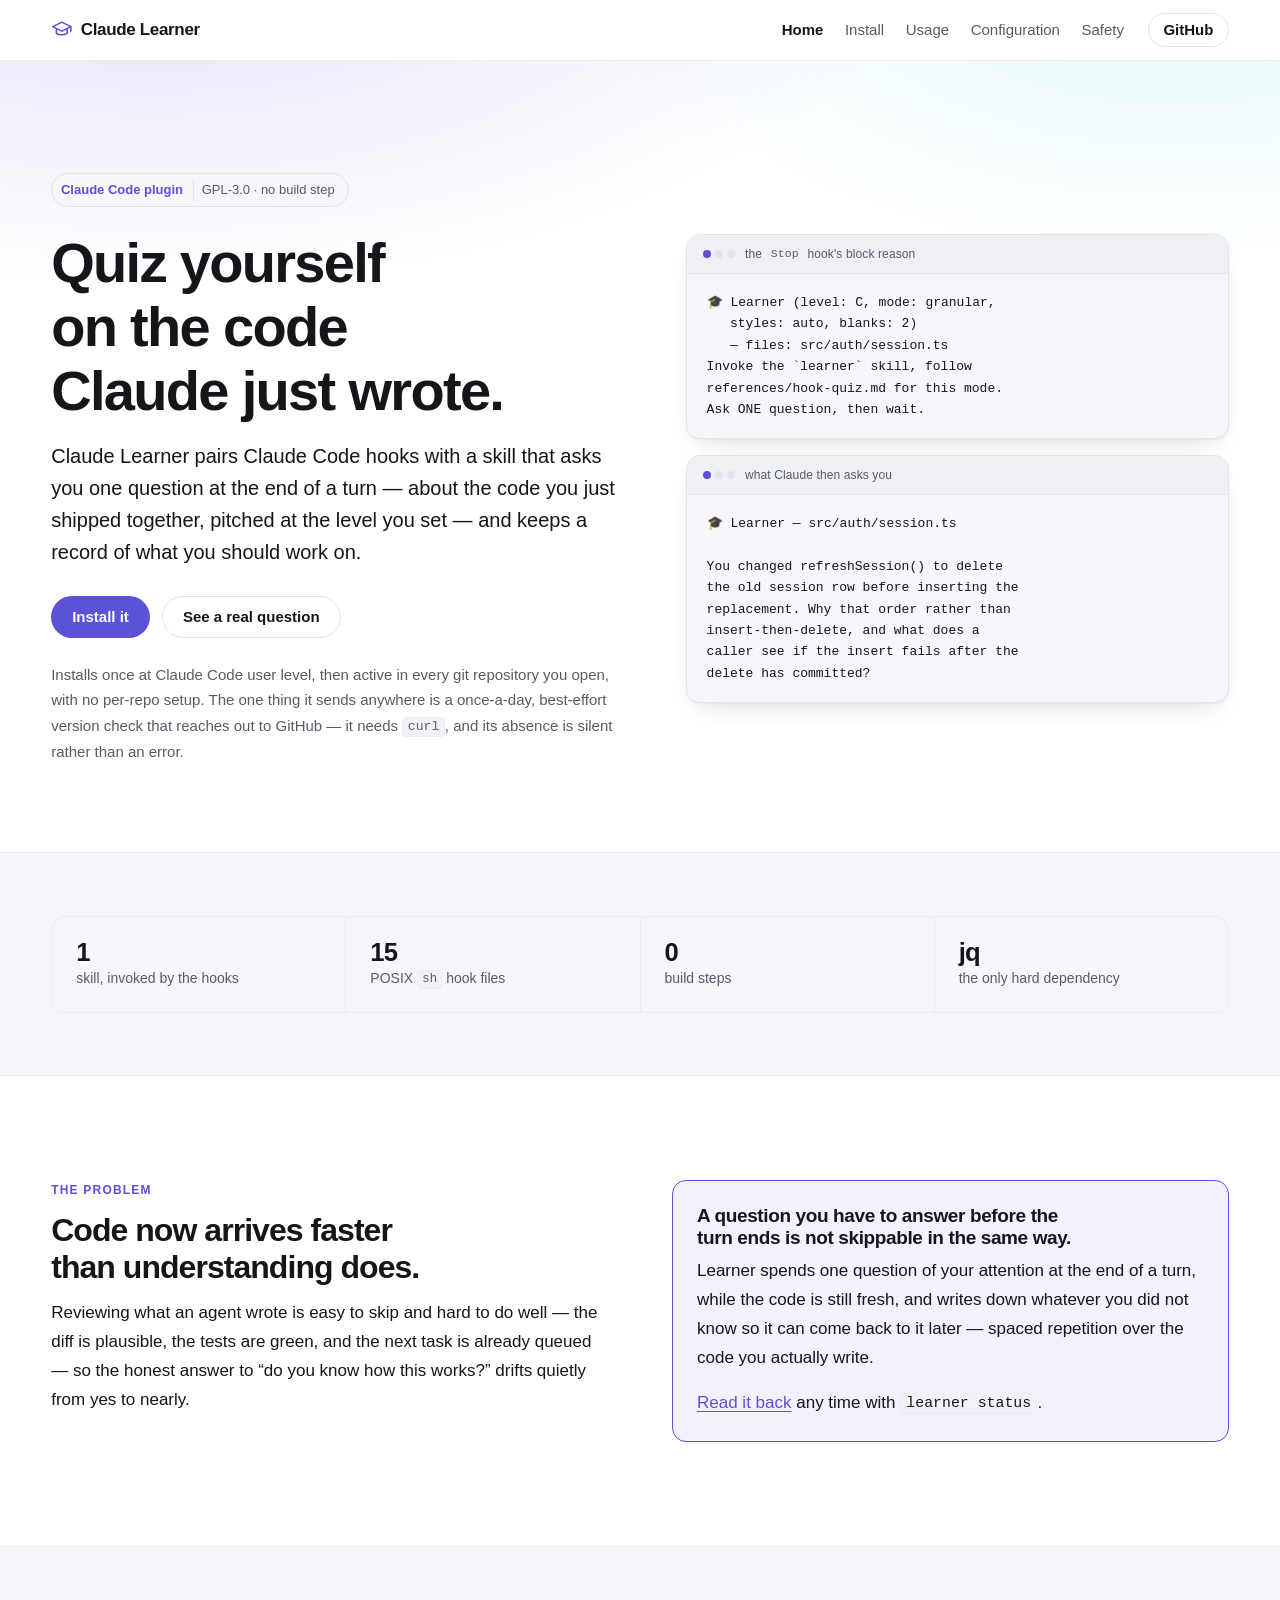
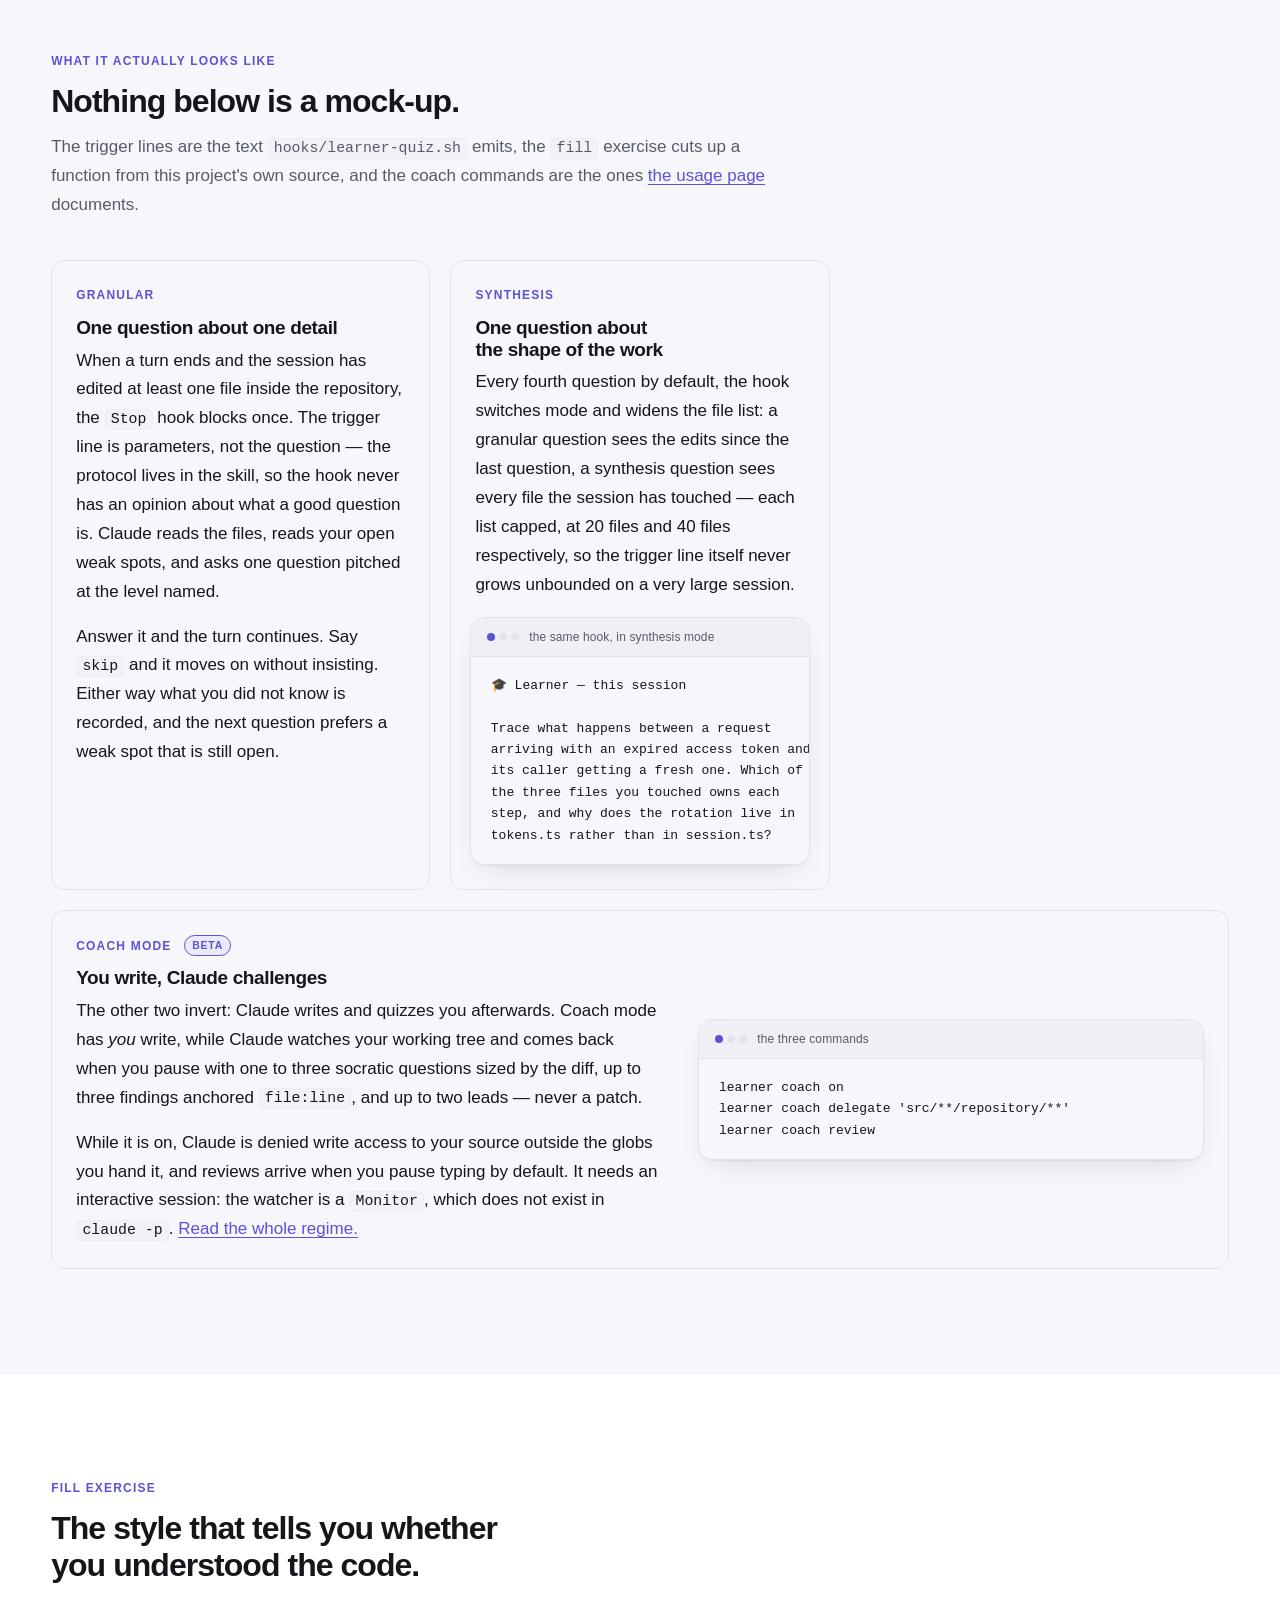
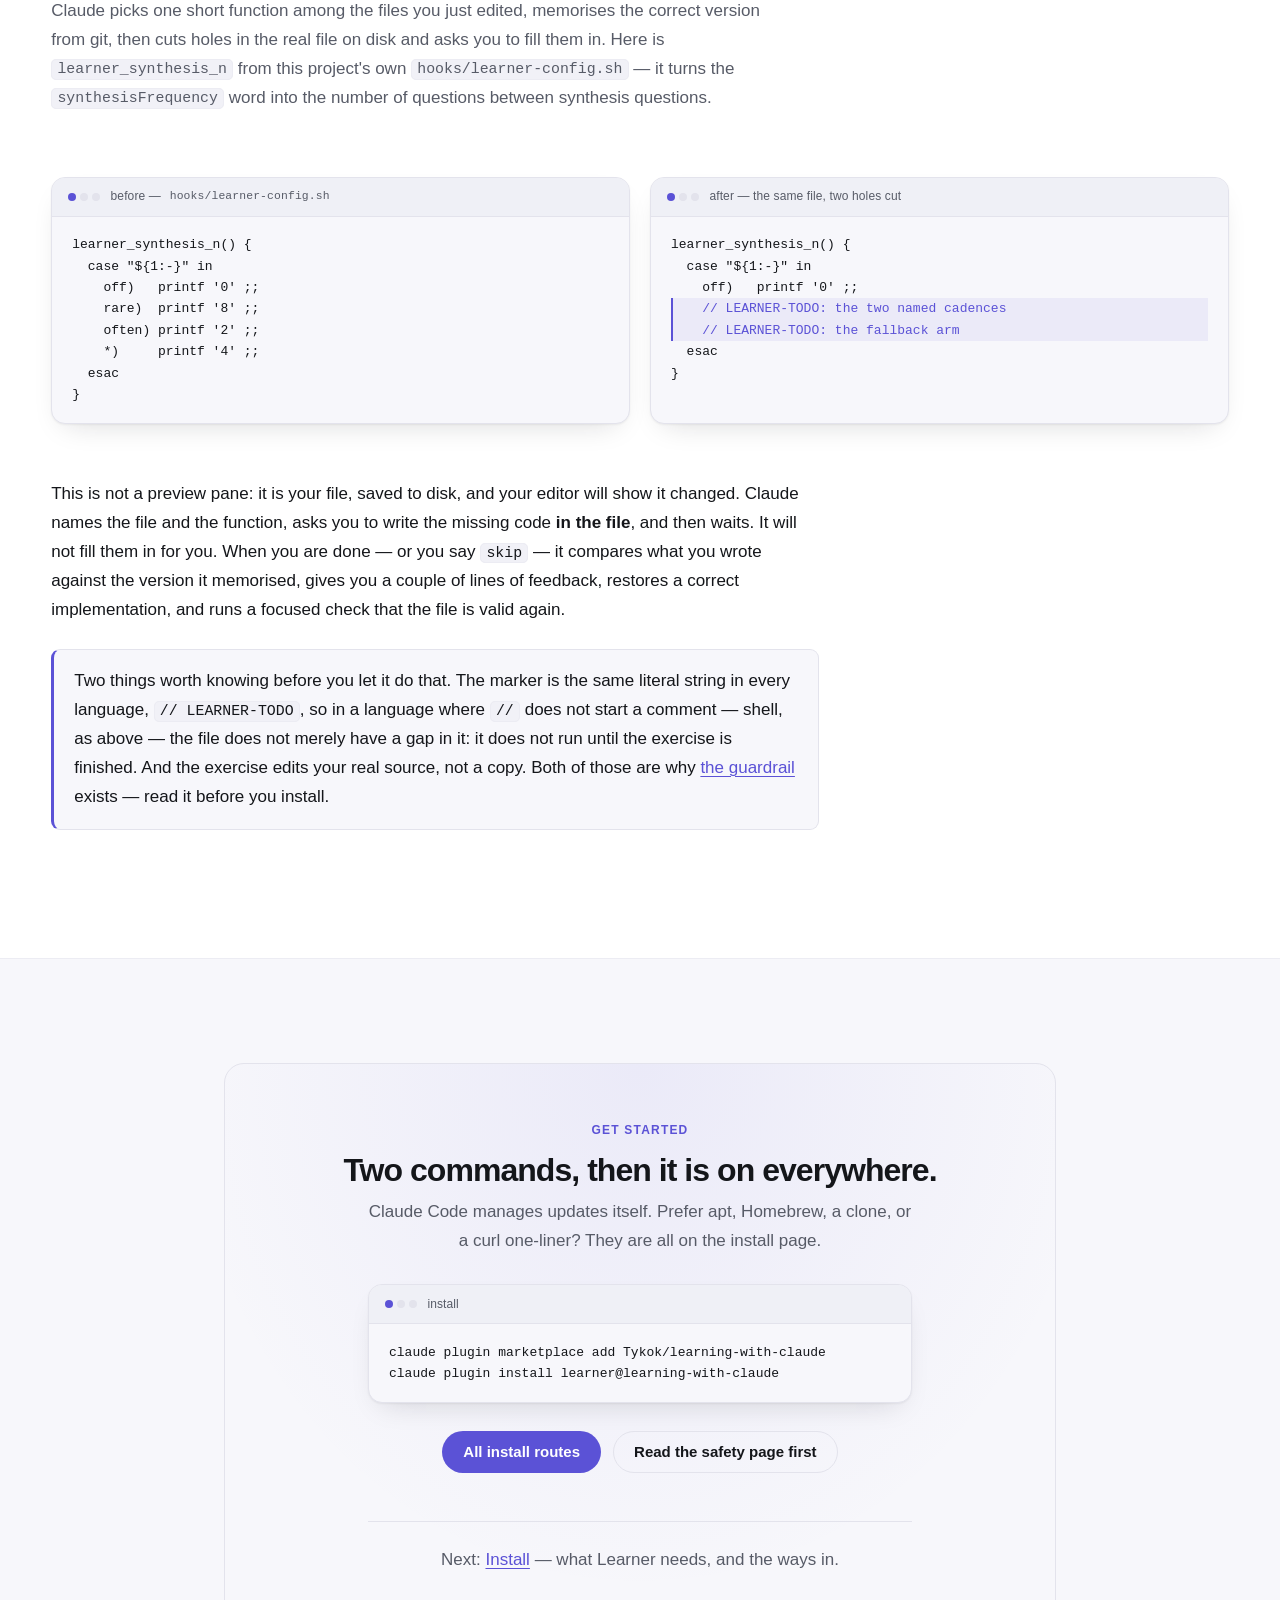
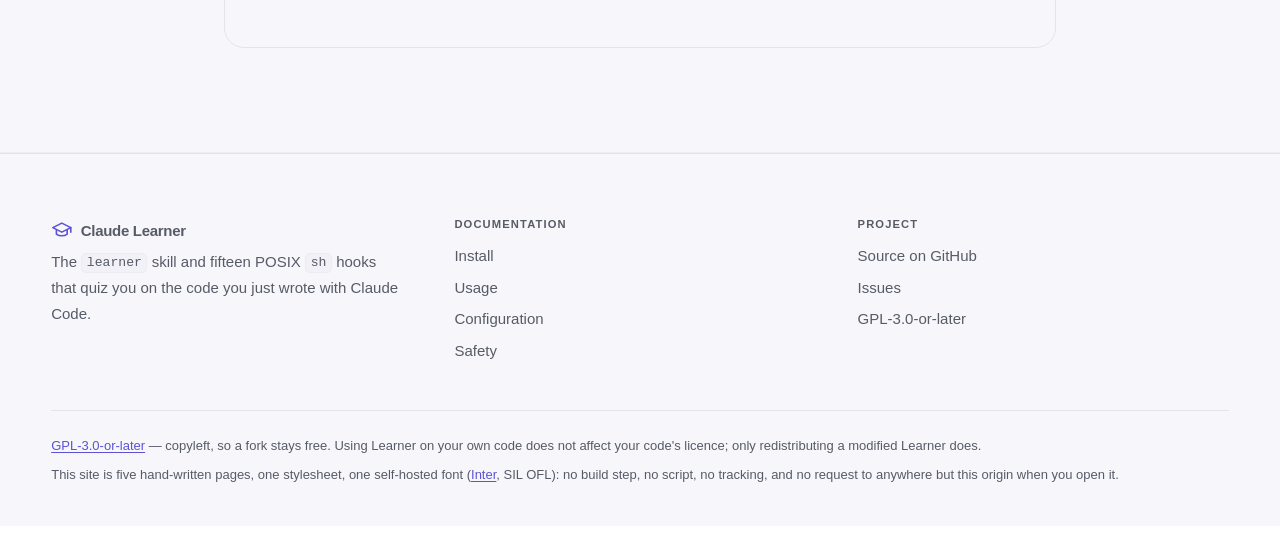
<file: docs/index.html>
<!doctype html>
<html lang="en">
<head>
<meta charset="utf-8">
<meta name="viewport" content="width=device-width, initial-scale=1">
<title>Claude Learner — quiz yourself on the code Claude just wrote</title>
<meta name="description" content="Claude Code hooks and a skill that quiz you on the code they just wrote with you, at your level, and track what to work on.">
<link rel="stylesheet" href="assets/style.css">
</head>
<body>

<a class="skip" href="#main">Skip to content</a>

<header class="site-bar">
  <div class="site-inner">
    <a class="brand" href="index.html">
      <svg viewBox="0 0 24 24" fill="none" stroke="currentColor" stroke-width="1.8" stroke-linecap="round" stroke-linejoin="round" aria-hidden="true">
        <path d="M2 8.5 12 3.5l10 5-10 5z"/>
        <path d="M6 11v4.6c0 0 2.4 1.9 6 1.9s6-1.9 6-1.9V11"/>
        <path d="M22 8.5v5"/>
      </svg>
      Claude Learner
    </a>
    <nav class="site" aria-label="Sections">
      <ul>
        <li><a href="index.html" aria-current="page">Home</a></li>
        <li><a href="install.html">Install</a></li>
        <li><a href="usage.html">Usage</a></li>
        <li><a href="config.html">Configuration</a></li>
        <li><a href="safety.html">Safety</a></li>
      </ul>
      <a class="btn btn-ghost btn-sm" href="https://github.com/Tykok/learning-with-claude">GitHub</a>
    </nav>
  </div>
</header>

<main id="main">

  <section class="hero">
    <div class="hero-grid">
      <div class="hero-copy">
        <p class="pill"><b>Claude Code plugin</b> GPL-3.0 · no build step</p>
        <h1>Quiz yourself on the code Claude just wrote.</h1>
        <p class="lede">Claude Learner pairs Claude Code hooks with a skill that asks you one
        question at the end of a turn — about the code you just shipped together, pitched at
        the level you set — and keeps a record of what you should work on.</p>
        <div class="btn-row">
          <a class="btn btn-primary" href="install.html">Install it</a>
          <a class="btn btn-ghost" href="#looks-like">See a real question</a>
        </div>
        <p class="sub">Installs once at Claude Code user level, then active in every git
        repository you open, with no per-repo setup. The one thing it sends anywhere is a
        once-a-day, best-effort version check that reaches out to GitHub — it needs
        <code>curl</code>, and its absence is silent rather than an error.</p>
      </div>

      <div class="hero-visual">
        <figure>
          <figcaption>the <code>Stop</code> hook's block reason</figcaption>
<pre><code>🎓 Learner (level: C, mode: granular,
   styles: auto, blanks: 2)
   — files: src/auth/session.ts
Invoke the `learner` skill, follow
references/hook-quiz.md for this mode.
Ask ONE question, then wait.</code></pre>
        </figure>
        <figure>
          <figcaption>what Claude then asks you</figcaption>
<pre><code>🎓 Learner — src/auth/session.ts

You changed refreshSession() to delete
the old session row before inserting the
replacement. Why that order rather than
insert-then-delete, and what does a
caller see if the insert fails after the
delete has committed?</code></pre>
        </figure>
      </div>
    </div>
  </section>

  <section class="band band-tight band-alt">
    <ul class="stats">
      <li><b>1</b><span>skill, invoked by the hooks</span></li>
      <li><b>15</b><span>POSIX <code>sh</code> hook files</span></li>
      <li><b>0</b><span>build steps</span></li>
      <li><b>jq</b><span>the only hard dependency</span></li>
    </ul>
  </section>

  <section class="band" id="problem">
    <div class="shell split">
      <div>
        <span class="eyebrow">The problem</span>
        <h2>Code now arrives faster than understanding does.</h2>
        <p>Reviewing what an agent wrote is easy to skip and hard to do well — the diff is
        plausible, the tests are green, and the next task is already queued — so the honest
        answer to “do you know how this works?” drifts quietly from yes to nearly.</p>
      </div>
      <div class="card card-accent">
        <h3>A question you have to answer before the turn ends is not skippable in the same way.</h3>
        <p>Learner spends one question of your attention at the end of a turn, while the code
        is still fresh, and writes down whatever you did not know so it can come back to it
        later — spaced repetition over the code you actually write.</p>
        <p><a href="usage.html#commands">Read it back</a> any time with
        <code>learner status</code>.</p>
      </div>
    </div>
  </section>

  <section class="band band-alt" id="looks-like">
    <div class="shell">
      <div class="section-head">
        <span class="eyebrow">What it actually looks like</span>
        <h2>Nothing below is a mock-up.</h2>
        <p>The trigger lines are the text <code>hooks/learner-quiz.sh</code> emits, the
        <code>fill</code> exercise cuts up a function from this project's own source, and the
        coach commands are the ones <a href="usage.html#coach">the usage page</a>
        documents.</p>
      </div>

      <div class="grid grid-2">
        <div class="card">
          <span class="eyebrow">Granular</span>
          <h3>One question about one detail</h3>
          <p>When a turn ends and the session has edited at least one file inside the
          repository, the <code>Stop</code> hook blocks once. The trigger line is parameters,
          not the question — the protocol lives in the skill, so the hook never has an opinion
          about what a good question is. Claude reads the files, reads your open weak spots,
          and asks one question pitched at the level named.</p>
          <p>Answer it and the turn continues. Say <code>skip</code> and it moves on without
          insisting. Either way what you did not know is recorded, and the next question
          prefers a weak spot that is still open.</p>
        </div>

        <div class="card">
          <span class="eyebrow">Synthesis</span>
          <h3>One question about the shape of the work</h3>
          <p>Every fourth question by default, the hook switches mode and widens the file list:
          a granular question sees the edits since the last question, a synthesis question sees
          every file the session has touched — each list capped, at 20 files and 40 files
          respectively, so the trigger line itself never grows unbounded on a very large
          session.</p>
          <figure>
            <figcaption>the same hook, in synthesis mode</figcaption>
<pre><code>🎓 Learner — this session

Trace what happens between a request
arriving with an expired access token and
its caller getting a fresh one. Which of
the three files you touched owns each
step, and why does the rotation live in
tokens.ts rather than in session.ts?</code></pre>
          </figure>
        </div>

        <div class="card card-wide">
          <div class="inner">
          <div>
          <span class="eyebrow">Coach mode <span class="tag">BETA</span></span>
          <h3>You write, Claude challenges</h3>
          <p>The other two invert: Claude writes and quizzes you afterwards. Coach mode has
          <em>you</em> write, while Claude watches your working tree and comes back when you
          pause with one to three socratic questions sized by the diff, up to three findings
          anchored <code>file:line</code>, and up to two leads — never a patch.</p>
          <p>While it is on, Claude is denied write access to your source outside the globs you
          hand it, and reviews arrive when you pause typing by default. It needs an interactive
          session: the watcher is a <code>Monitor</code>, which does not exist in
          <code>claude -p</code>. <a href="usage.html#coach">Read the whole regime.</a></p>
          </div>
          <figure>
            <figcaption>the three commands</figcaption>
<pre><code>learner coach on
learner coach delegate 'src/**/repository/**'
learner coach review</code></pre>
          </figure>
          </div>
        </div>
      </div>
    </div>
  </section>

  <section class="band" id="fill">
    <div class="shell">
      <div class="section-head">
        <span class="eyebrow">Fill exercise</span>
        <h2>The style that tells you whether you understood the code.</h2>
        <p>Claude picks one short function among the files you just edited, memorises the
        correct version from git, then cuts holes in the real file on disk and asks you to fill
        them in. Here is <code>learner_synthesis_n</code> from this project's own
        <code>hooks/learner-config.sh</code> — it turns the <code>synthesisFrequency</code>
        word into the number of questions between synthesis questions.</p>
      </div>

      <div class="grid grid-2">
        <figure>
          <figcaption>before — <code>hooks/learner-config.sh</code></figcaption>
<pre><code>learner_synthesis_n() {
  case "${1:-}" in
    off)   printf '0' ;;
    rare)  printf '8' ;;
    often) printf '2' ;;
    *)     printf '4' ;;
  esac
}</code></pre>
        </figure>
        <figure>
          <figcaption>after — the same file, two holes cut</figcaption>
<pre><code>learner_synthesis_n() {
  case "${1:-}" in
    off)   printf '0' ;;
<span class="hl">    // LEARNER-TODO: the two named cadences</span>
<span class="hl">    // LEARNER-TODO: the fallback arm</span>
  esac
}</code></pre>
        </figure>
      </div>

      <div class="prose">
        <p>This is not a preview pane: it is your file, saved to disk, and your editor will show
        it changed. Claude names the file and the function, asks you to write the missing code
        <strong>in the file</strong>, and then waits. It will not fill them in for you. When you
        are done — or you say <code>skip</code> — it compares what you wrote against the version
        it memorised, gives you a couple of lines of feedback, restores a correct
        implementation, and runs a focused check that the file is valid again.</p>

        <div class="note">
          <p>Two things worth knowing before you let it do that. The marker is the same literal
          string in every language, <code>// LEARNER-TODO</code>, so in a language where
          <code>//</code> does not start a comment — shell, as above — the file does not merely
          have a gap in it: it does not run until the exercise is finished. And the exercise
          edits your real source, not a copy. Both of those are why
          <a href="safety.html#guardrail">the guardrail</a> exists — read it before you
          install.</p>
        </div>
      </div>
    </div>
  </section>

  <section class="band band-alt">
    <div class="cta">
      <span class="eyebrow">Get started</span>
      <h2>Two commands, then it is on everywhere.</h2>
      <p>Claude Code manages updates itself. Prefer apt, Homebrew, a clone, or a curl
      one-liner? They are all on the install page.</p>
      <figure>
        <figcaption>install</figcaption>
<pre><code>claude plugin marketplace add Tykok/learning-with-claude
claude plugin install learner@learning-with-claude</code></pre>
      </figure>
      <div class="btn-row">
        <a class="btn btn-primary" href="install.html">All install routes</a>
        <a class="btn btn-ghost" href="safety.html">Read the safety page first</a>
      </div>
      <p class="next">Next: <a href="install.html">Install</a> — what Learner needs, and
      the ways in.</p>
    </div>
  </section>

</main>

<footer class="site-footer">
  <div class="foot-grid">
    <div class="foot-brand">
      <a class="brand" href="index.html">
        <svg viewBox="0 0 24 24" fill="none" stroke="currentColor" stroke-width="1.8" stroke-linecap="round" stroke-linejoin="round" aria-hidden="true">
          <path d="M2 8.5 12 3.5l10 5-10 5z"/>
          <path d="M6 11v4.6c0 0 2.4 1.9 6 1.9s6-1.9 6-1.9V11"/>
          <path d="M22 8.5v5"/>
        </svg>
        Claude Learner
      </a>
      <p>The <code>learner</code> skill and fifteen POSIX <code>sh</code> hooks that quiz you on the code you just
      wrote with Claude Code.</p>
    </div>
    <div>
      <h2>Documentation</h2>
      <ul>
        <li><a href="install.html">Install</a></li>
        <li><a href="usage.html">Usage</a></li>
        <li><a href="config.html">Configuration</a></li>
        <li><a href="safety.html">Safety</a></li>
      </ul>
    </div>
    <div>
      <h2>Project</h2>
      <ul>
        <li><a href="https://github.com/Tykok/learning-with-claude">Source on GitHub</a></li>
        <li><a href="https://github.com/Tykok/learning-with-claude/issues">Issues</a></li>
        <li><a href="https://github.com/Tykok/learning-with-claude/blob/main/LICENSE">GPL-3.0-or-later</a></li>
      </ul>
    </div>
  </div>
  <div class="foot-note">
    <p><a href="https://github.com/Tykok/learning-with-claude/blob/main/LICENSE">GPL-3.0-or-later</a>
    — copyleft, so a fork stays free. Using Learner on your own code does not affect your code's
    licence; only redistributing a modified Learner does.</p>
    <p>This site is five hand-written pages, one stylesheet, one self-hosted font
    (<a href="https://github.com/rsms/inter">Inter</a>, SIL OFL): no build step, no script, no tracking, and no request to anywhere but
    this origin when you open it.</p>
  </div>
</footer>

</body>
</html>
</file>
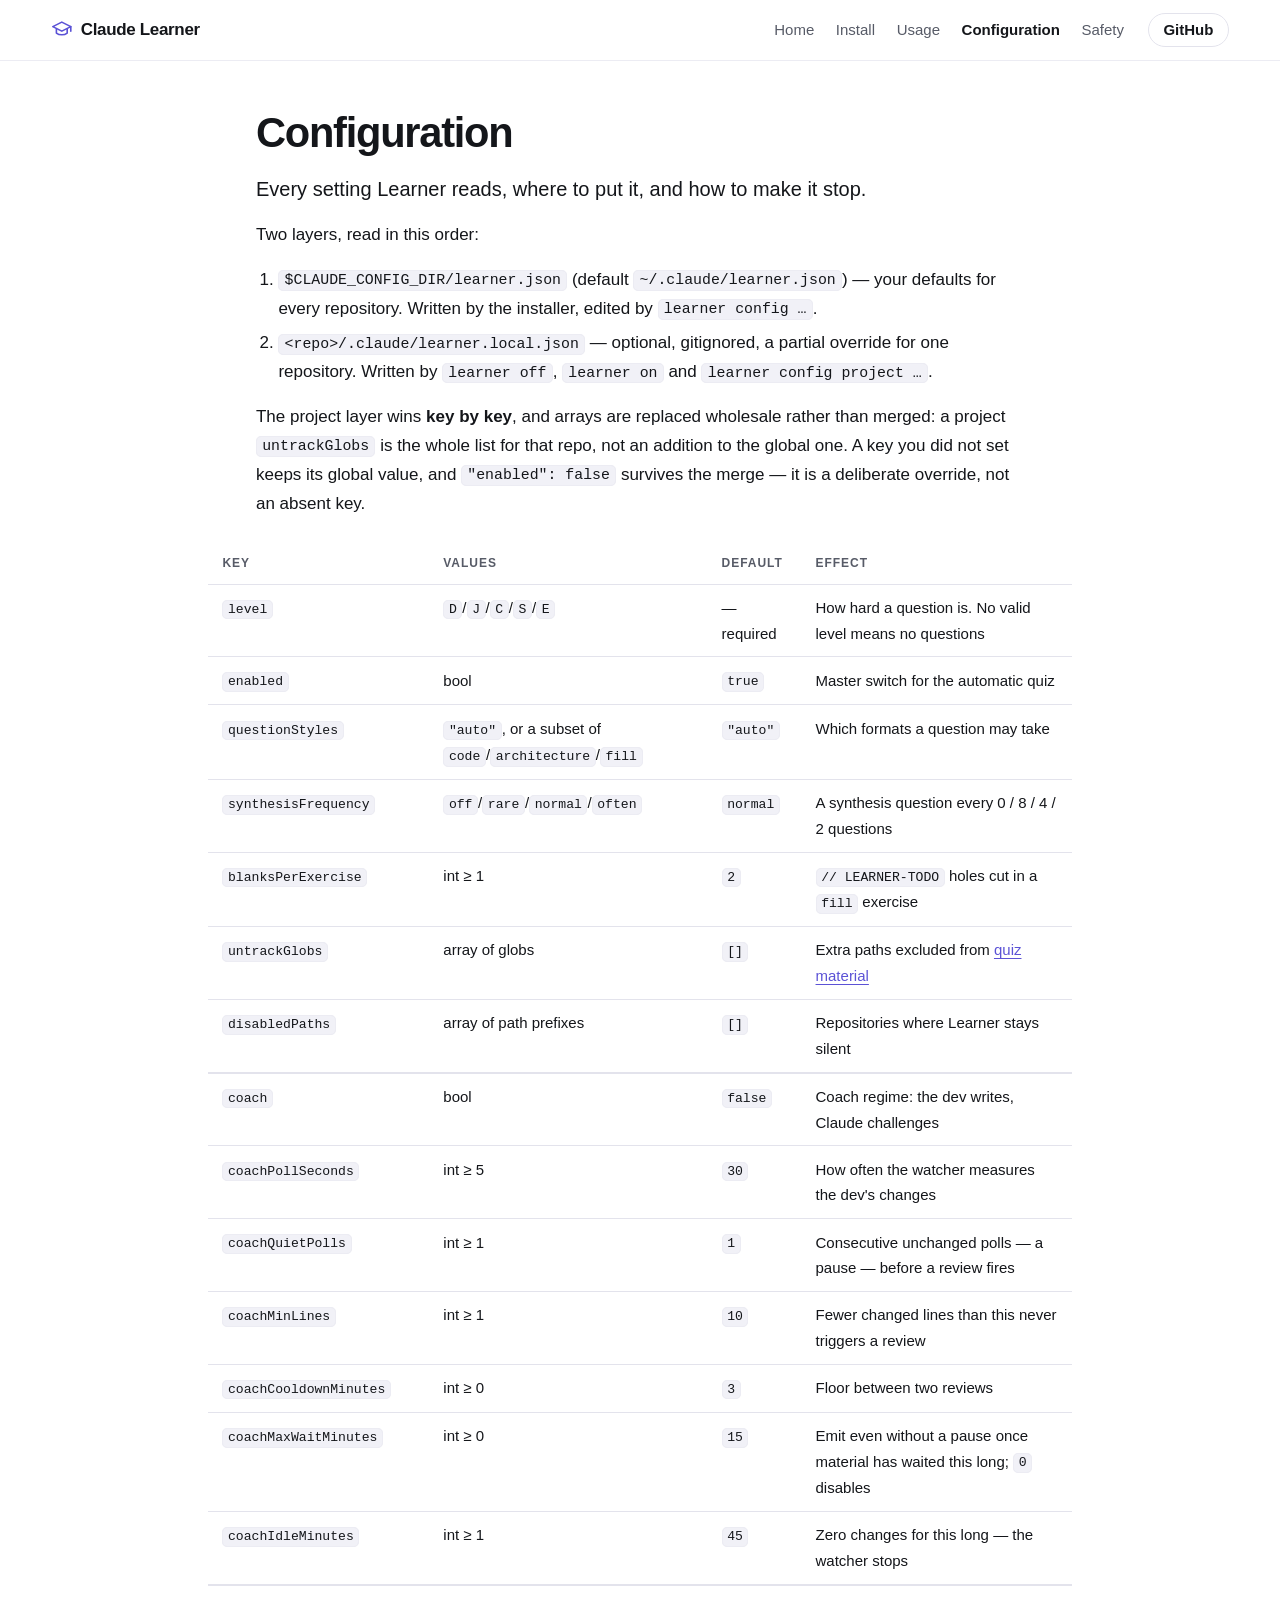
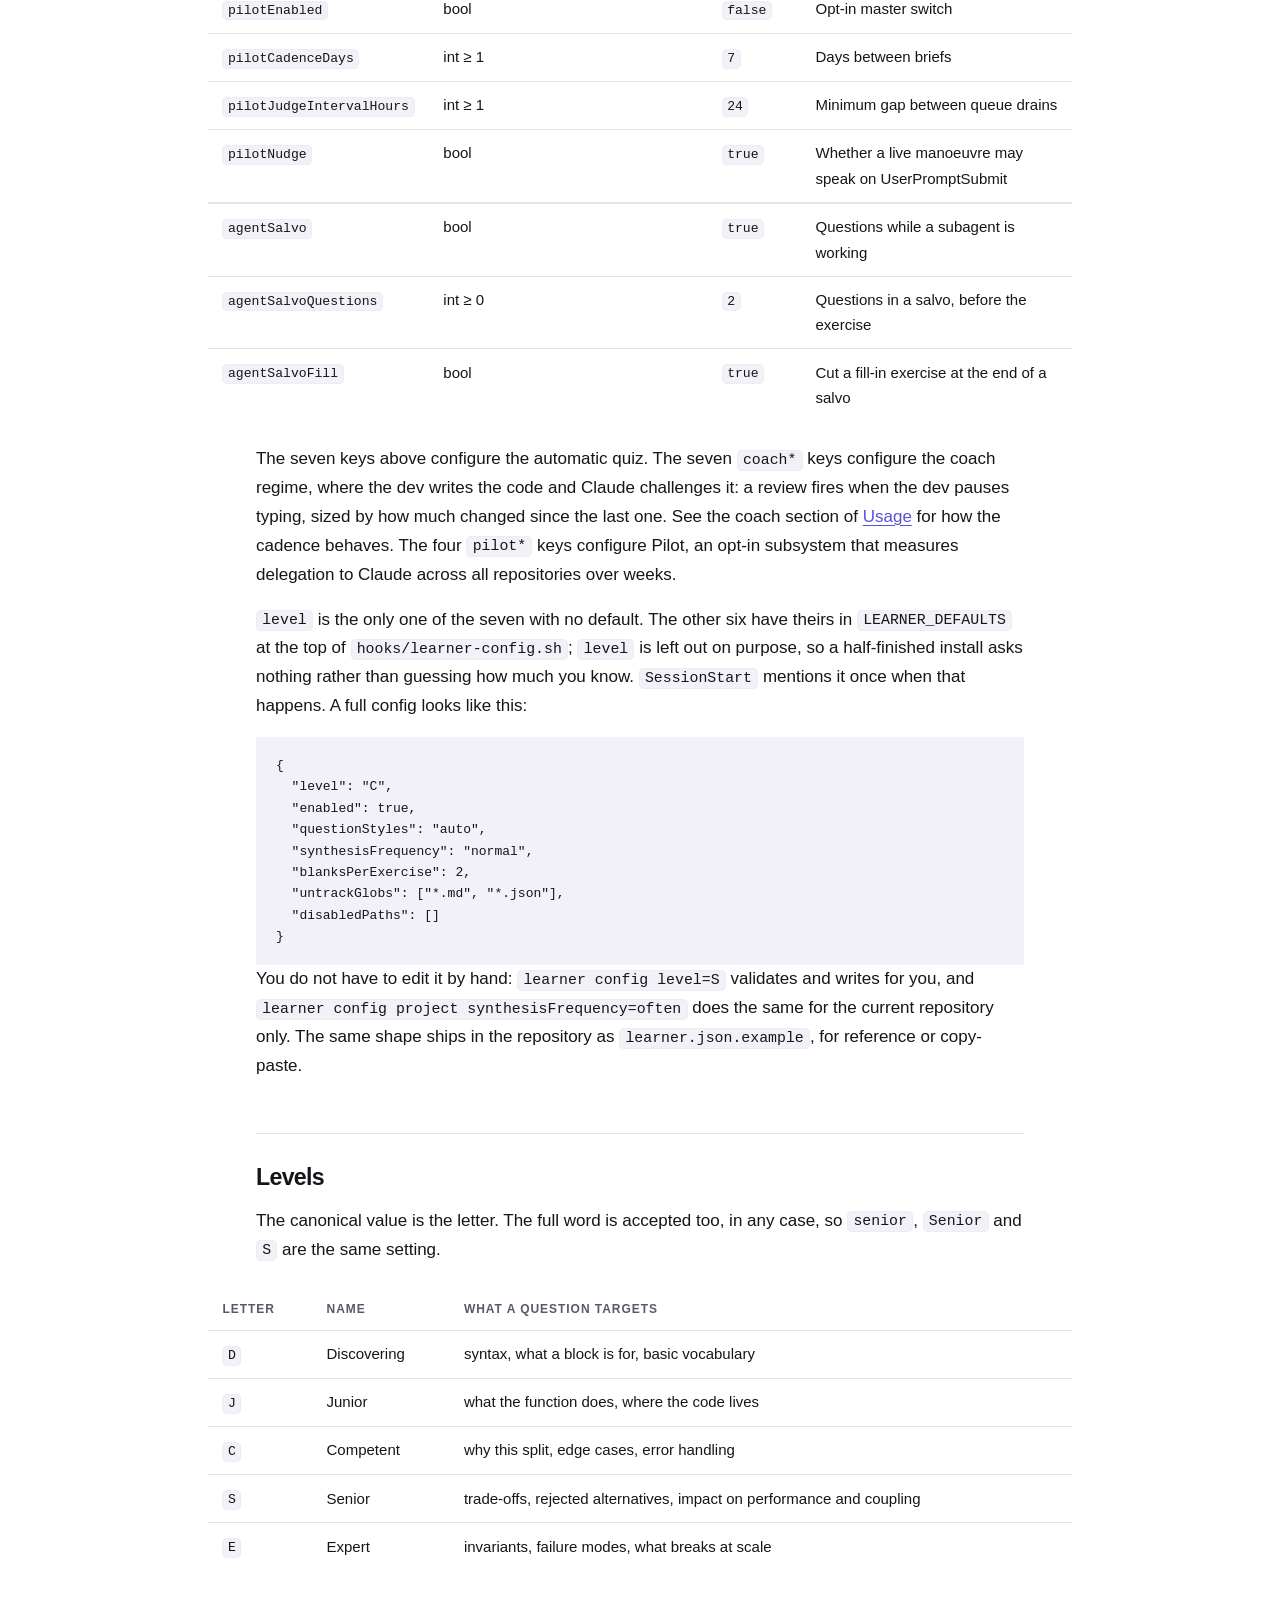
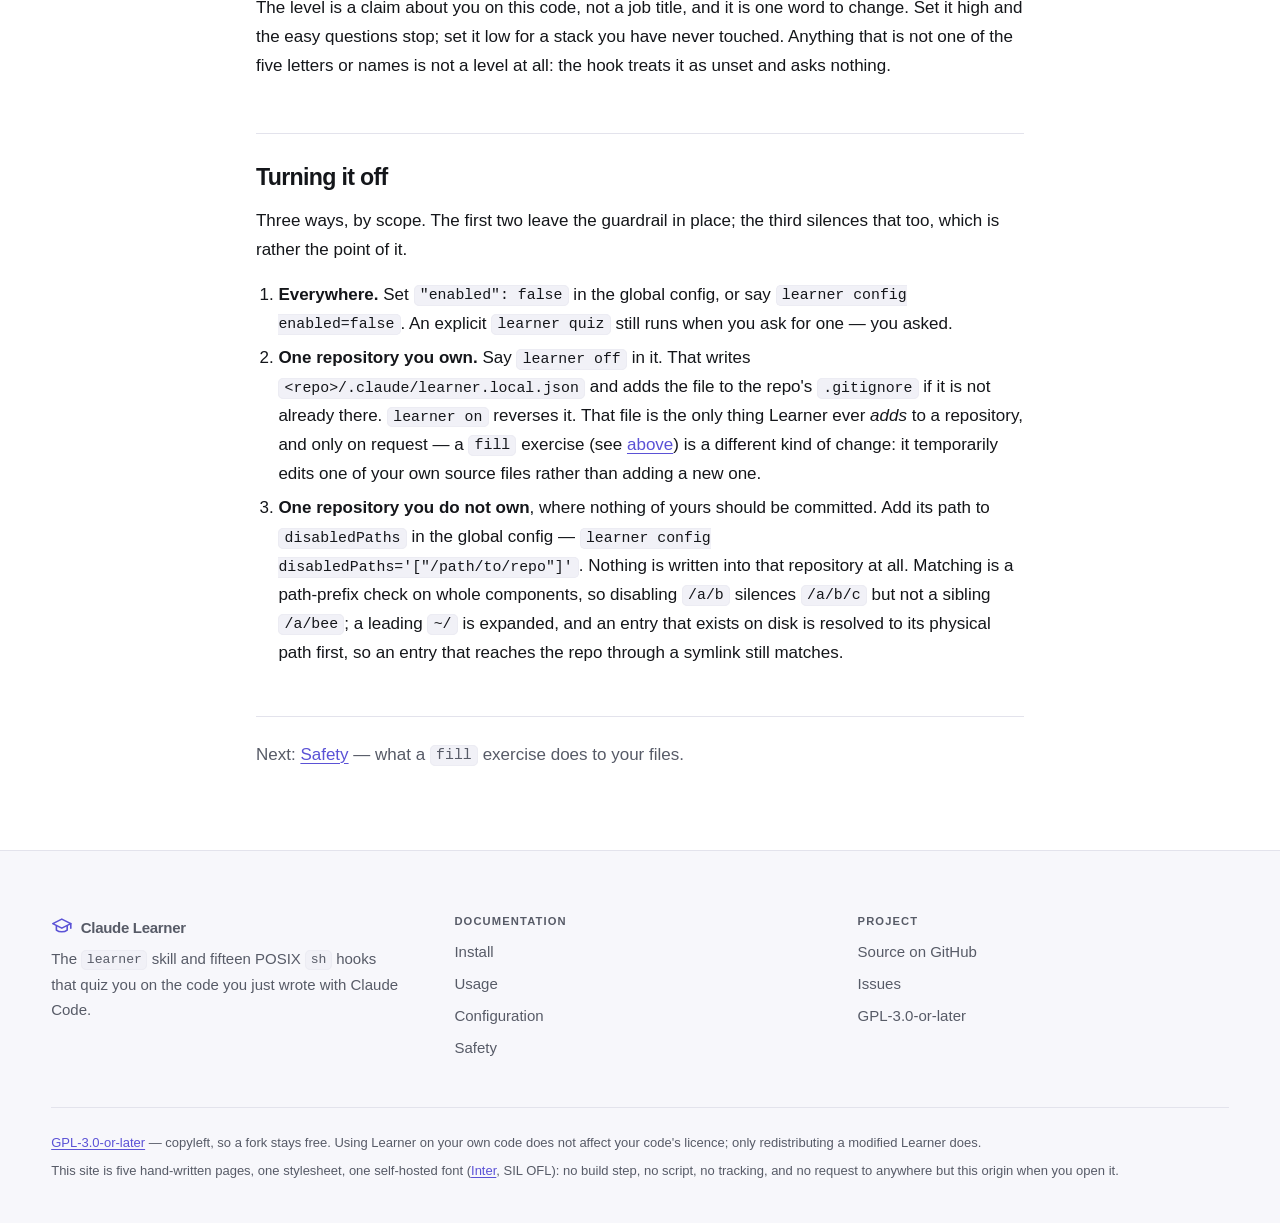
<file: docs/config.html>
<!doctype html>
<html lang="en">
<head>
<meta charset="utf-8">
<meta name="viewport" content="width=device-width, initial-scale=1">
<title>Configuration — Claude Learner</title>
<meta name="description" content="Every setting Claude Learner reads, the two layers it reads them from, the five levels, and the three ways to make it stop.">
<link rel="stylesheet" href="assets/style.css">
</head>
<body>

<a class="skip" href="#main">Skip to content</a>

<header class="site-bar">
  <div class="site-inner">
    <a class="brand" href="index.html">
      <svg viewBox="0 0 24 24" fill="none" stroke="currentColor" stroke-width="1.8" stroke-linecap="round" stroke-linejoin="round" aria-hidden="true">
        <path d="M2 8.5 12 3.5l10 5-10 5z"/>
        <path d="M6 11v4.6c0 0 2.4 1.9 6 1.9s6-1.9 6-1.9V11"/>
        <path d="M22 8.5v5"/>
      </svg>
      Claude Learner
    </a>
    <nav class="site" aria-label="Sections">
      <ul>
        <li><a href="index.html">Home</a></li>
        <li><a href="install.html">Install</a></li>
        <li><a href="usage.html">Usage</a></li>
        <li><a href="config.html" aria-current="page">Configuration</a></li>
        <li><a href="safety.html">Safety</a></li>
      </ul>
      <a class="btn btn-ghost btn-sm" href="https://github.com/Tykok/learning-with-claude">GitHub</a>
    </nav>
  </div>
</header>

<main class="doc" id="main">

  <h1 id="config">Configuration</h1>
  <p class="lede">Every setting Learner reads, where to put it, and how to make it
  stop.</p>

  <p>Two layers, read in this order:</p>

  <ol>
    <li><code>$CLAUDE_CONFIG_DIR/learner.json</code> (default
    <code>~/.claude/learner.json</code>) — your defaults for every repository. Written by
    the installer, edited by <code>learner config …</code>.</li>
    <li><code>&lt;repo&gt;/.claude/learner.local.json</code> — optional, gitignored, a
    partial override for one repository. Written by <code>learner off</code>,
    <code>learner on</code> and <code>learner config project …</code>.</li>
  </ol>

  <p>The project layer wins <strong>key by key</strong>, and arrays are replaced
  wholesale rather than merged: a project <code>untrackGlobs</code> is the whole list for
  that repo, not an addition to the global one. A key you did not set keeps its global
  value, and <code>"enabled": false</code> survives the merge — it is a deliberate
  override, not an absent key.</p>

  <div class="scroll">
  <table>
    <thead>
      <tr><th scope="col">Key</th><th scope="col">Values</th><th scope="col">Default</th><th scope="col">Effect</th></tr>
    </thead>
    <tbody>
      <tr><td><code>level</code></td><td><code>D</code>/<code>J</code>/<code>C</code>/<code>S</code>/<code>E</code></td><td>— required</td><td>How hard a question is. No valid level means no questions</td></tr>
      <tr><td><code>enabled</code></td><td>bool</td><td><code>true</code></td><td>Master switch for the automatic quiz</td></tr>
      <tr><td><code>questionStyles</code></td><td class="wrap"><code>"auto"</code>, or a subset of <code>code</code>/<code>architecture</code>/<code>fill</code></td><td><code>"auto"</code></td><td>Which formats a question may take</td></tr>
      <tr><td><code>synthesisFrequency</code></td><td><code>off</code>/<code>rare</code>/<code>normal</code>/<code>often</code></td><td><code>normal</code></td><td>A synthesis question every 0 / 8 / 4 / 2 questions</td></tr>
      <tr><td><code>blanksPerExercise</code></td><td>int ≥ 1</td><td><code>2</code></td><td><code>// LEARNER-TODO</code> holes cut in a <code>fill</code> exercise</td></tr>
      <tr><td><code>untrackGlobs</code></td><td>array of globs</td><td><code>[]</code></td><td>Extra paths excluded from <a href="safety.html#material">quiz material</a></td></tr>
      <tr><td><code>disabledPaths</code></td><td>array of path prefixes</td><td><code>[]</code></td><td>Repositories where Learner stays silent</td></tr>
    </tbody>
    <tbody class="group-coach">
      <tr><td><code>coach</code></td><td>bool</td><td><code>false</code></td><td>Coach regime: the dev writes, Claude challenges</td></tr>
      <tr><td><code>coachPollSeconds</code></td><td>int ≥ 5</td><td><code>30</code></td><td>How often the watcher measures the dev's changes</td></tr>
      <tr><td><code>coachQuietPolls</code></td><td>int ≥ 1</td><td><code>1</code></td><td>Consecutive unchanged polls — a pause — before a review fires</td></tr>
      <tr><td><code>coachMinLines</code></td><td>int ≥ 1</td><td><code>10</code></td><td>Fewer changed lines than this never triggers a review</td></tr>
      <tr><td><code>coachCooldownMinutes</code></td><td>int ≥ 0</td><td><code>3</code></td><td>Floor between two reviews</td></tr>
      <tr><td><code>coachMaxWaitMinutes</code></td><td>int ≥ 0</td><td><code>15</code></td><td>Emit even without a pause once material has waited this long; <code>0</code> disables</td></tr>
      <tr><td><code>coachIdleMinutes</code></td><td>int ≥ 1</td><td><code>45</code></td><td>Zero changes for this long — the watcher stops</td></tr>
    </tbody>
    <tbody class="group-pilot">
      <tr><td><code>pilotEnabled</code></td><td>bool</td><td><code>false</code></td><td>Opt-in master switch</td></tr>
      <tr><td><code>pilotCadenceDays</code></td><td>int ≥ 1</td><td><code>7</code></td><td>Days between briefs</td></tr>
      <tr><td><code>pilotJudgeIntervalHours</code></td><td>int ≥ 1</td><td><code>24</code></td><td>Minimum gap between queue drains</td></tr>
      <tr><td><code>pilotNudge</code></td><td>bool</td><td><code>true</code></td><td>Whether a live manoeuvre may speak on UserPromptSubmit</td></tr>
    </tbody>
    <tbody class="group-salvo">
      <tr><td><code>agentSalvo</code></td><td>bool</td><td><code>true</code></td><td>Questions while a subagent is working</td></tr>
      <tr><td><code>agentSalvoQuestions</code></td><td>int ≥ 0</td><td><code>2</code></td><td>Questions in a salvo, before the exercise</td></tr>
      <tr><td><code>agentSalvoFill</code></td><td>bool</td><td><code>true</code></td><td>Cut a fill-in exercise at the end of a salvo</td></tr>
    </tbody>
  </table>
  </div>

  <p>The seven keys above configure the automatic quiz. The seven <code>coach*</code> keys
  configure the coach regime, where the dev writes the code and Claude challenges it: a review
  fires when the dev pauses typing, sized by how much changed since the last one. See the coach
  section of <a href="usage.html">Usage</a> for how the cadence behaves. The four <code>pilot*</code> keys
  configure Pilot, an opt-in subsystem that measures delegation to Claude across all repositories over weeks.</p>

  <p><code>level</code> is the only one of the seven with no default. The other six have
  theirs in <code>LEARNER_DEFAULTS</code> at the top of
  <code>hooks/learner-config.sh</code>; <code>level</code> is left out on purpose, so a
  half-finished install asks nothing rather than guessing how much you know.
  <code>SessionStart</code> mentions it once when that happens. A full config looks like
  this:</p>

<pre><code>{
  "level": "C",
  "enabled": true,
  "questionStyles": "auto",
  "synthesisFrequency": "normal",
  "blanksPerExercise": 2,
  "untrackGlobs": ["*.md", "*.json"],
  "disabledPaths": []
}</code></pre>

  <p>You do not have to edit it by hand: <code>learner config level=S</code> validates
  and writes for you, and <code>learner config project synthesisFrequency=often</code>
  does the same for the current repository only. The same shape ships in the repository
  as <code>learner.json.example</code>, for reference or copy-paste.</p>

  <h2 id="levels">Levels</h2>

  <p>The canonical value is the letter. The full word is accepted too, in any case, so
  <code>senior</code>, <code>Senior</code> and <code>S</code> are the same setting.</p>

  <div class="scroll">
  <table>
    <thead>
      <tr><th scope="col">Letter</th><th scope="col">Name</th><th scope="col">What a question targets</th></tr>
    </thead>
    <tbody>
      <tr><td><code>D</code></td><td>Discovering</td><td>syntax, what a block is for, basic vocabulary</td></tr>
      <tr><td><code>J</code></td><td>Junior</td><td>what the function does, where the code lives</td></tr>
      <tr><td><code>C</code></td><td>Competent</td><td>why this split, edge cases, error handling</td></tr>
      <tr><td><code>S</code></td><td>Senior</td><td>trade-offs, rejected alternatives, impact on performance and coupling</td></tr>
      <tr><td><code>E</code></td><td>Expert</td><td>invariants, failure modes, what breaks at scale</td></tr>
    </tbody>
  </table>
  </div>

  <p>The level is a claim about you on this code, not a job title, and it is one word to
  change. Set it high and the easy questions stop; set it low for a stack you have never
  touched. Anything that is not one of the five letters or names is not a level at all:
  the hook treats it as unset and asks nothing.</p>

  <h2 id="off">Turning it off</h2>

  <p>Three ways, by scope. The first two leave the guardrail in place; the third silences
  that too, which is rather the point of it.</p>

  <ol>
    <li><strong>Everywhere.</strong> Set <code>"enabled": false</code> in the global
    config, or say <code>learner config enabled=false</code>. An explicit
    <code>learner quiz</code> still runs when you ask for one — you asked.</li>
    <li><strong>One repository you own.</strong> Say <code>learner off</code> in it. That
    writes <code>&lt;repo&gt;/.claude/learner.local.json</code> and adds the file to the
    repo's <code>.gitignore</code> if it is not already there.
    <code>learner on</code> reverses it. That file is the only thing Learner ever
    <em>adds</em> to a repository, and only on request — a <code>fill</code> exercise
    (see <a href="index.html#looks-like">above</a>) is a different kind of change: it temporarily
    edits one of your own source files rather than adding a new one.</li>
    <li><strong>One repository you do not own</strong>, where nothing of yours should be
    committed. Add its path to <code>disabledPaths</code> in the global config —
    <code>learner config disabledPaths='["/path/to/repo"]'</code>. Nothing is written
    into that repository at all. Matching is a path-prefix check on whole components, so
    disabling <code>/a/b</code> silences <code>/a/b/c</code> but not a sibling
    <code>/a/bee</code>; a leading <code>~/</code> is expanded, and an entry that exists
    on disk is resolved to its physical path first, so an entry that reaches the repo
    through a symlink still matches.</li>
  </ol>

  <p class="next">Next: <a href="safety.html">Safety</a> — what a <code>fill</code>
  exercise does to your files.</p>

</main>

<footer class="site-footer">
  <div class="foot-grid">
    <div class="foot-brand">
      <a class="brand" href="index.html">
        <svg viewBox="0 0 24 24" fill="none" stroke="currentColor" stroke-width="1.8" stroke-linecap="round" stroke-linejoin="round" aria-hidden="true">
          <path d="M2 8.5 12 3.5l10 5-10 5z"/>
          <path d="M6 11v4.6c0 0 2.4 1.9 6 1.9s6-1.9 6-1.9V11"/>
          <path d="M22 8.5v5"/>
        </svg>
        Claude Learner
      </a>
      <p>The <code>learner</code> skill and fifteen POSIX <code>sh</code> hooks that quiz you on the code you just
      wrote with Claude Code.</p>
    </div>
    <div>
      <h2>Documentation</h2>
      <ul>
        <li><a href="install.html">Install</a></li>
        <li><a href="usage.html">Usage</a></li>
        <li><a href="config.html">Configuration</a></li>
        <li><a href="safety.html">Safety</a></li>
      </ul>
    </div>
    <div>
      <h2>Project</h2>
      <ul>
        <li><a href="https://github.com/Tykok/learning-with-claude">Source on GitHub</a></li>
        <li><a href="https://github.com/Tykok/learning-with-claude/issues">Issues</a></li>
        <li><a href="https://github.com/Tykok/learning-with-claude/blob/main/LICENSE">GPL-3.0-or-later</a></li>
      </ul>
    </div>
  </div>
  <div class="foot-note">
    <p><a href="https://github.com/Tykok/learning-with-claude/blob/main/LICENSE">GPL-3.0-or-later</a>
    — copyleft, so a fork stays free. Using Learner on your own code does not affect your code's
    licence; only redistributing a modified Learner does.</p>
    <p>This site is five hand-written pages, one stylesheet, one self-hosted font
    (<a href="https://github.com/rsms/inter">Inter</a>, SIL OFL): no build step, no script,
    no tracking, and no request to anywhere but this origin when you open it.</p>
  </div>
</footer>
</body>
</html>
</file>
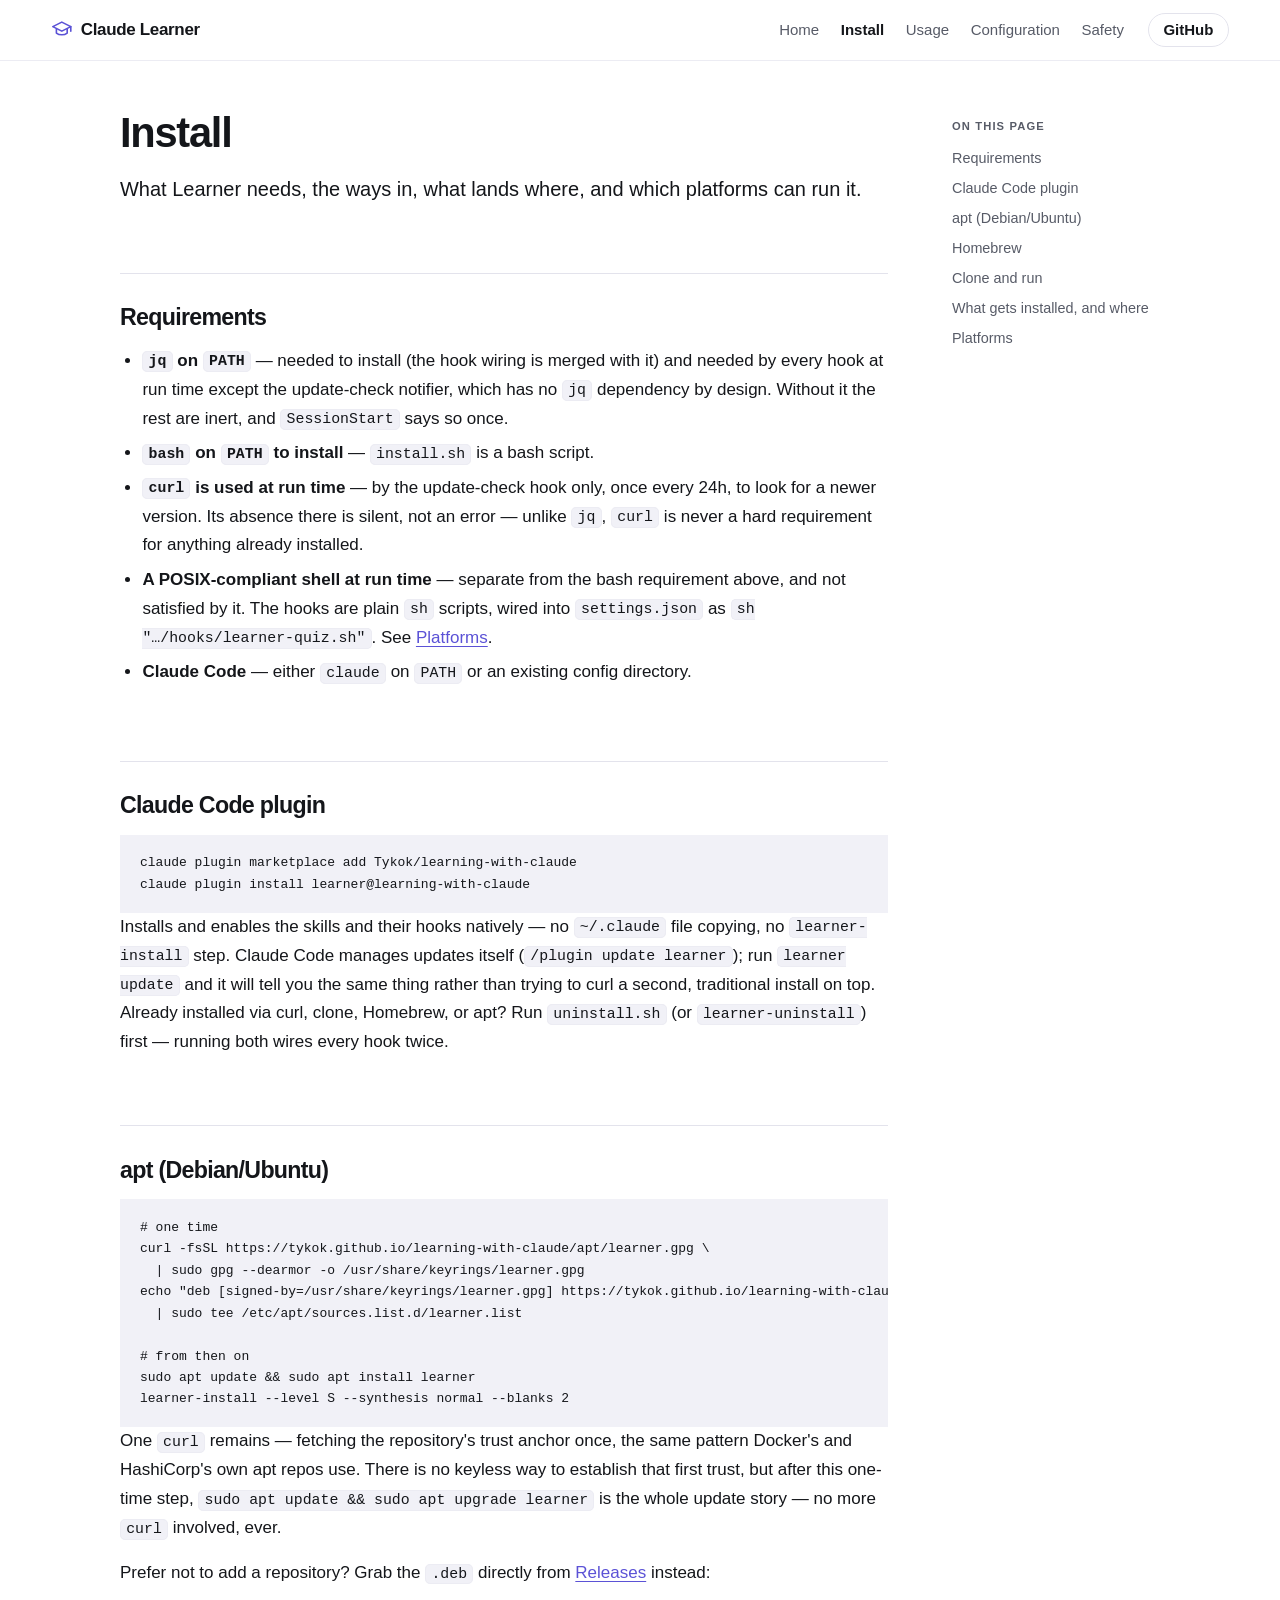
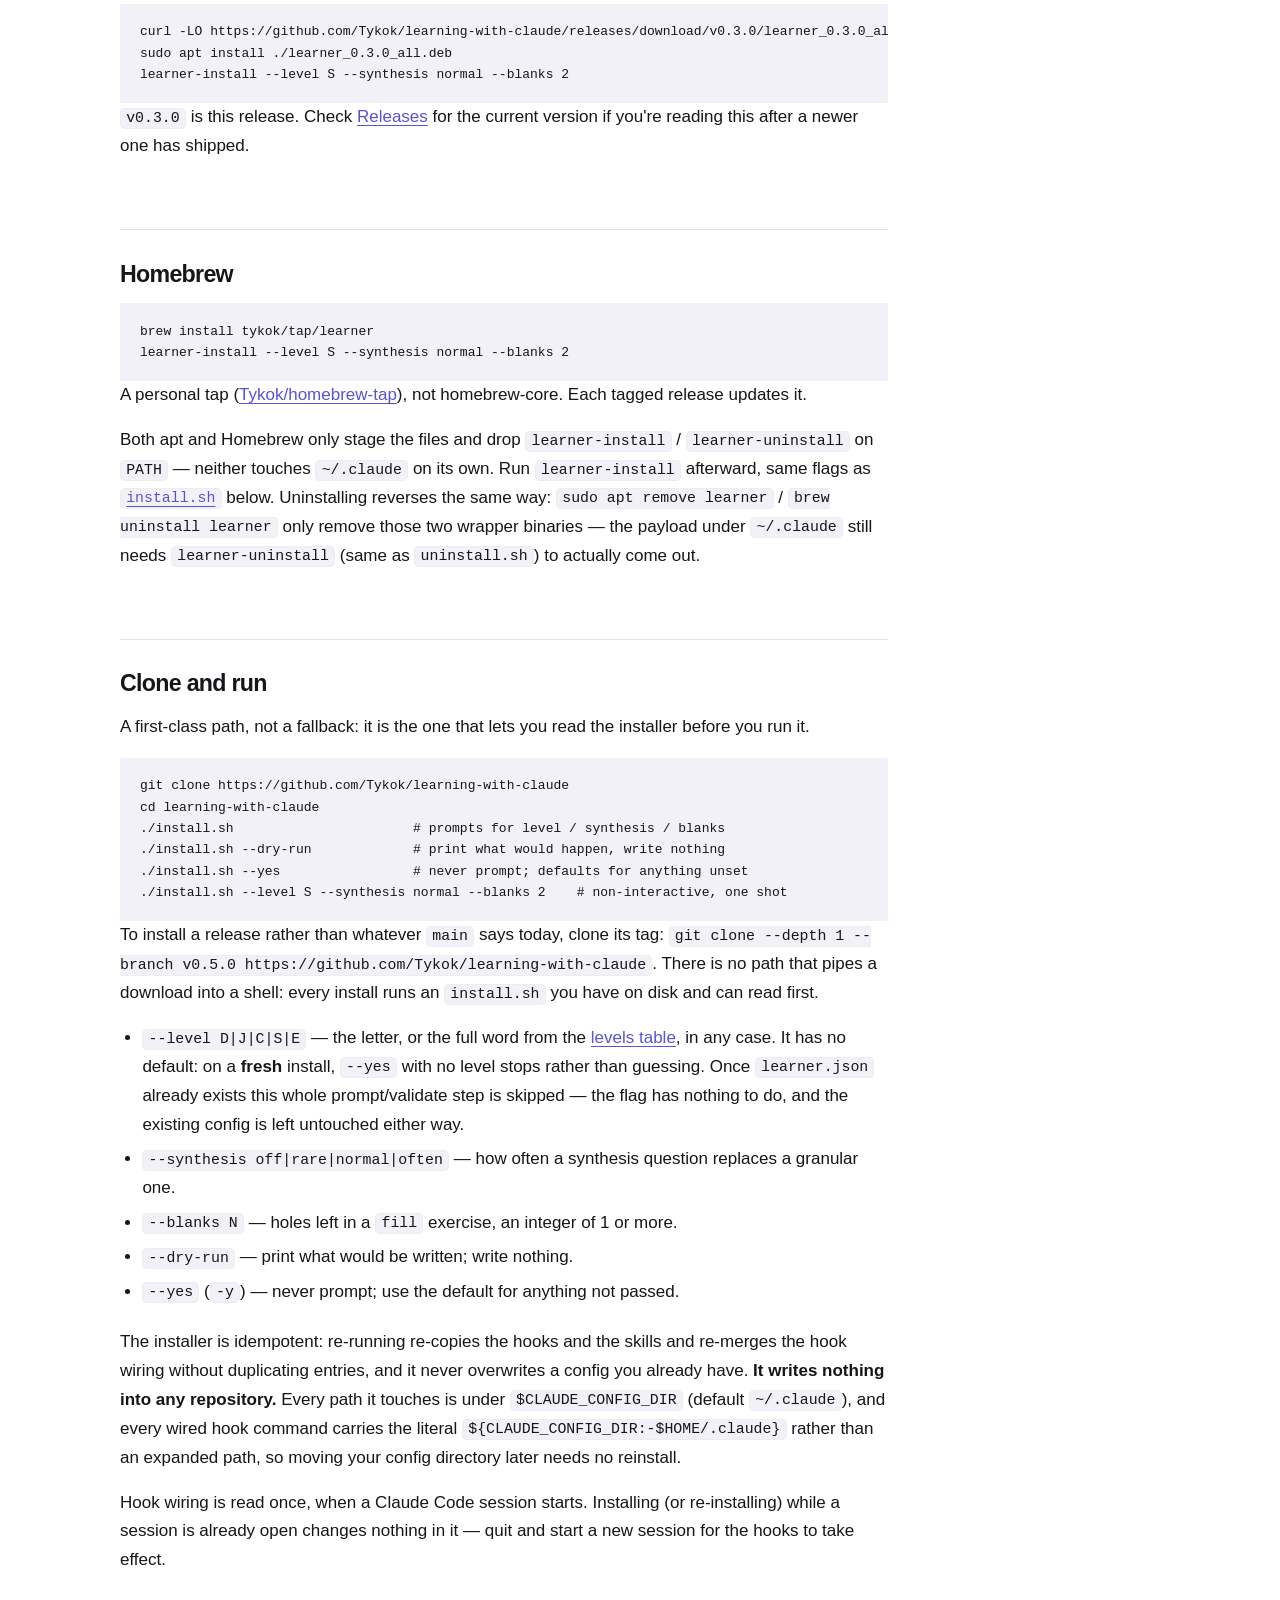
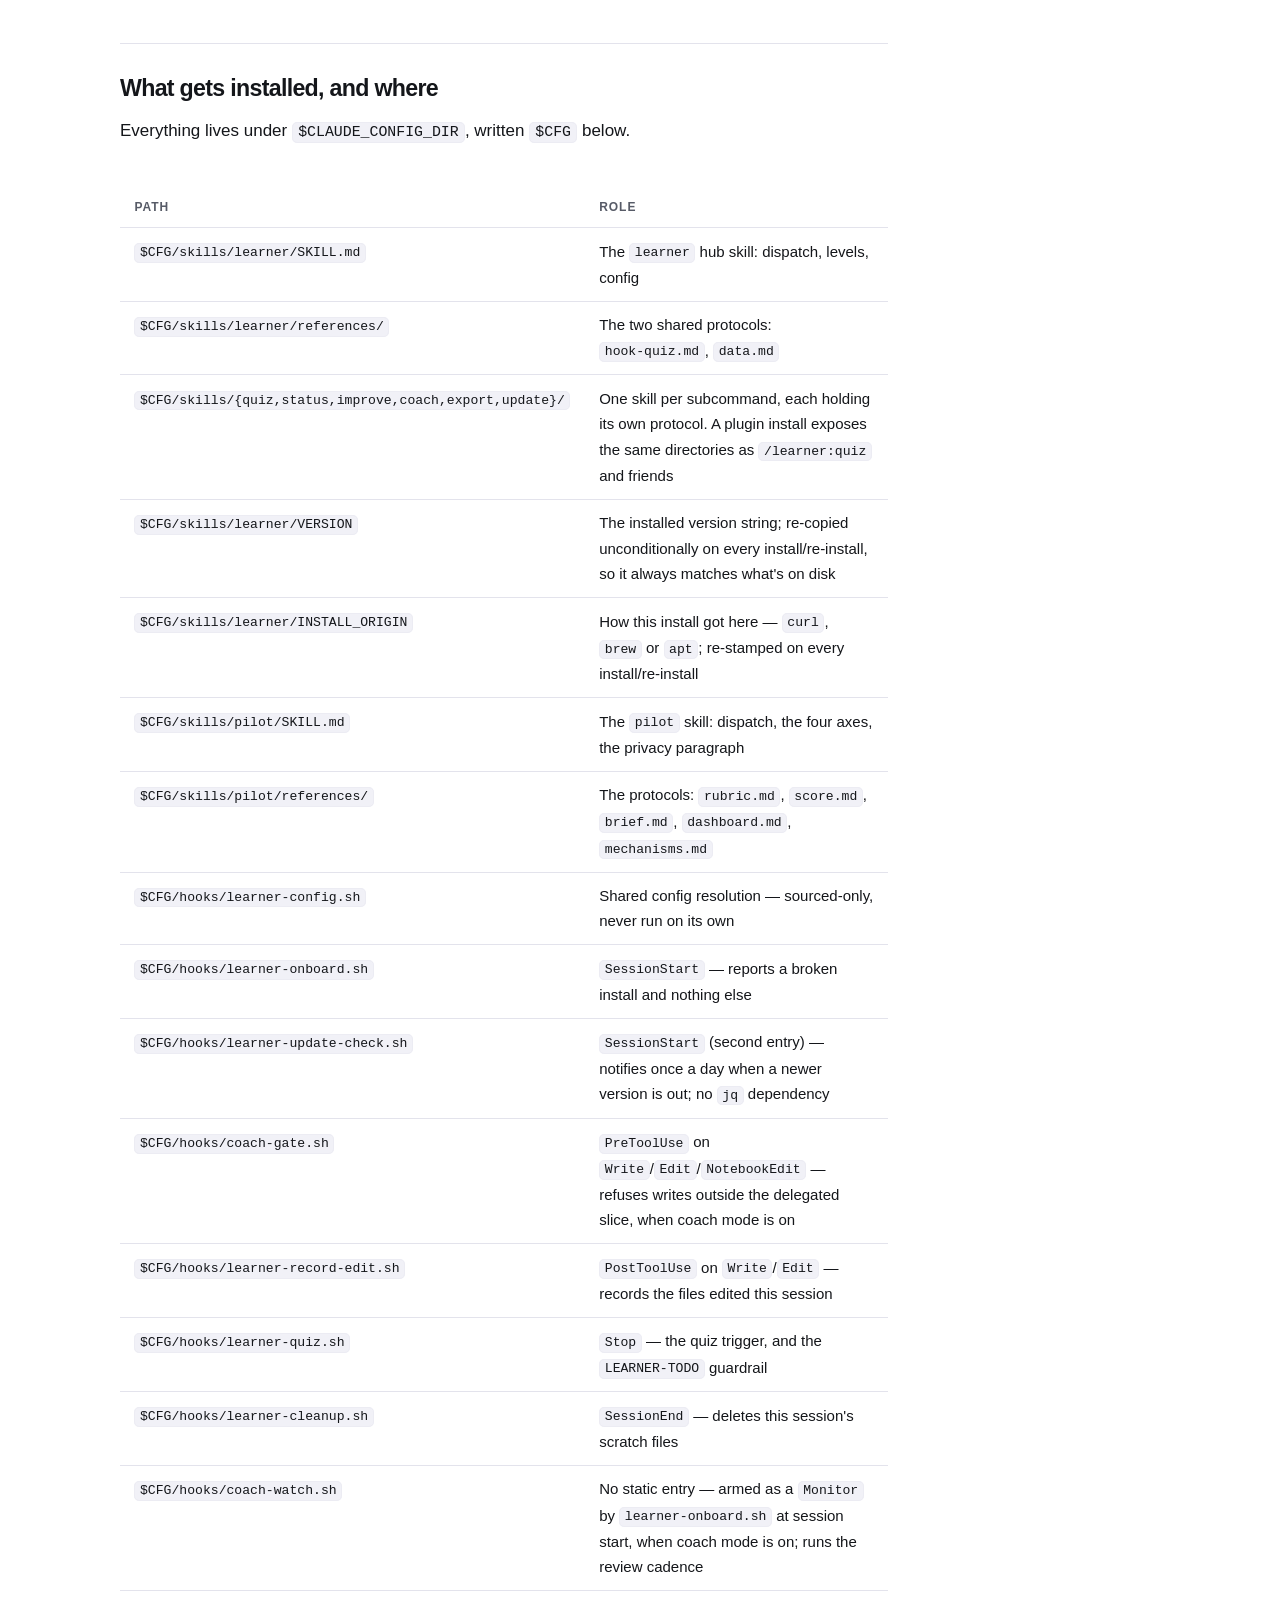
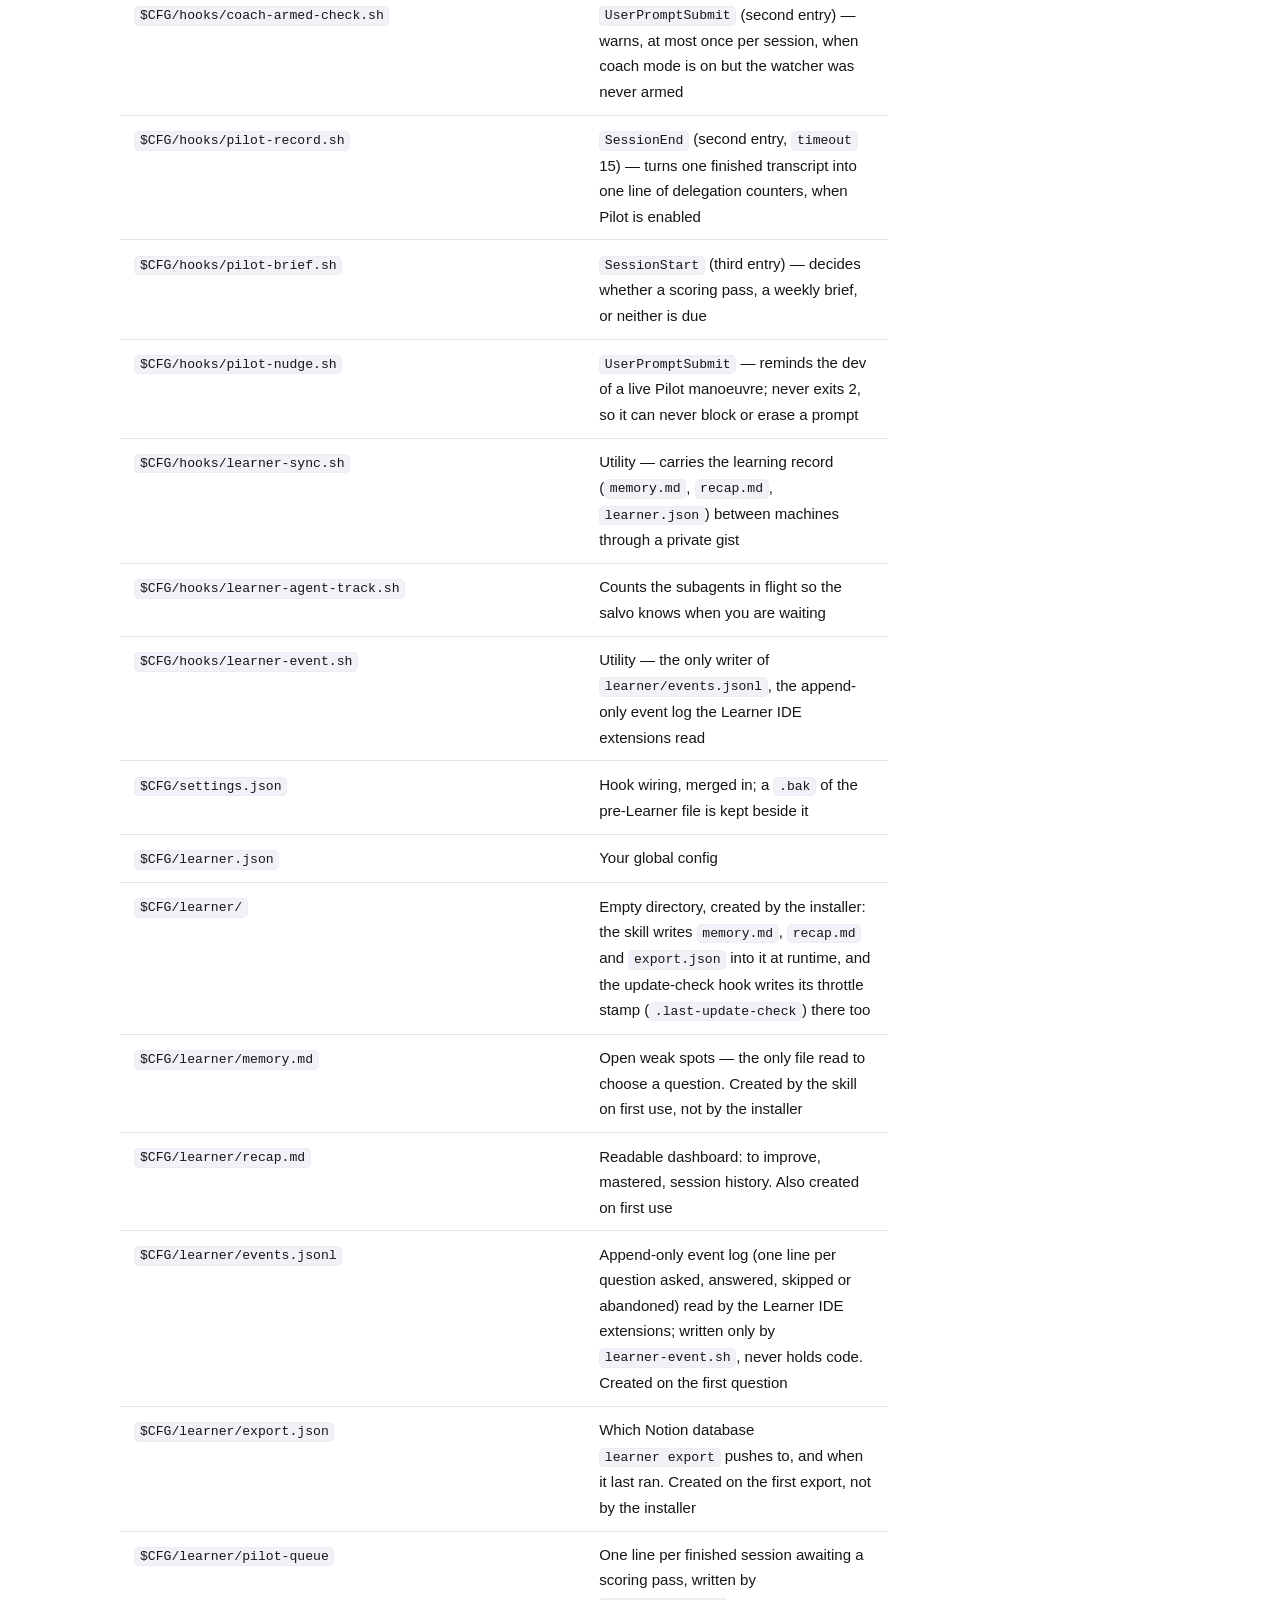
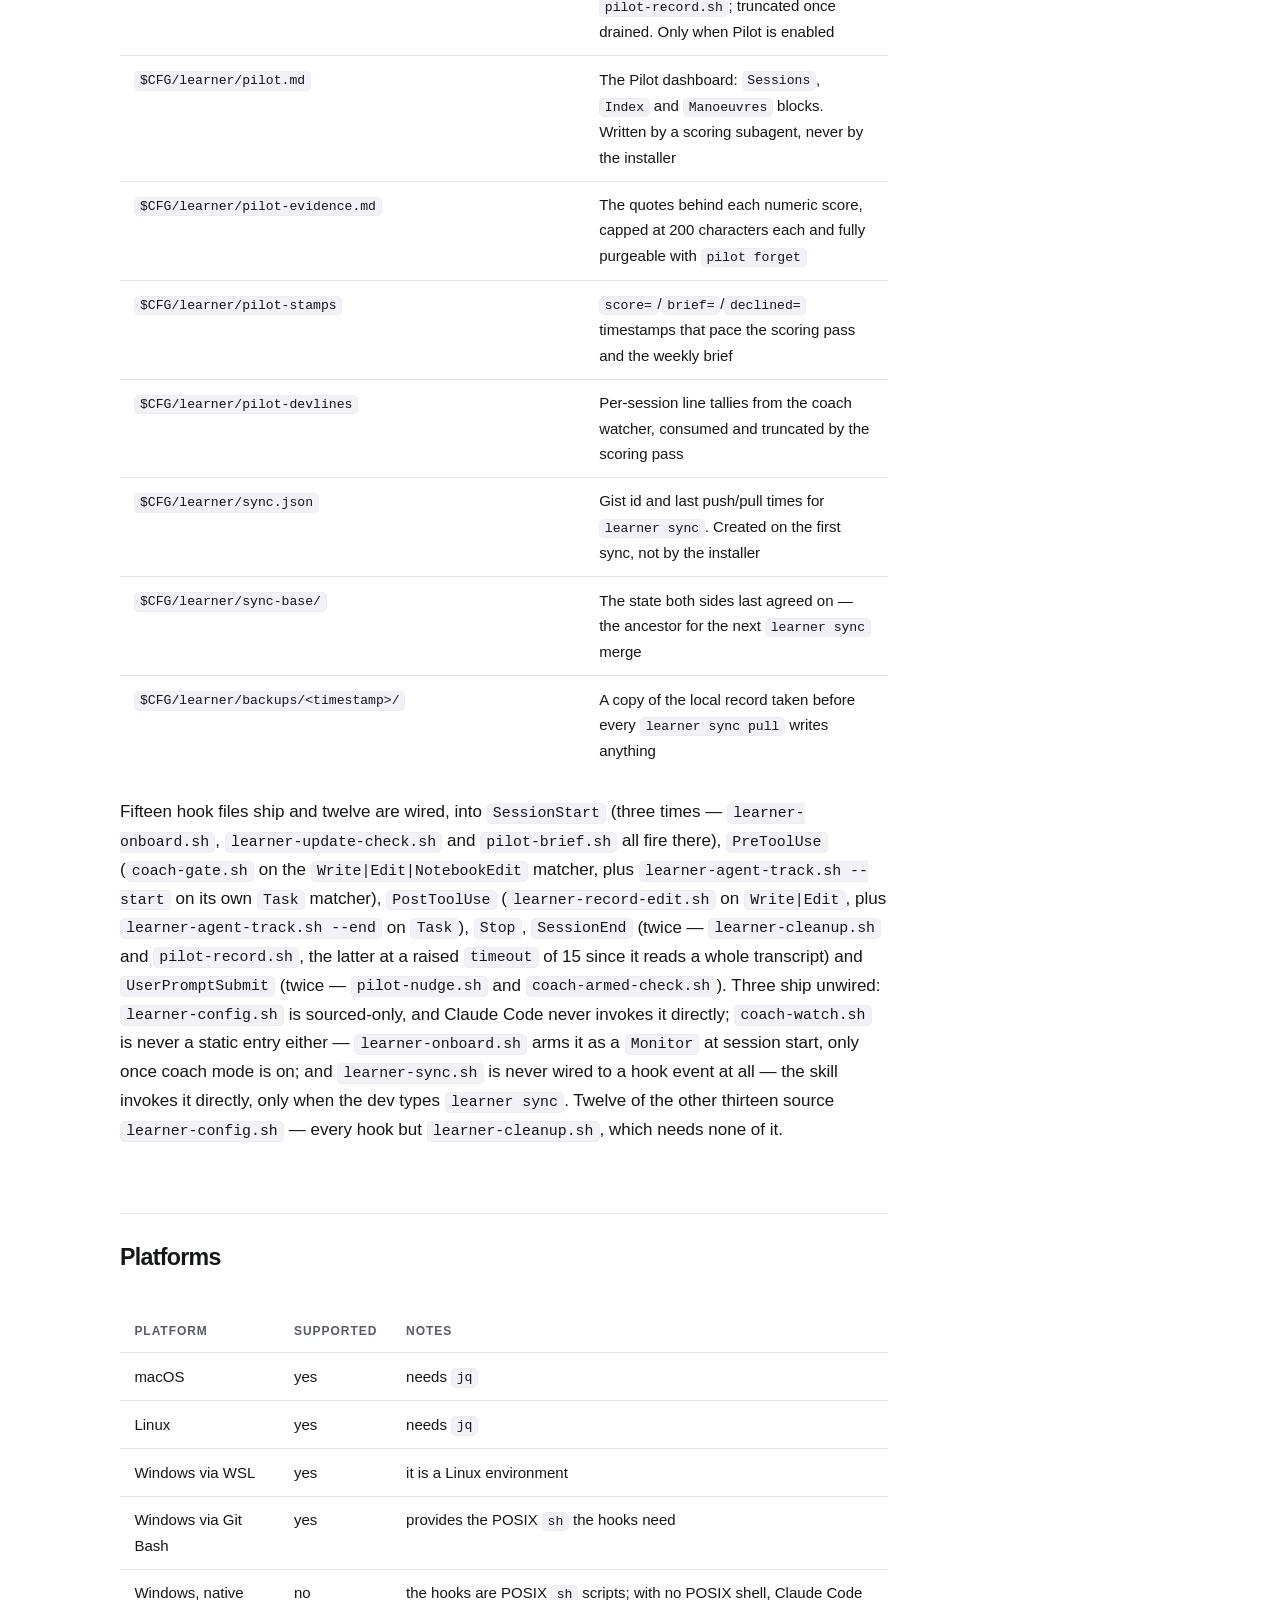
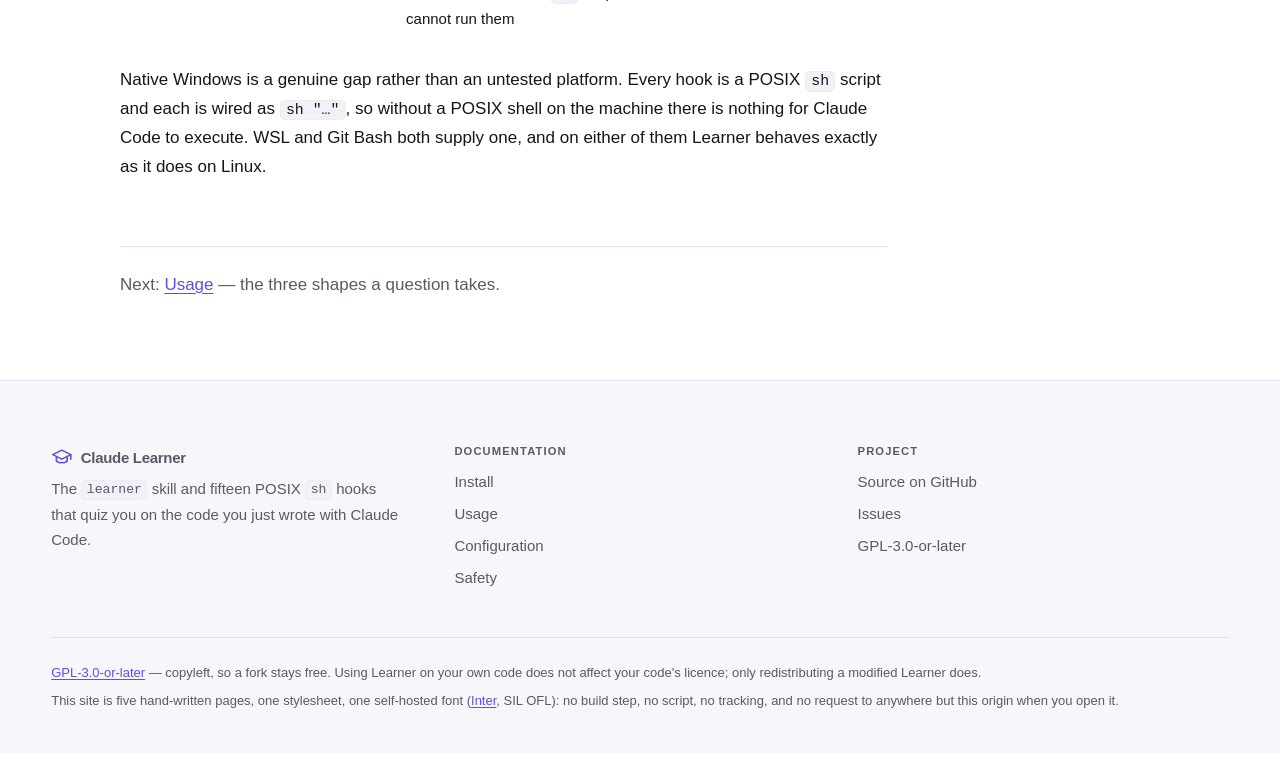
<file: docs/install.html>
<!doctype html>
<html lang="en">
<head>
<meta charset="utf-8">
<meta name="viewport" content="width=device-width, initial-scale=1">
<title>Install — Claude Learner</title>
<meta name="description" content="What Claude Learner needs, the ways to install it, what lands where, and which platforms can run it.">
<link rel="stylesheet" href="assets/style.css">
</head>
<body>

<a class="skip" href="#main">Skip to content</a>

<header class="site-bar">
  <div class="site-inner">
    <a class="brand" href="index.html">
      <svg viewBox="0 0 24 24" fill="none" stroke="currentColor" stroke-width="1.8" stroke-linecap="round" stroke-linejoin="round" aria-hidden="true">
        <path d="M2 8.5 12 3.5l10 5-10 5z"/>
        <path d="M6 11v4.6c0 0 2.4 1.9 6 1.9s6-1.9 6-1.9V11"/>
        <path d="M22 8.5v5"/>
      </svg>
      Claude Learner
    </a>
    <nav class="site" aria-label="Sections">
      <ul>
        <li><a href="index.html">Home</a></li>
        <li><a href="install.html" aria-current="page">Install</a></li>
        <li><a href="usage.html">Usage</a></li>
        <li><a href="config.html">Configuration</a></li>
        <li><a href="safety.html">Safety</a></li>
      </ul>
      <a class="btn btn-ghost btn-sm" href="https://github.com/Tykok/learning-with-claude">GitHub</a>
    </nav>
  </div>
</header>

<main class="doc" id="main">

  <h1 id="install">Install</h1>
  <p class="lede">What Learner needs, the ways in, what lands where, and which
  platforms can run it.</p>

  <nav class="toc" aria-labelledby="toc-title">
    <p class="toc-title" id="toc-title">On this page</p>
    <ol>
      <li><a href="#requirements">Requirements</a></li>
      <li><a href="#plugin">Claude Code plugin</a></li>
      <li><a href="#apt">apt (Debian/Ubuntu)</a></li>
      <li><a href="#homebrew">Homebrew</a></li>
      <li><a href="#clone">Clone and run</a></li>
      <li><a href="#installed">What gets installed, and where</a></li>
      <li><a href="#platforms">Platforms</a></li>
    </ol>
  </nav>

  <h2 id="requirements">Requirements</h2>

  <ul>
    <li><strong><code>jq</code> on <code>PATH</code></strong> — needed to install (the
    hook wiring is merged with it) and needed by every hook at run time except the
    update-check notifier, which has no <code>jq</code> dependency by design. Without it
    the rest are inert, and <code>SessionStart</code> says so once.</li>
    <li><strong><code>bash</code> on <code>PATH</code> to install</strong> —
    <code>install.sh</code> is a bash script.</li>
    <li><strong><code>curl</code> is used at run time</strong> — by the update-check
    hook only, once every 24h, to look for a newer version. Its absence there is silent,
    not an error — unlike <code>jq</code>, <code>curl</code> is never a hard requirement
    for anything already installed.</li>
    <li><strong>A POSIX-compliant shell at run time</strong> — separate from the bash
    requirement above, and not satisfied by it. The hooks are plain <code>sh</code>
    scripts, wired into <code>settings.json</code> as
    <code>sh "…/hooks/learner-quiz.sh"</code>. See
    <a href="#platforms">Platforms</a>.</li>
    <li><strong>Claude Code</strong> — either <code>claude</code> on <code>PATH</code> or
    an existing config directory.</li>
  </ul>

  <h2 id="plugin">Claude Code plugin</h2>

<pre><code>claude plugin marketplace add Tykok/learning-with-claude
claude plugin install learner@learning-with-claude</code></pre>

  <p>Installs and enables the skills and their hooks natively — no <code>~/.claude</code> file
  copying, no <code>learner-install</code> step. Claude Code manages updates itself
  (<code>/plugin update learner</code>); run <code>learner update</code> and it will tell you
  the same thing rather than trying to curl a second, traditional install on top. Already
  installed via curl, clone, Homebrew, or apt? Run <code>uninstall.sh</code> (or
  <code>learner-uninstall</code>) first — running both wires every hook twice.</p>

  <h2 id="apt">apt (Debian/Ubuntu)</h2>

<pre><code># one time
curl -fsSL https://tykok.github.io/learning-with-claude/apt/learner.gpg \
  | sudo gpg --dearmor -o /usr/share/keyrings/learner.gpg
echo "deb [signed-by=/usr/share/keyrings/learner.gpg] https://tykok.github.io/learning-with-claude/apt stable main" \
  | sudo tee /etc/apt/sources.list.d/learner.list

# from then on
sudo apt update && sudo apt install learner
learner-install --level S --synthesis normal --blanks 2</code></pre>

  <p>One <code>curl</code> remains — fetching the repository's trust anchor once, the same
  pattern Docker's and HashiCorp's own apt repos use. There is no keyless way to establish
  that first trust, but after this one-time step, <code>sudo apt update &amp;&amp; sudo apt
  upgrade learner</code> is the whole update story — no more <code>curl</code> involved,
  ever.</p>

  <p>Prefer not to add a repository? Grab the <code>.deb</code> directly from
  <a href="https://github.com/Tykok/learning-with-claude/releases">Releases</a> instead:</p>

<pre><code>curl -LO https://github.com/Tykok/learning-with-claude/releases/download/v0.3.0/learner_0.3.0_all.deb
sudo apt install ./learner_0.3.0_all.deb
learner-install --level S --synthesis normal --blanks 2</code></pre>

  <p><code>v0.3.0</code> is this release. Check
  <a href="https://github.com/Tykok/learning-with-claude/releases">Releases</a> for the
  current version if you're reading this after a newer one has shipped.</p>

  <h2 id="homebrew">Homebrew</h2>

<pre><code>brew install tykok/tap/learner
learner-install --level S --synthesis normal --blanks 2</code></pre>

  <p>A personal tap (<a href="https://github.com/Tykok/homebrew-tap">Tykok/homebrew-tap</a>), not homebrew-core. Each tagged release updates it.</p>

  <p>Both apt and Homebrew only stage the files and drop <code>learner-install</code> /
  <code>learner-uninstall</code> on <code>PATH</code> — neither touches <code>~/.claude</code>
  on its own. Run <code>learner-install</code> afterward, same flags as
  <a href="#clone"><code>install.sh</code></a> below. Uninstalling reverses the same way:
  <code>sudo apt remove learner</code> / <code>brew uninstall learner</code> only remove those
  two wrapper binaries — the payload under <code>~/.claude</code> still needs
  <code>learner-uninstall</code> (same as <code>uninstall.sh</code>) to actually come out.</p>

  <h2 id="clone">Clone and run</h2>

  <p>A first-class path, not a fallback: it is the one that lets you read the installer
  before you run it.</p>

<pre><code>git clone https://github.com/Tykok/learning-with-claude
cd learning-with-claude
./install.sh                       # prompts for level / synthesis / blanks
./install.sh --dry-run             # print what would happen, write nothing
./install.sh --yes                 # never prompt; defaults for anything unset
./install.sh --level S --synthesis normal --blanks 2    # non-interactive, one shot</code></pre>

  <p>To install a release rather than whatever <code>main</code> says today, clone its tag:
  <code>git clone --depth 1 --branch v0.5.0 https://github.com/Tykok/learning-with-claude</code>.
  There is no path that pipes a download into a shell: every install runs an <code>install.sh</code>
  you have on disk and can read first.</p>

  <ul>
    <li><code>--level D|J|C|S|E</code> — the letter, or the full word from the
    <a href="config.html#levels">levels table</a>, in any case. It has no default: on a
    <strong>fresh</strong> install, <code>--yes</code> with no level stops rather than
    guessing. Once <code>learner.json</code> already exists this whole prompt/validate
    step is skipped — the flag has nothing to do, and the existing config is left
    untouched either way.</li>
    <li><code>--synthesis off|rare|normal|often</code> — how often a synthesis question
    replaces a granular one.</li>
    <li><code>--blanks N</code> — holes left in a <code>fill</code> exercise, an integer
    of 1 or more.</li>
    <li><code>--dry-run</code> — print what would be written; write nothing.</li>
    <li><code>--yes</code> (<code>-y</code>) — never prompt; use the default for anything
    not passed.</li>
  </ul>

  <p>The installer is idempotent: re-running re-copies the hooks and the skills and
  re-merges the hook wiring without duplicating entries, and it never overwrites a config
  you already have. <strong>It writes nothing into any repository.</strong> Every path it
  touches is under <code>$CLAUDE_CONFIG_DIR</code> (default <code>~/.claude</code>), and
  every wired hook command carries the literal
  <code>${CLAUDE_CONFIG_DIR:-$HOME/.claude}</code> rather than an expanded path, so
  moving your config directory later needs no reinstall.</p>

  <p>Hook wiring is read once, when a Claude Code session starts. Installing (or
  re-installing) while a session is already open changes nothing in it — quit and start a
  new session for the hooks to take effect.</p>

  <h2 id="installed">What gets installed, and where</h2>

  <p>Everything lives under <code>$CLAUDE_CONFIG_DIR</code>, written <code>$CFG</code>
  below.</p>

  <div class="scroll">
  <table>
    <thead>
      <tr><th scope="col">Path</th><th scope="col">Role</th></tr>
    </thead>
    <tbody>
      <tr><td><code>$CFG/skills/learner/SKILL.md</code></td><td>The <code>learner</code> hub skill: dispatch, levels, config</td></tr>
      <tr><td><code>$CFG/skills/learner/references/</code></td><td>The two shared protocols: <code>hook-quiz.md</code>, <code>data.md</code></td></tr>
      <tr><td><code>$CFG/skills/{quiz,status,improve,coach,export,update}/</code></td><td>One skill per subcommand, each holding its own protocol. A plugin install exposes the same directories as <code>/learner:quiz</code> and friends</td></tr>
      <tr><td><code>$CFG/skills/learner/VERSION</code></td><td>The installed version string; re-copied unconditionally on every install/re-install, so it always matches what's on disk</td></tr>
      <tr><td><code>$CFG/skills/learner/INSTALL_ORIGIN</code></td><td>How this install got here — <code>curl</code>, <code>brew</code> or <code>apt</code>; re-stamped on every install/re-install</td></tr>
      <tr><td><code>$CFG/skills/pilot/SKILL.md</code></td><td>The <code>pilot</code> skill: dispatch, the four axes, the privacy paragraph</td></tr>
      <tr><td><code>$CFG/skills/pilot/references/</code></td><td>The protocols: <code>rubric.md</code>, <code>score.md</code>, <code>brief.md</code>, <code>dashboard.md</code>, <code>mechanisms.md</code></td></tr>
      <tr><td><code>$CFG/hooks/learner-config.sh</code></td><td>Shared config resolution — sourced-only, never run on its own</td></tr>
      <tr><td><code>$CFG/hooks/learner-onboard.sh</code></td><td><code>SessionStart</code> — reports a broken install and nothing else</td></tr>
      <tr><td><code>$CFG/hooks/learner-update-check.sh</code></td><td><code>SessionStart</code> (second entry) — notifies once a day when a newer version is out; no <code>jq</code> dependency</td></tr>
      <tr><td><code>$CFG/hooks/coach-gate.sh</code></td><td><code>PreToolUse</code> on <code>Write</code>/<code>Edit</code>/<code>NotebookEdit</code> — refuses writes outside the delegated slice, when coach mode is on</td></tr>
      <tr><td><code>$CFG/hooks/learner-record-edit.sh</code></td><td><code>PostToolUse</code> on <code>Write</code>/<code>Edit</code> — records the files edited this session</td></tr>
      <tr><td><code>$CFG/hooks/learner-quiz.sh</code></td><td><code>Stop</code> — the quiz trigger, and the <code>LEARNER-TODO</code> guardrail</td></tr>
      <tr><td><code>$CFG/hooks/learner-cleanup.sh</code></td><td><code>SessionEnd</code> — deletes this session's scratch files</td></tr>
      <tr><td><code>$CFG/hooks/coach-watch.sh</code></td><td>No static entry — armed as a <code>Monitor</code> by <code>learner-onboard.sh</code> at session start, when coach mode is on; runs the review cadence</td></tr>
      <tr><td><code>$CFG/hooks/coach-armed-check.sh</code></td><td><code>UserPromptSubmit</code> (second entry) — warns, at most once per session, when coach mode is on but the watcher was never armed</td></tr>
      <tr><td><code>$CFG/hooks/pilot-record.sh</code></td><td><code>SessionEnd</code> (second entry, <code>timeout</code> 15) — turns one finished transcript into one line of delegation counters, when Pilot is enabled</td></tr>
      <tr><td><code>$CFG/hooks/pilot-brief.sh</code></td><td><code>SessionStart</code> (third entry) — decides whether a scoring pass, a weekly brief, or neither is due</td></tr>
      <tr><td><code>$CFG/hooks/pilot-nudge.sh</code></td><td><code>UserPromptSubmit</code> — reminds the dev of a live Pilot manoeuvre; never exits 2, so it can never block or erase a prompt</td></tr>
      <tr><td><code>$CFG/hooks/learner-sync.sh</code></td><td>Utility — carries the learning record (<code>memory.md</code>, <code>recap.md</code>, <code>learner.json</code>) between machines through a private gist</td></tr>
      <tr><td><code>$CFG/hooks/learner-agent-track.sh</code></td><td>Counts the subagents in flight so the salvo knows when you are waiting</td></tr>
      <tr><td><code>$CFG/hooks/learner-event.sh</code></td><td>Utility — the only writer of <code>learner/events.jsonl</code>, the append-only event log the Learner IDE extensions read</td></tr>
      <tr><td><code>$CFG/settings.json</code></td><td>Hook wiring, merged in; a <code>.bak</code> of the pre-Learner file is kept beside it</td></tr>
      <tr><td><code>$CFG/learner.json</code></td><td>Your global config</td></tr>
      <tr><td><code>$CFG/learner/</code></td><td>Empty directory, created by the installer: the skill writes <code>memory.md</code>, <code>recap.md</code> and <code>export.json</code> into it at runtime, and the update-check hook writes its throttle stamp (<code>.last-update-check</code>) there too</td></tr>
      <tr><td><code>$CFG/learner/memory.md</code></td><td>Open weak spots — the only file read to choose a question. Created by the skill on first use, not by the installer</td></tr>
      <tr><td><code>$CFG/learner/recap.md</code></td><td>Readable dashboard: to improve, mastered, session history. Also created on first use</td></tr>
      <tr><td><code>$CFG/learner/events.jsonl</code></td><td>Append-only event log (one line per question asked, answered, skipped or abandoned) read by the Learner IDE extensions; written only by <code>learner-event.sh</code>, never holds code. Created on the first question</td></tr>
      <tr><td><code>$CFG/learner/export.json</code></td><td>Which Notion database <code>learner export</code> pushes to, and when it last ran. Created on the first export, not by the installer</td></tr>
      <tr><td><code>$CFG/learner/pilot-queue</code></td><td>One line per finished session awaiting a scoring pass, written by <code>pilot-record.sh</code>; truncated once drained. Only when Pilot is enabled</td></tr>
      <tr><td><code>$CFG/learner/pilot.md</code></td><td>The Pilot dashboard: <code>Sessions</code>, <code>Index</code> and <code>Manoeuvres</code> blocks. Written by a scoring subagent, never by the installer</td></tr>
      <tr><td><code>$CFG/learner/pilot-evidence.md</code></td><td>The quotes behind each numeric score, capped at 200 characters each and fully purgeable with <code>pilot forget</code></td></tr>
      <tr><td><code>$CFG/learner/pilot-stamps</code></td><td><code>score=</code>/<code>brief=</code>/<code>declined=</code> timestamps that pace the scoring pass and the weekly brief</td></tr>
      <tr><td><code>$CFG/learner/pilot-devlines</code></td><td>Per-session line tallies from the coach watcher, consumed and truncated by the scoring pass</td></tr>
      <tr><td><code>$CFG/learner/sync.json</code></td><td>Gist id and last push/pull times for <code>learner sync</code>. Created on the first sync, not by the installer</td></tr>
      <tr><td><code>$CFG/learner/sync-base/</code></td><td>The state both sides last agreed on — the ancestor for the next <code>learner sync</code> merge</td></tr>
      <tr><td><code>$CFG/learner/backups/&lt;timestamp&gt;/</code></td><td>A copy of the local record taken before every <code>learner sync pull</code> writes anything</td></tr>
    </tbody>
  </table>
  </div>

  <p>Fifteen hook files ship and twelve are wired, into <code>SessionStart</code>
  (three times — <code>learner-onboard.sh</code>, <code>learner-update-check.sh</code>
  and <code>pilot-brief.sh</code> all fire there), <code>PreToolUse</code>
  (<code>coach-gate.sh</code> on the <code>Write|Edit|NotebookEdit</code> matcher, plus
  <code>learner-agent-track.sh --start</code> on its own <code>Task</code> matcher),
  <code>PostToolUse</code> (<code>learner-record-edit.sh</code> on
  <code>Write|Edit</code>, plus <code>learner-agent-track.sh --end</code> on
  <code>Task</code>), <code>Stop</code>, <code>SessionEnd</code> (twice —
  <code>learner-cleanup.sh</code> and <code>pilot-record.sh</code>, the latter at a
  raised <code>timeout</code> of 15 since it reads a whole transcript) and
  <code>UserPromptSubmit</code> (twice — <code>pilot-nudge.sh</code> and
  <code>coach-armed-check.sh</code>). Three ship unwired:
  <code>learner-config.sh</code> is sourced-only, and Claude Code never invokes it
  directly; <code>coach-watch.sh</code> is never a static entry either —
  <code>learner-onboard.sh</code> arms it as a <code>Monitor</code> at session start,
  only once coach mode is on; and <code>learner-sync.sh</code> is never wired to a hook
  event at all — the skill invokes it directly, only when the dev types
  <code>learner sync</code>. Twelve of the other thirteen source
  <code>learner-config.sh</code> — every hook but <code>learner-cleanup.sh</code>,
  which needs none of it.</p>

  <h2 id="platforms">Platforms</h2>

  <div class="scroll">
  <table>
    <thead>
      <tr><th scope="col">Platform</th><th scope="col">Supported</th><th scope="col">Notes</th></tr>
    </thead>
    <tbody>
      <tr><td>macOS</td><td>yes</td><td>needs <code>jq</code></td></tr>
      <tr><td>Linux</td><td>yes</td><td>needs <code>jq</code></td></tr>
      <tr><td>Windows via WSL</td><td>yes</td><td>it is a Linux environment</td></tr>
      <tr><td>Windows via Git Bash</td><td>yes</td><td>provides the POSIX <code>sh</code> the hooks need</td></tr>
      <tr><td>Windows, native</td><td>no</td><td>the hooks are POSIX <code>sh</code> scripts; with no POSIX shell, Claude Code cannot run them</td></tr>
    </tbody>
  </table>
  </div>

  <p>Native Windows is a genuine gap rather than an untested platform. Every hook is a
  POSIX <code>sh</code> script and each is wired as <code>sh "…"</code>, so without a
  POSIX shell on the machine there is nothing for Claude Code to execute. WSL and Git
  Bash both supply one, and on either of them Learner behaves exactly as it does on
  Linux.</p>

  <p class="next">Next: <a href="usage.html">Usage</a> — the three shapes a question
  takes.</p>

</main>

<footer class="site-footer">
  <div class="foot-grid">
    <div class="foot-brand">
      <a class="brand" href="index.html">
        <svg viewBox="0 0 24 24" fill="none" stroke="currentColor" stroke-width="1.8" stroke-linecap="round" stroke-linejoin="round" aria-hidden="true">
          <path d="M2 8.5 12 3.5l10 5-10 5z"/>
          <path d="M6 11v4.6c0 0 2.4 1.9 6 1.9s6-1.9 6-1.9V11"/>
          <path d="M22 8.5v5"/>
        </svg>
        Claude Learner
      </a>
      <p>The <code>learner</code> skill and fifteen POSIX <code>sh</code> hooks that quiz you on the code you just
      wrote with Claude Code.</p>
    </div>
    <div>
      <h2>Documentation</h2>
      <ul>
        <li><a href="install.html">Install</a></li>
        <li><a href="usage.html">Usage</a></li>
        <li><a href="config.html">Configuration</a></li>
        <li><a href="safety.html">Safety</a></li>
      </ul>
    </div>
    <div>
      <h2>Project</h2>
      <ul>
        <li><a href="https://github.com/Tykok/learning-with-claude">Source on GitHub</a></li>
        <li><a href="https://github.com/Tykok/learning-with-claude/issues">Issues</a></li>
        <li><a href="https://github.com/Tykok/learning-with-claude/blob/main/LICENSE">GPL-3.0-or-later</a></li>
      </ul>
    </div>
  </div>
  <div class="foot-note">
    <p><a href="https://github.com/Tykok/learning-with-claude/blob/main/LICENSE">GPL-3.0-or-later</a>
    — copyleft, so a fork stays free. Using Learner on your own code does not affect your code's
    licence; only redistributing a modified Learner does.</p>
    <p>This site is five hand-written pages, one stylesheet, one self-hosted font
    (<a href="https://github.com/rsms/inter">Inter</a>, SIL OFL): no build step, no script,
    no tracking, and no request to anywhere but this origin when you open it.</p>
  </div>
</footer>
</body>
</html>
</file>
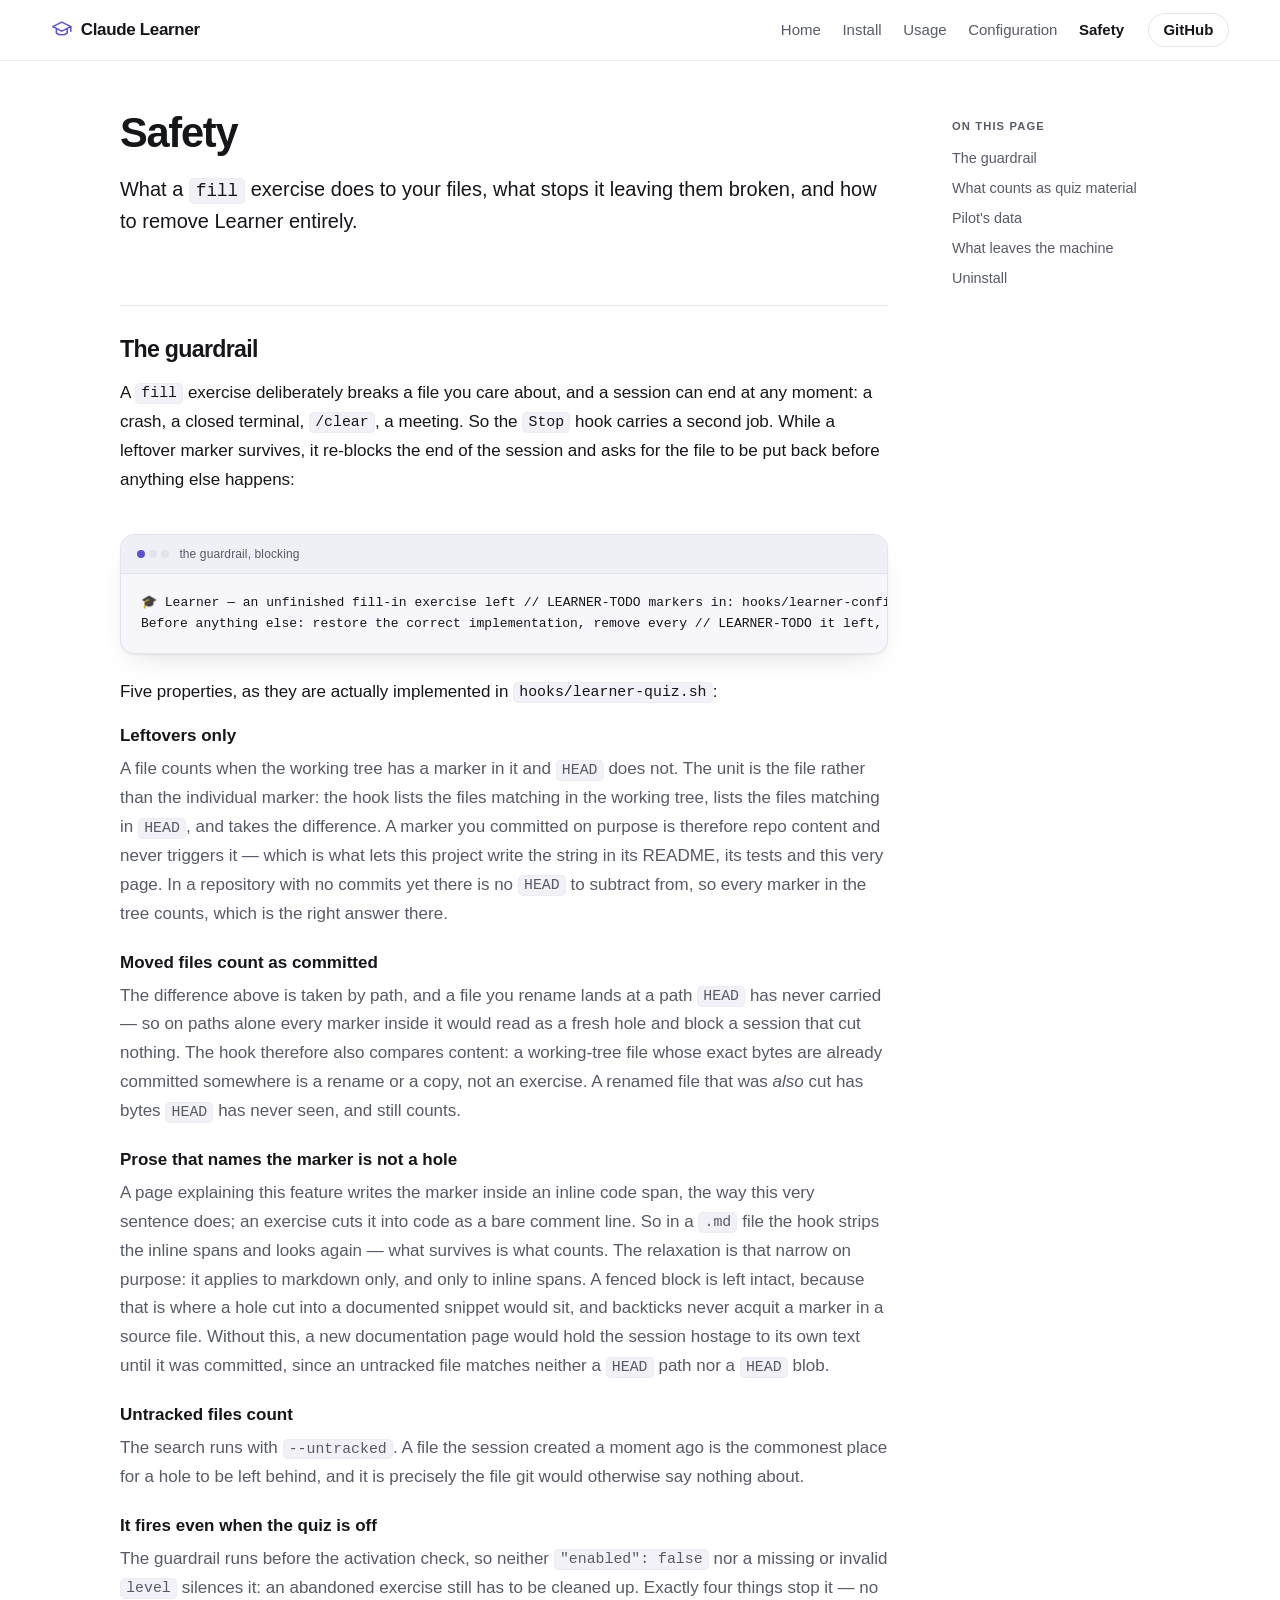
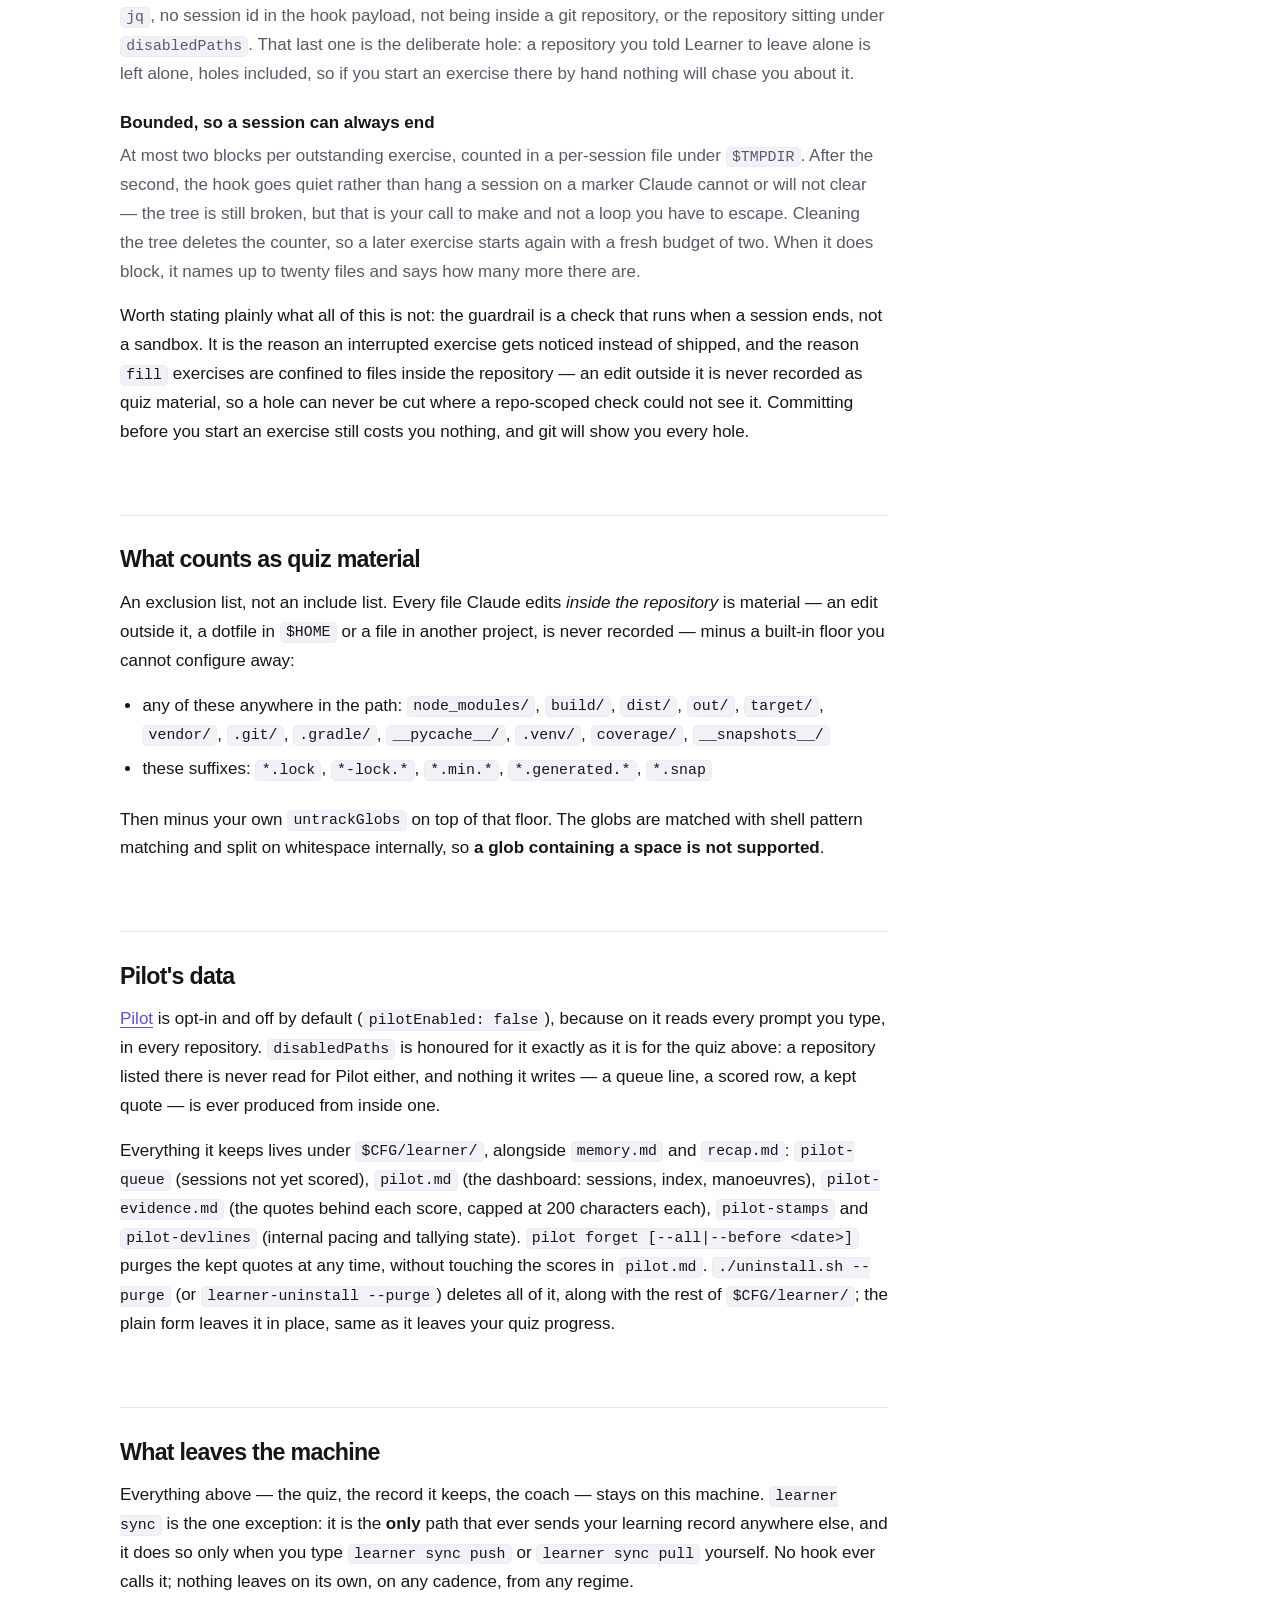
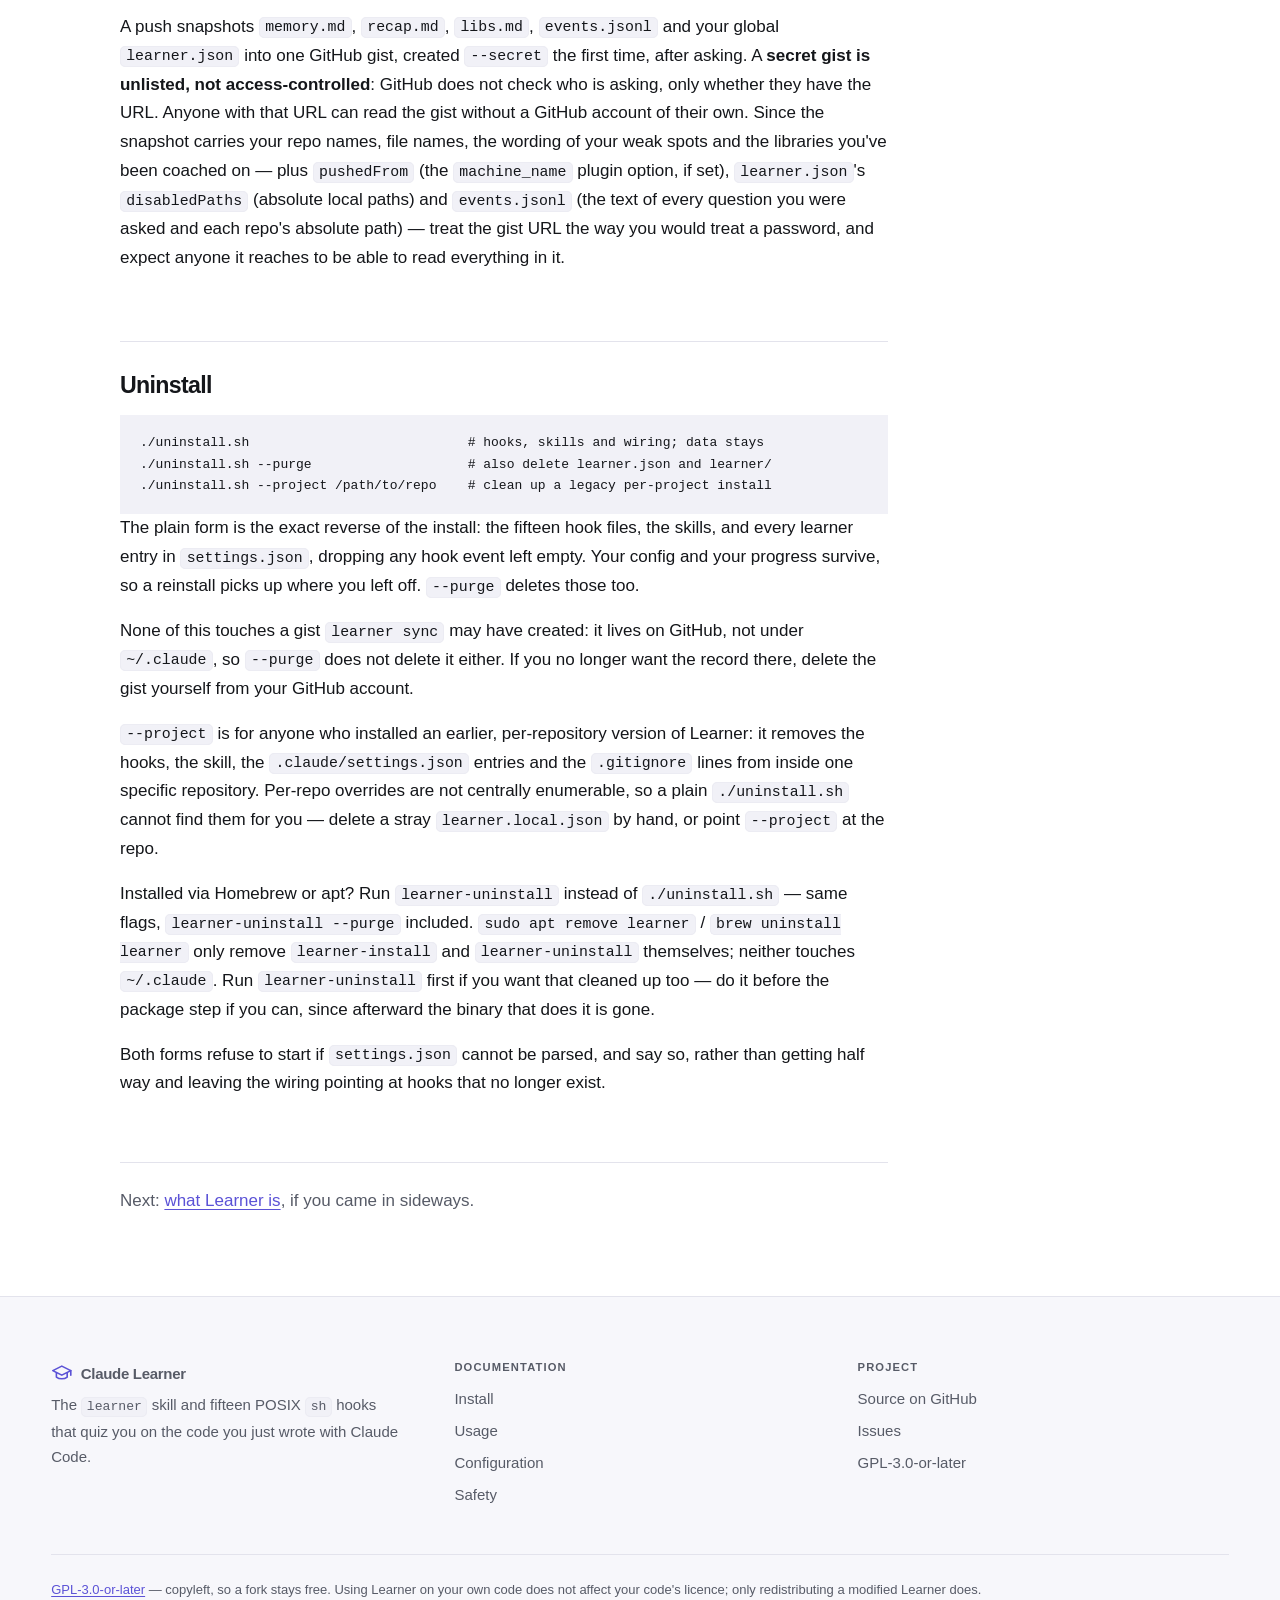
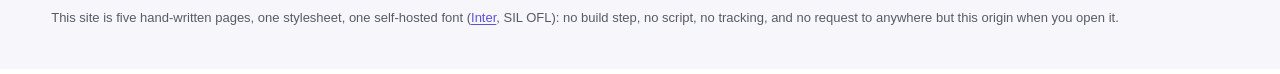
<file: docs/safety.html>
<!doctype html>
<html lang="en">
<head>
<meta charset="utf-8">
<meta name="viewport" content="width=device-width, initial-scale=1">
<title>Safety — Claude Learner</title>
<meta name="description" content="What a fill exercise does to your files, the guardrail that stops it leaving them broken, and how to remove Learner entirely.">
<link rel="stylesheet" href="assets/style.css">
</head>
<body>

<a class="skip" href="#main">Skip to content</a>

<header class="site-bar">
  <div class="site-inner">
    <a class="brand" href="index.html">
      <svg viewBox="0 0 24 24" fill="none" stroke="currentColor" stroke-width="1.8" stroke-linecap="round" stroke-linejoin="round" aria-hidden="true">
        <path d="M2 8.5 12 3.5l10 5-10 5z"/>
        <path d="M6 11v4.6c0 0 2.4 1.9 6 1.9s6-1.9 6-1.9V11"/>
        <path d="M22 8.5v5"/>
      </svg>
      Claude Learner
    </a>
    <nav class="site" aria-label="Sections">
      <ul>
        <li><a href="index.html">Home</a></li>
        <li><a href="install.html">Install</a></li>
        <li><a href="usage.html">Usage</a></li>
        <li><a href="config.html">Configuration</a></li>
        <li><a href="safety.html" aria-current="page">Safety</a></li>
      </ul>
      <a class="btn btn-ghost btn-sm" href="https://github.com/Tykok/learning-with-claude">GitHub</a>
    </nav>
  </div>
</header>

<main class="doc" id="main">

  <h1>Safety</h1>
  <p class="lede">What a <code>fill</code> exercise does to your files, what stops it
  leaving them broken, and how to remove Learner entirely.</p>

  <nav class="toc" aria-labelledby="toc-title">
    <p class="toc-title" id="toc-title">On this page</p>
    <ol>
      <li><a href="#guardrail">The guardrail</a></li>
      <li><a href="#material">What counts as quiz material</a></li>
      <li><a href="#pilot">Pilot's data</a></li>
      <li><a href="#sync">What leaves the machine</a></li>
      <li><a href="#uninstall">Uninstall</a></li>
    </ol>
  </nav>

  <h2 id="guardrail">The guardrail</h2>

  <p>A <code>fill</code> exercise deliberately breaks a file you care about, and a
  session can end at any moment: a crash, a closed terminal, <code>/clear</code>, a
  meeting. So the <code>Stop</code> hook carries a second job. While a leftover marker
  survives, it re-blocks the end of the session and asks for the file to be put back
  before anything else happens:</p>

  <figure>
    <figcaption>the guardrail, blocking</figcaption>
<pre><code>🎓 Learner — an unfinished fill-in exercise left // LEARNER-TODO markers in: hooks/learner-config.sh
Before anything else: restore the correct implementation, remove every // LEARNER-TODO it left, and verify it compiles/lints/tests. Do not finish while a marker remains.</code></pre>
  </figure>

  <p>Five properties, as they are actually implemented in
  <code>hooks/learner-quiz.sh</code>:</p>

  <dl>
    <dt>Leftovers only</dt>
    <dd>A file counts when the working tree has a marker in it and <code>HEAD</code> does
    not. The unit is the file rather than the individual marker: the hook lists the files
    matching in the working tree, lists the files matching in <code>HEAD</code>, and
    takes the difference. A marker you committed on purpose is therefore repo content and
    never triggers it — which is what lets this project write the string in its README,
    its tests and this very page. In a repository with no commits yet there is no
    <code>HEAD</code> to subtract from, so every marker in the tree counts, which is the
    right answer there.</dd>

    <dt>Moved files count as committed</dt>
    <dd>The difference above is taken by path, and a file you rename lands at a path
    <code>HEAD</code> has never carried — so on paths alone every marker inside it would read
    as a fresh hole and block a session that cut nothing. The hook therefore also compares
    content: a working-tree file whose exact bytes are already committed somewhere is a
    rename or a copy, not an exercise. A renamed file that was <em>also</em> cut has bytes
    <code>HEAD</code> has never seen, and still counts.</dd>

    <dt>Prose that names the marker is not a hole</dt>
    <dd>A page explaining this feature writes the marker inside an inline code span, the
    way this very sentence does; an exercise cuts it into code as a bare comment line. So
    in a <code>.md</code> file the hook strips the inline spans and looks again — what
    survives is what counts. The relaxation is that narrow on purpose: it applies to
    markdown only, and only to inline spans. A fenced block is left intact, because that
    is where a hole cut into a documented snippet would sit, and backticks never acquit a
    marker in a source file. Without this, a new documentation page would hold the session
    hostage to its own text until it was committed, since an untracked file matches
    neither a <code>HEAD</code> path nor a <code>HEAD</code> blob.</dd>

    <dt>Untracked files count</dt>
    <dd>The search runs with <code>--untracked</code>. A file the session created a
    moment ago is the commonest place for a hole to be left behind, and it is precisely
    the file git would otherwise say nothing about.</dd>

    <dt>It fires even when the quiz is off</dt>
    <dd>The guardrail runs before the activation check, so neither
    <code>"enabled": false</code> nor a missing or invalid <code>level</code> silences
    it: an abandoned exercise still has to be cleaned up. Exactly four things stop it —
    no <code>jq</code>, no session id in the hook payload, not being inside a git
    repository, or the repository sitting under <code>disabledPaths</code>. That last one
    is the deliberate hole: a repository you told Learner to leave alone is left alone,
    holes included, so if you start an exercise there by hand nothing will chase you
    about it.</dd>

    <dt>Bounded, so a session can always end</dt>
    <dd>At most two blocks per outstanding exercise, counted in a per-session file under
    <code>$TMPDIR</code>. After the second, the hook goes quiet rather than hang a
    session on a marker Claude cannot or will not clear — the tree is still broken, but
    that is your call to make and not a loop you have to escape. Cleaning the tree
    deletes the counter, so a later exercise starts again with a fresh budget of two.
    When it does block, it names up to twenty files and says how many more there
    are.</dd>
  </dl>

  <p>Worth stating plainly what all of this is not: the guardrail is a check that runs
  when a session ends, not a sandbox. It is the reason an interrupted exercise gets
  noticed instead of shipped, and the reason <code>fill</code> exercises are confined to
  files inside the repository — an edit outside it is never recorded as quiz material, so
  a hole can never be cut where a repo-scoped check could not see it. Committing before
  you start an exercise still costs you nothing, and git will show you every hole.</p>

  <h2 id="material">What counts as quiz material</h2>

  <p>An exclusion list, not an include list. Every file Claude edits <em>inside the
  repository</em> is material — an edit outside it, a dotfile in <code>$HOME</code> or a
  file in another project, is never recorded — minus a built-in floor you cannot
  configure away:</p>

  <ul>
    <li>any of these anywhere in the path: <code>node_modules/</code>,
    <code>build/</code>, <code>dist/</code>, <code>out/</code>, <code>target/</code>,
    <code>vendor/</code>, <code>.git/</code>, <code>.gradle/</code>,
    <code>__pycache__/</code>, <code>.venv/</code>, <code>coverage/</code>,
    <code>__snapshots__/</code></li>
    <li>these suffixes: <code>*.lock</code>, <code>*-lock.*</code>,
    <code>*.min.*</code>, <code>*.generated.*</code>, <code>*.snap</code></li>
  </ul>

  <p>Then minus your own <code>untrackGlobs</code> on top of that floor. The globs are
  matched with shell pattern matching and split on whitespace internally, so
  <strong>a glob containing a space is not supported</strong>.</p>

  <h2 id="pilot">Pilot's data</h2>

  <p><a href="usage.html#pilot">Pilot</a> is opt-in and off by default
  (<code>pilotEnabled: false</code>), because on it reads every prompt you type, in every
  repository. <code>disabledPaths</code> is honoured for it exactly as it is for the quiz
  above: a repository listed there is never read for Pilot either, and nothing it writes —
  a queue line, a scored row, a kept quote — is ever produced from inside one.</p>

  <p>Everything it keeps lives under <code>$CFG/learner/</code>, alongside <code>memory.md</code>
  and <code>recap.md</code>: <code>pilot-queue</code> (sessions not yet scored),
  <code>pilot.md</code> (the dashboard: sessions, index, manoeuvres), <code>pilot-evidence.md</code>
  (the quotes behind each score, capped at 200 characters each), <code>pilot-stamps</code> and
  <code>pilot-devlines</code> (internal pacing and tallying state). <code>pilot forget
  [--all|--before &lt;date&gt;]</code> purges the kept quotes at any time, without touching the
  scores in <code>pilot.md</code>. <code>./uninstall.sh --purge</code> (or
  <code>learner-uninstall --purge</code>) deletes all of it, along with the rest of
  <code>$CFG/learner/</code>; the plain form leaves it in place, same as it leaves your quiz
  progress.</p>
  <h2 id="sync">What leaves the machine</h2>

  <p>Everything above — the quiz, the record it keeps, the coach — stays on this machine.
  <code>learner sync</code> is the one exception: it is the <strong>only</strong> path that
  ever sends your learning record anywhere else, and it does so only when you type
  <code>learner sync push</code> or <code>learner sync pull</code> yourself. No hook ever
  calls it; nothing leaves on its own, on any cadence, from any regime.</p>

  <p>A push snapshots <code>memory.md</code>, <code>recap.md</code>, <code>libs.md</code>,
  <code>events.jsonl</code> and your global <code>learner.json</code> into one GitHub gist,
  created <code>--secret</code> the first time, after asking. A <strong>secret gist is unlisted,
  not access-controlled</strong>: GitHub does not check who is asking, only whether they have the
  URL. Anyone with that URL can read the gist without a GitHub account of their own. Since the
  snapshot carries your repo names, file names, the wording of your weak spots and the libraries
  you've been coached on — plus <code>pushedFrom</code> (the <code>machine_name</code> plugin option, if set),
  <code>learner.json</code>'s <code>disabledPaths</code> (absolute local paths) and
  <code>events.jsonl</code> (the text of every question you were asked and each repo's absolute
  path) — treat the gist URL the way you would treat a password, and expect anyone it reaches to
  be able to read everything in it.</p>

  <h2 id="uninstall">Uninstall</h2>

<pre><code>./uninstall.sh                            # hooks, skills and wiring; data stays
./uninstall.sh --purge                    # also delete learner.json and learner/
./uninstall.sh --project /path/to/repo    # clean up a legacy per-project install</code></pre>

  <p>The plain form is the exact reverse of the install: the fifteen hook files, the skills,
  and every learner entry in <code>settings.json</code>, dropping any hook event left
  empty. Your config and your progress survive, so a reinstall picks up where you left
  off. <code>--purge</code> deletes those too.</p>

  <p>None of this touches a gist <code>learner sync</code> may have created: it lives on GitHub,
  not under <code>~/.claude</code>, so <code>--purge</code> does not delete it either. If you no
  longer want the record there, delete the gist yourself from your GitHub account.</p>

  <p><code>--project</code> is for anyone who installed an earlier, per-repository
  version of Learner: it removes the hooks, the skill, the <code>.claude/settings.json</code>
  entries and the <code>.gitignore</code> lines from inside one specific repository.
  Per-repo overrides are not centrally enumerable, so a plain <code>./uninstall.sh</code>
  cannot find them for you — delete a stray <code>learner.local.json</code> by hand, or
  point <code>--project</code> at the repo.</p>

  <p>Installed via Homebrew or apt? Run <code>learner-uninstall</code> instead of
  <code>./uninstall.sh</code> — same flags, <code>learner-uninstall --purge</code> included.
  <code>sudo apt remove learner</code> / <code>brew uninstall learner</code> only remove
  <code>learner-install</code> and <code>learner-uninstall</code> themselves; neither touches
  <code>~/.claude</code>. Run <code>learner-uninstall</code> first if you want that cleaned up
  too — do it before the package step if you can, since afterward the binary that does it is
  gone.</p>

  <p>Both forms refuse to start if <code>settings.json</code> cannot be parsed, and say
  so, rather than getting half way and leaving the wiring pointing at hooks that no
  longer exist.</p>

  <p class="next">Next: <a href="index.html">what Learner is</a>, if you came in
  sideways.</p>

</main>

<footer class="site-footer">
  <div class="foot-grid">
    <div class="foot-brand">
      <a class="brand" href="index.html">
        <svg viewBox="0 0 24 24" fill="none" stroke="currentColor" stroke-width="1.8" stroke-linecap="round" stroke-linejoin="round" aria-hidden="true">
          <path d="M2 8.5 12 3.5l10 5-10 5z"/>
          <path d="M6 11v4.6c0 0 2.4 1.9 6 1.9s6-1.9 6-1.9V11"/>
          <path d="M22 8.5v5"/>
        </svg>
        Claude Learner
      </a>
      <p>The <code>learner</code> skill and fifteen POSIX <code>sh</code> hooks that quiz you on the code you just
      wrote with Claude Code.</p>
    </div>
    <div>
      <h2>Documentation</h2>
      <ul>
        <li><a href="install.html">Install</a></li>
        <li><a href="usage.html">Usage</a></li>
        <li><a href="config.html">Configuration</a></li>
        <li><a href="safety.html">Safety</a></li>
      </ul>
    </div>
    <div>
      <h2>Project</h2>
      <ul>
        <li><a href="https://github.com/Tykok/learning-with-claude">Source on GitHub</a></li>
        <li><a href="https://github.com/Tykok/learning-with-claude/issues">Issues</a></li>
        <li><a href="https://github.com/Tykok/learning-with-claude/blob/main/LICENSE">GPL-3.0-or-later</a></li>
      </ul>
    </div>
  </div>
  <div class="foot-note">
    <p><a href="https://github.com/Tykok/learning-with-claude/blob/main/LICENSE">GPL-3.0-or-later</a>
    — copyleft, so a fork stays free. Using Learner on your own code does not affect your code's
    licence; only redistributing a modified Learner does.</p>
    <p>This site is five hand-written pages, one stylesheet, one self-hosted font
    (<a href="https://github.com/rsms/inter">Inter</a>, SIL OFL): no build step, no script,
    no tracking, and no request to anywhere but this origin when you open it.</p>
  </div>
</footer>
</body>
</html>
</file>
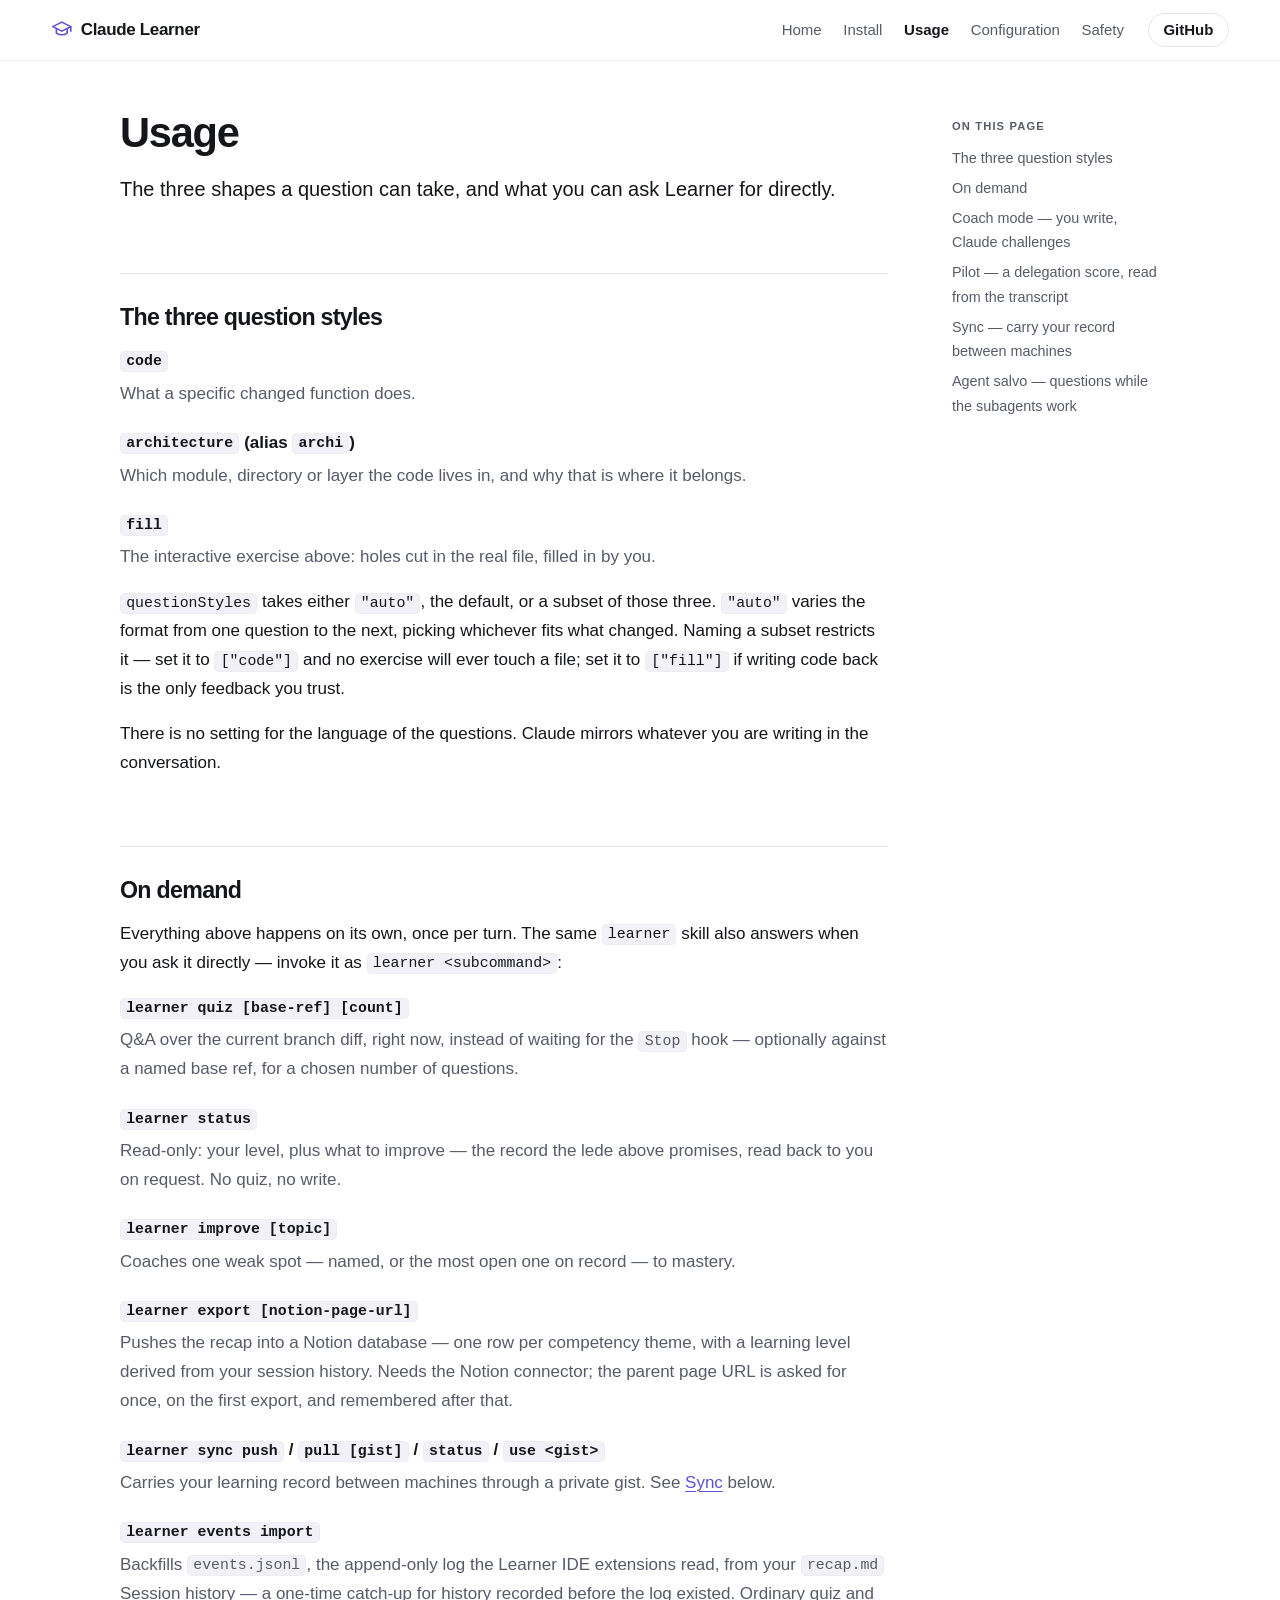
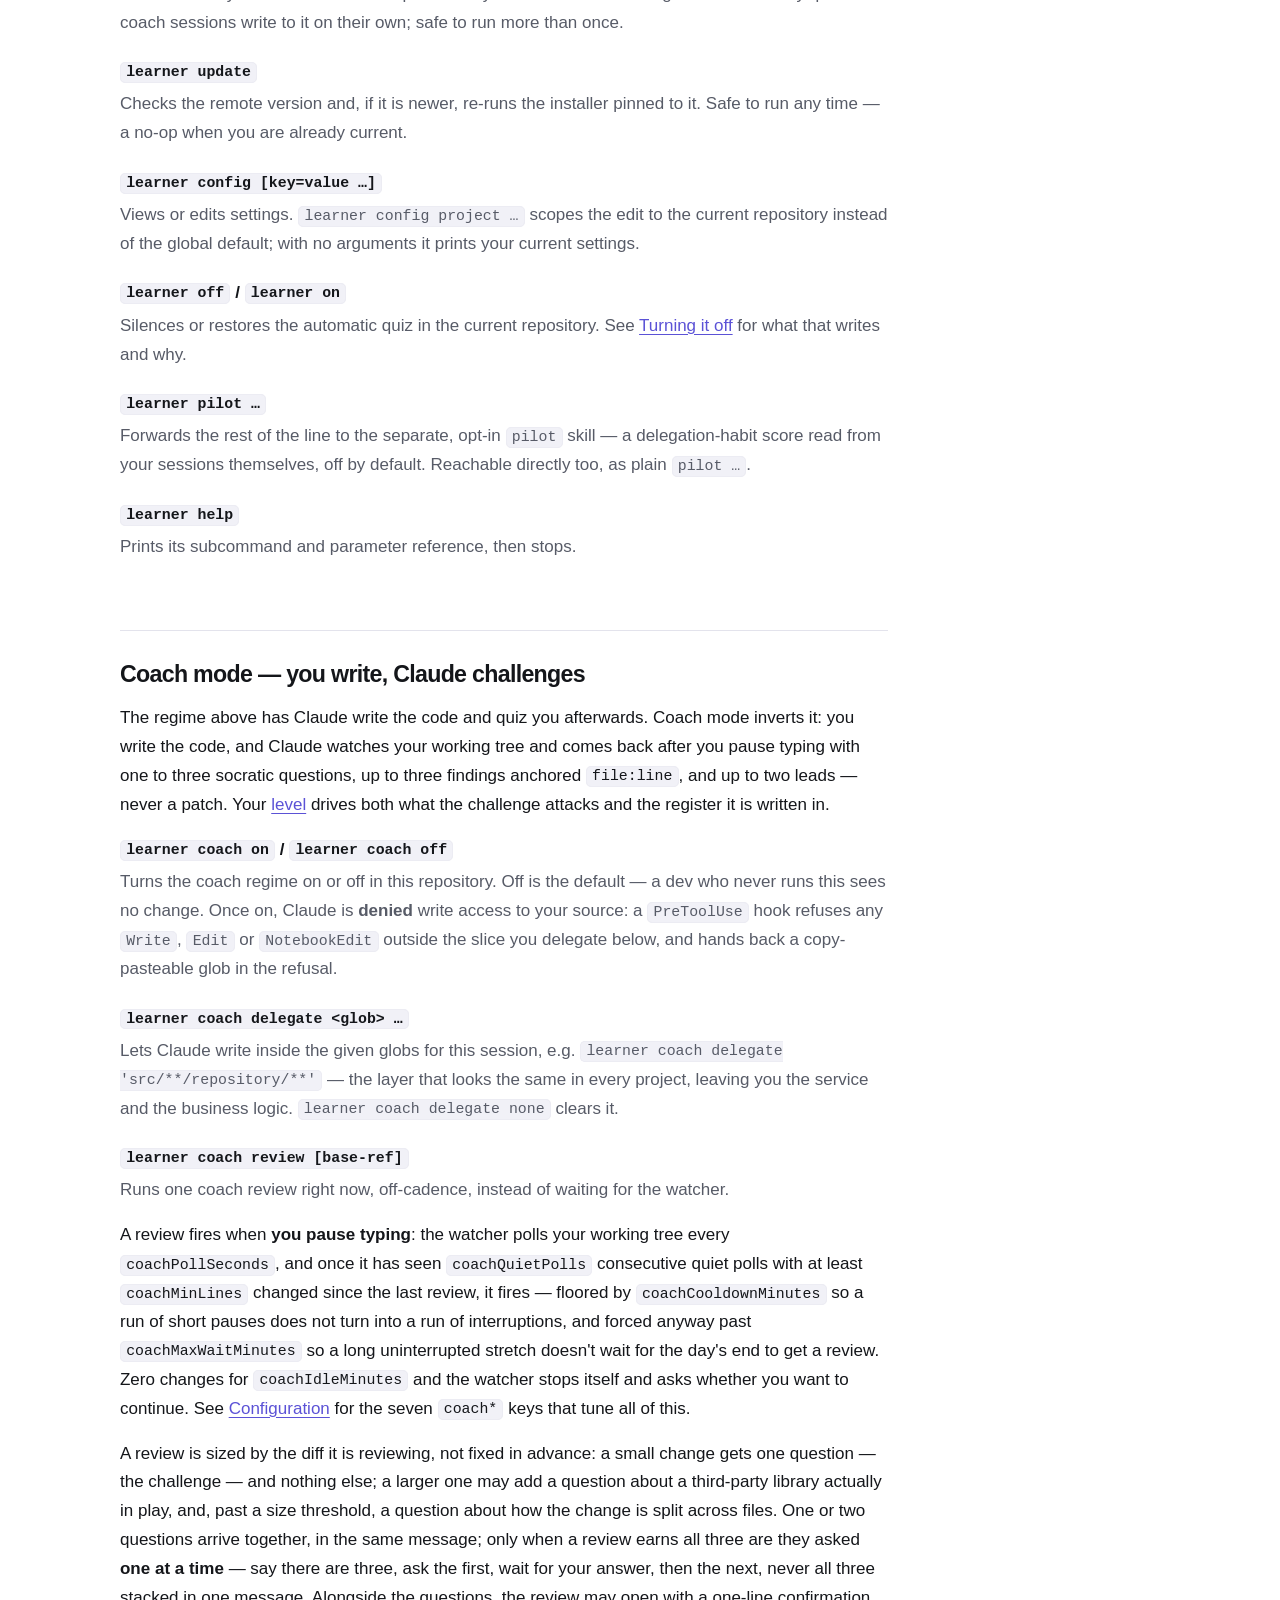
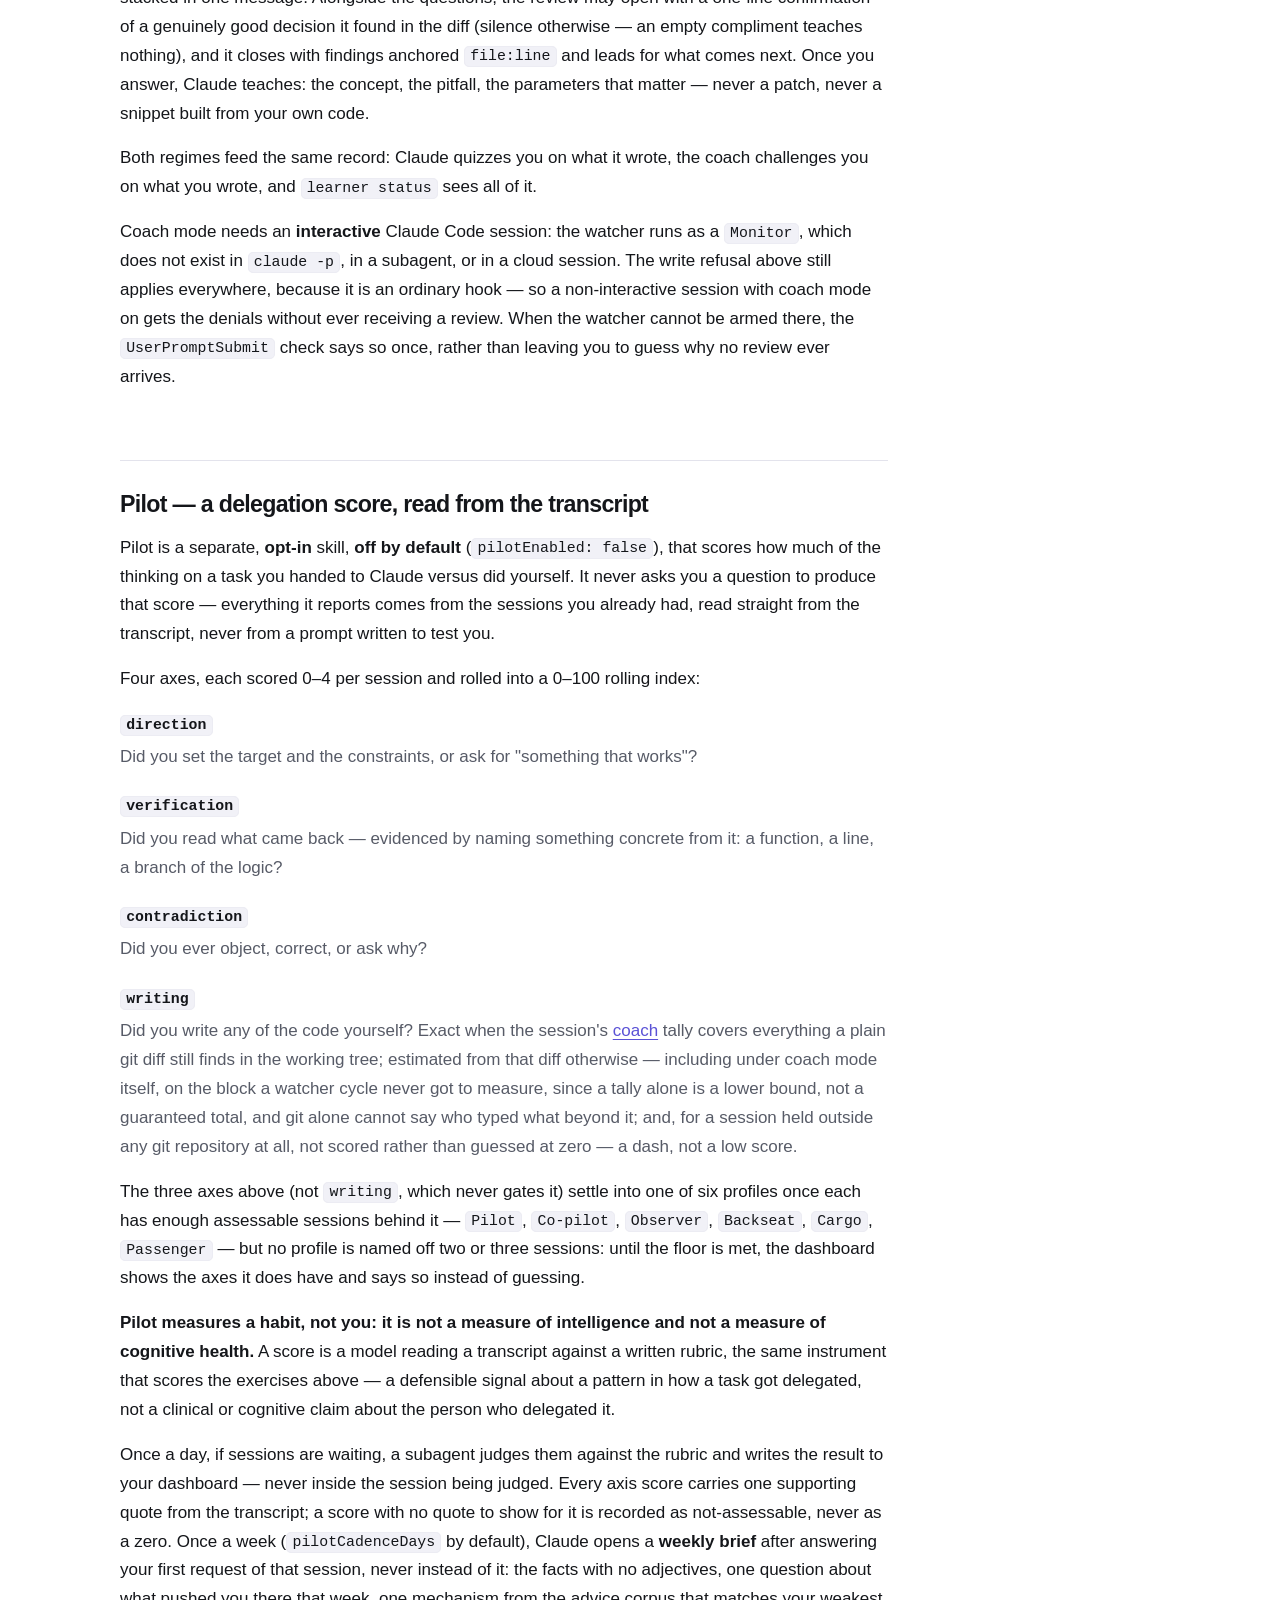
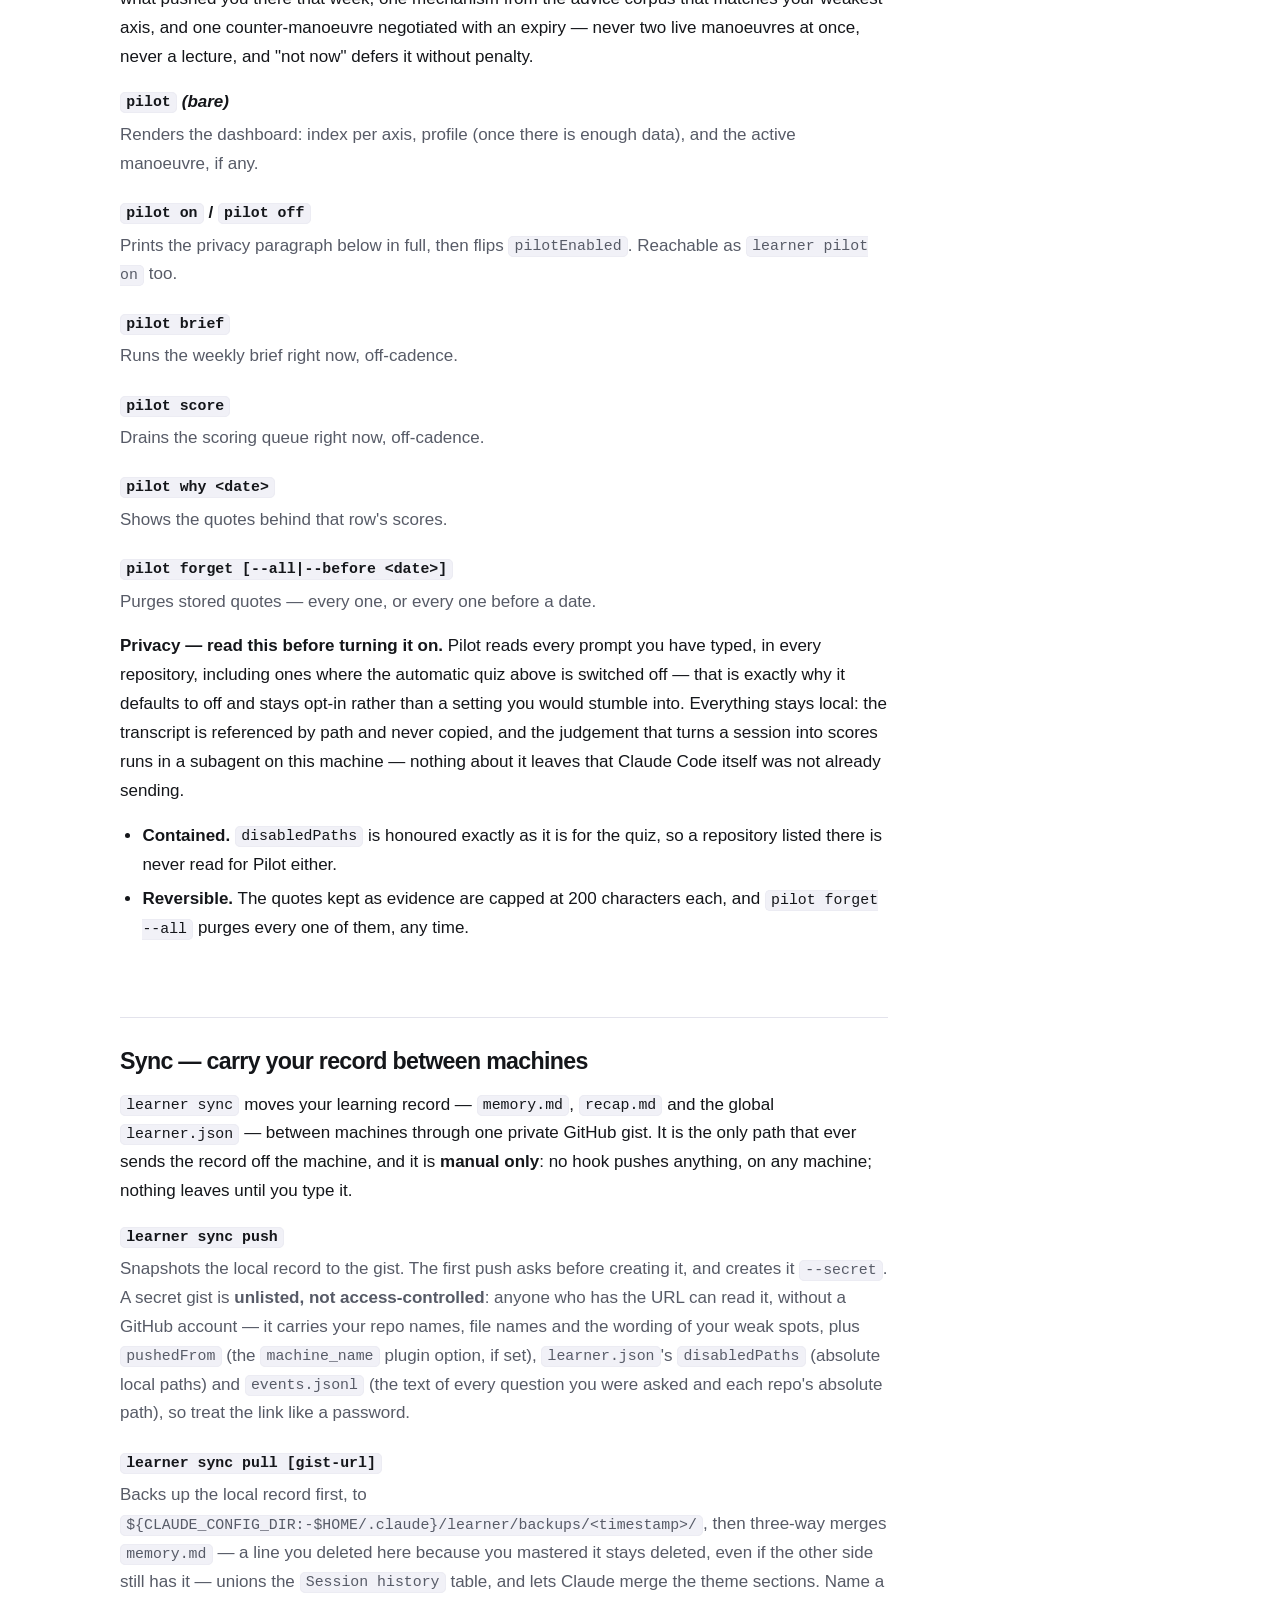
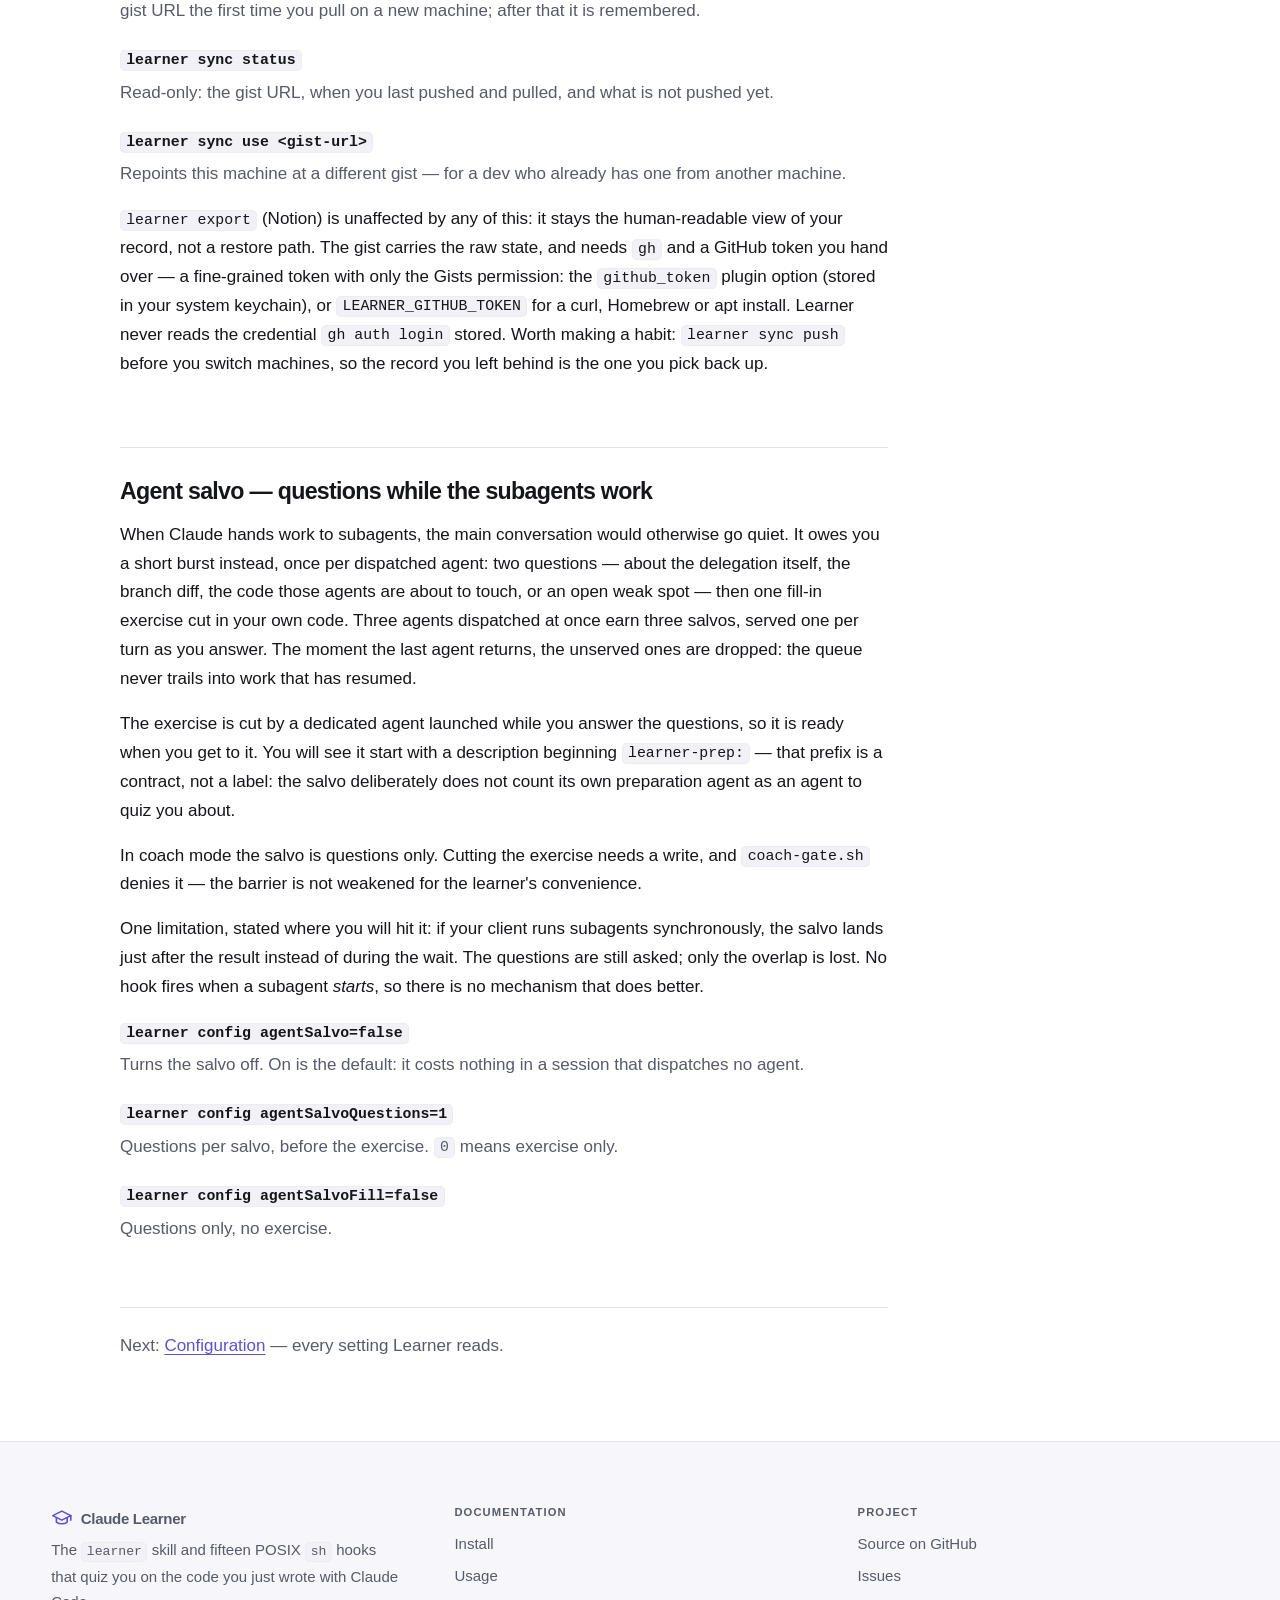
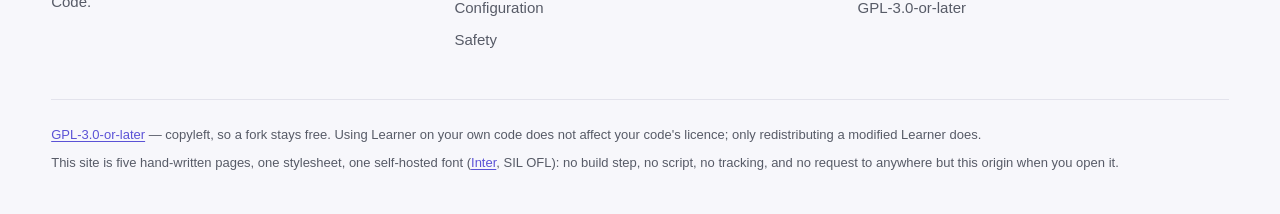
<file: docs/usage.html>
<!doctype html>
<html lang="en">
<head>
<meta charset="utf-8">
<meta name="viewport" content="width=device-width, initial-scale=1">
<title>Usage — Claude Learner</title>
<meta name="description" content="The three shapes a Claude Learner question can take, and what you can ask the learner skill for directly.">
<link rel="stylesheet" href="assets/style.css">
</head>
<body>

<a class="skip" href="#main">Skip to content</a>

<header class="site-bar">
  <div class="site-inner">
    <a class="brand" href="index.html">
      <svg viewBox="0 0 24 24" fill="none" stroke="currentColor" stroke-width="1.8" stroke-linecap="round" stroke-linejoin="round" aria-hidden="true">
        <path d="M2 8.5 12 3.5l10 5-10 5z"/>
        <path d="M6 11v4.6c0 0 2.4 1.9 6 1.9s6-1.9 6-1.9V11"/>
        <path d="M22 8.5v5"/>
      </svg>
      Claude Learner
    </a>
    <nav class="site" aria-label="Sections">
      <ul>
        <li><a href="index.html">Home</a></li>
        <li><a href="install.html">Install</a></li>
        <li><a href="usage.html" aria-current="page">Usage</a></li>
        <li><a href="config.html">Configuration</a></li>
        <li><a href="safety.html">Safety</a></li>
      </ul>
      <a class="btn btn-ghost btn-sm" href="https://github.com/Tykok/learning-with-claude">GitHub</a>
    </nav>
  </div>
</header>

<main class="doc" id="main">

  <h1>Usage</h1>
  <p class="lede">The three shapes a question can take, and what you can ask Learner
  for directly.</p>

  <nav class="toc" aria-labelledby="toc-title">
    <p class="toc-title" id="toc-title">On this page</p>
    <ol>
      <li><a href="#styles">The three question styles</a></li>
      <li><a href="#commands">On demand</a></li>
      <li><a href="#coach">Coach mode — you write, Claude challenges</a></li>
      <li><a href="#pilot">Pilot — a delegation score, read from the transcript</a></li>
      <li><a href="#sync">Sync — carry your record between machines</a></li>
      <li><a href="#salvo">Agent salvo — questions while the subagents work</a></li>
    </ol>
  </nav>

  <h2 id="styles">The three question styles</h2>

  <dl>
    <dt><code>code</code></dt>
    <dd>What a specific changed function does.</dd>
    <dt><code>architecture</code> (alias <code>archi</code>)</dt>
    <dd>Which module, directory or layer the code lives in, and why that is where it
    belongs.</dd>
    <dt><code>fill</code></dt>
    <dd>The interactive exercise above: holes cut in the real file, filled in by you.</dd>
  </dl>

  <p><code>questionStyles</code> takes either <code>"auto"</code>, the default, or a
  subset of those three. <code>"auto"</code> varies the format from one question to the
  next, picking whichever fits what changed. Naming a subset restricts it — set it to
  <code>["code"]</code> and no exercise will ever touch a file; set it to
  <code>["fill"]</code> if writing code back is the only feedback you trust.</p>

  <p>There is no setting for the language of the questions. Claude mirrors whatever you
  are writing in the conversation.</p>

  <h2 id="commands">On demand</h2>

  <p>Everything above happens on its own, once per turn. The same <code>learner</code>
  skill also answers when you ask it directly — invoke it as
  <code>learner &lt;subcommand&gt;</code>:</p>

  <dl>
    <dt><code>learner quiz [base-ref] [count]</code></dt>
    <dd>Q&amp;A over the current branch diff, right now, instead of waiting for the
    <code>Stop</code> hook — optionally against a named base ref, for a chosen number of
    questions.</dd>
    <dt><code>learner status</code></dt>
    <dd>Read-only: your level, plus what to improve — the record the lede above promises,
    read back to you on request. No quiz, no write.</dd>
    <dt><code>learner improve [topic]</code></dt>
    <dd>Coaches one weak spot — named, or the most open one on record — to mastery.</dd>
    <dt><code>learner export [notion-page-url]</code></dt>
    <dd>Pushes the recap into a Notion database — one row per competency theme, with a
    learning level derived from your session history. Needs the Notion connector; the
    parent page URL is asked for once, on the first export, and remembered after that.</dd>
    <dt><code>learner sync push</code> / <code>pull [gist]</code> / <code>status</code> /
    <code>use &lt;gist&gt;</code></dt>
    <dd>Carries your learning record between machines through a private gist. See
    <a href="#sync">Sync</a> below.</dd>
    <dt><code>learner events import</code></dt>
    <dd>Backfills <code>events.jsonl</code>, the append-only log the Learner IDE extensions
    read, from your <code>recap.md</code> Session history — a one-time catch-up for
    history recorded before the log existed. Ordinary quiz and coach sessions write to it
    on their own; safe to run more than once.</dd>
    <dt><code>learner update</code></dt>
    <dd>Checks the remote version and, if it is newer, re-runs the installer pinned to it.
    Safe to run any time — a no-op when you are already current.</dd>
    <dt><code>learner config [key=value …]</code></dt>
    <dd>Views or edits settings. <code>learner config project …</code> scopes the edit to
    the current repository instead of the global default; with no arguments it prints
    your current settings.</dd>
    <dt><code>learner off</code> / <code>learner on</code></dt>
    <dd>Silences or restores the automatic quiz in the current repository. See
    <a href="config.html#off">Turning it off</a> for what that writes and why.</dd>
    <dt><code>learner pilot …</code></dt>
    <dd>Forwards the rest of the line to the separate, opt-in <code>pilot</code> skill —
    a delegation-habit score read from your sessions themselves, off by default. Reachable
    directly too, as plain <code>pilot …</code>.</dd>
    <dt><code>learner help</code></dt>
    <dd>Prints its subcommand and parameter reference, then stops.</dd>
  </dl>

  <h2 id="coach">Coach mode — you write, Claude challenges</h2>

  <p>The regime above has Claude write the code and quiz you afterwards. Coach mode inverts
  it: you write the code, and Claude watches your working tree and comes back after you pause
  typing with one to three socratic questions, up to three findings anchored <code>file:line</code>,
  and up to two leads — never a patch. Your <a href="config.html#levels">level</a> drives both what the
  challenge attacks and the register it is written in.</p>

  <dl>
    <dt><code>learner coach on</code> / <code>learner coach off</code></dt>
    <dd>Turns the coach regime on or off in this repository. Off is the default — a dev who
    never runs this sees no change. Once on, Claude is <strong>denied</strong> write access to
    your source: a <code>PreToolUse</code> hook refuses any <code>Write</code>,
    <code>Edit</code> or <code>NotebookEdit</code> outside the slice you delegate below, and
    hands back a copy-pasteable glob in the refusal.</dd>
    <dt><code>learner coach delegate &lt;glob&gt; …</code></dt>
    <dd>Lets Claude write inside the given globs for this session, e.g.
    <code>learner coach delegate 'src/**/repository/**'</code> — the layer that looks the same
    in every project, leaving you the service and the business logic.
    <code>learner coach delegate none</code> clears it.</dd>
    <dt><code>learner coach review [base-ref]</code></dt>
    <dd>Runs one coach review right now, off-cadence, instead of waiting for the watcher.</dd>
  </dl>

  <p>A review fires when <strong>you pause typing</strong>: the watcher polls your working tree
  every <code>coachPollSeconds</code>, and once it has seen <code>coachQuietPolls</code>
  consecutive quiet polls with at least <code>coachMinLines</code> changed since the last
  review, it fires — floored by <code>coachCooldownMinutes</code> so a run of short pauses does
  not turn into a run of interruptions, and forced anyway past
  <code>coachMaxWaitMinutes</code> so a long uninterrupted stretch doesn't wait for the day's
  end to get a review. Zero changes for <code>coachIdleMinutes</code> and the watcher stops
  itself and asks whether you want to continue. See <a href="config.html">Configuration</a> for
  the seven <code>coach*</code> keys that tune all of this.</p>

  <p>A review is sized by the diff it is reviewing, not fixed in advance: a small change gets
  one question — the challenge — and nothing else; a larger one may add a question about a
  third-party library actually in play, and, past a size threshold, a question about how the
  change is split across files. One or two questions arrive together, in the same message; only
  when a review earns all three are they asked <strong>one at a time</strong> — say there are
  three, ask the first, wait for your answer, then the next, never all three stacked in one
  message. Alongside the questions, the review may open with a one-line
  confirmation of a genuinely good decision it found in the diff (silence otherwise — an empty
  compliment teaches nothing), and it closes with findings anchored <code>file:line</code> and
  leads for what comes next. Once you answer, Claude teaches: the concept, the pitfall, the
  parameters that matter — never a patch, never a snippet built from your own code.</p>

  <p>Both regimes feed the same record: Claude quizzes you on what it wrote, the coach
  challenges you on what you wrote, and <code>learner status</code> sees all of it.</p>

  <p>Coach mode needs an <strong>interactive</strong> Claude Code session: the watcher runs as
  a <code>Monitor</code>, which does not exist in <code>claude -p</code>, in a subagent, or in
  a cloud session. The write refusal above still applies everywhere, because it is an ordinary
  hook — so a non-interactive session with coach mode on gets the denials without ever
  receiving a review. When the watcher cannot be armed there, the <code>UserPromptSubmit</code>
  check says so once, rather than leaving you to guess why no review ever arrives.</p>

  <h2 id="pilot">Pilot — a delegation score, read from the transcript</h2>

  <p>Pilot is a separate, <strong>opt-in</strong> skill, <strong>off by default</strong>
  (<code>pilotEnabled: false</code>), that scores how much of the thinking on a task you
  handed to Claude versus did yourself. It never asks you a question to produce that
  score — everything it reports comes from the sessions you already had, read straight from
  the transcript, never from a prompt written to test you.</p>

  <p>Four axes, each scored 0–4 per session and rolled into a 0–100 rolling index:</p>

  <dl>
    <dt><code>direction</code></dt>
    <dd>Did you set the target and the constraints, or ask for "something that works"?</dd>
    <dt><code>verification</code></dt>
    <dd>Did you read what came back — evidenced by naming something concrete from it: a
    function, a line, a branch of the logic?</dd>
    <dt><code>contradiction</code></dt>
    <dd>Did you ever object, correct, or ask why?</dd>
    <dt><code>writing</code></dt>
    <dd>Did you write any of the code yourself? Exact when the session's <a href="#coach">
    coach</a> tally covers everything a plain git diff still finds in the working tree;
    estimated from that diff otherwise — including under coach mode itself, on the block a
    watcher cycle never got to measure, since a tally alone is a lower bound, not a
    guaranteed total, and git alone cannot say who typed what beyond it; and, for a session
    held outside any git repository at all, not scored rather than guessed at zero — a dash,
    not a low score.</dd>
  </dl>

  <p>The three axes above (not <code>writing</code>, which never gates it) settle into one
  of six profiles once each has enough assessable sessions behind it — <code>Pilot</code>,
  <code>Co-pilot</code>, <code>Observer</code>, <code>Backseat</code>, <code>Cargo</code>,
  <code>Passenger</code> — but no profile is named off two or three sessions: until the
  floor is met, the dashboard shows the axes it does have and says so instead of guessing.</p>

  <p><strong>Pilot measures a habit, not you: it is not a measure of intelligence and not a
  measure of cognitive health.</strong> A score is a model reading a transcript against a
  written rubric, the same instrument that scores the exercises above — a defensible signal
  about a pattern in how a task got delegated, not a clinical or cognitive claim about the
  person who delegated it.</p>

  <p>Once a day, if sessions are waiting, a subagent judges them against the rubric and
  writes the result to your dashboard — never inside the session being judged. Every axis
  score carries one supporting quote from the transcript; a score with no quote to show for
  it is recorded as not-assessable, never as a zero. Once a week (<code>pilotCadenceDays</code>
  by default), Claude opens a <strong>weekly brief</strong> after answering your first
  request of that session, never instead of it: the facts with no adjectives, one question
  about what pushed you there that week, one mechanism from the advice corpus that matches
  your weakest axis, and one counter-manoeuvre negotiated with an expiry — never two live
  manoeuvres at once, never a lecture, and "not now" defers it without penalty.</p>

  <dl>
    <dt><code>pilot</code> <em>(bare)</em></dt>
    <dd>Renders the dashboard: index per axis, profile (once there is enough data), and the
    active manoeuvre, if any.</dd>
    <dt><code>pilot on</code> / <code>pilot off</code></dt>
    <dd>Prints the privacy paragraph below in full, then flips <code>pilotEnabled</code>.
    Reachable as <code>learner pilot on</code> too.</dd>
    <dt><code>pilot brief</code></dt>
    <dd>Runs the weekly brief right now, off-cadence.</dd>
    <dt><code>pilot score</code></dt>
    <dd>Drains the scoring queue right now, off-cadence.</dd>
    <dt><code>pilot why &lt;date&gt;</code></dt>
    <dd>Shows the quotes behind that row's scores.</dd>
    <dt><code>pilot forget [--all|--before &lt;date&gt;]</code></dt>
    <dd>Purges stored quotes — every one, or every one before a date.</dd>
  </dl>

  <p><strong>Privacy — read this before turning it on.</strong> Pilot reads every prompt
  you have typed, in every repository, including ones where the automatic quiz above is
  switched off — that is exactly why it defaults to off and stays opt-in rather than a
  setting you would stumble into. Everything stays local: the transcript is referenced by
  path and never copied, and the judgement that turns a session into scores runs in a
  subagent on this machine — nothing about it leaves that Claude Code itself was not
  already sending.</p>

  <ul>
    <li><strong>Contained.</strong> <code>disabledPaths</code> is honoured exactly as it is
    for the quiz, so a repository listed there is never read for Pilot either.</li>
    <li><strong>Reversible.</strong> The quotes kept as evidence are capped at 200
    characters each, and <code>pilot forget --all</code> purges every one of them, any
    time.</li>
  </ul>
  <h2 id="sync">Sync — carry your record between machines</h2>

  <p><code>learner sync</code> moves your learning record — <code>memory.md</code>,
  <code>recap.md</code> and the global <code>learner.json</code> — between machines through
  one private GitHub gist. It is the only path that ever sends the record off the machine, and
  it is <strong>manual only</strong>: no hook pushes anything, on any machine; nothing leaves
  until you type it.</p>

  <dl>
    <dt><code>learner sync push</code></dt>
    <dd>Snapshots the local record to the gist. The first push asks before creating it, and
    creates it <code>--secret</code>. A secret gist is <strong>unlisted, not
    access-controlled</strong>: anyone who has the URL can read it, without a GitHub account —
    it carries your repo names, file names and the wording of your weak spots, plus
    <code>pushedFrom</code> (the <code>machine_name</code> plugin option, if set), <code>learner.json</code>'s
    <code>disabledPaths</code> (absolute local paths) and <code>events.jsonl</code> (the text of
    every question you were asked and each repo's absolute path), so treat the link like a
    password.</dd>
    <dt><code>learner sync pull [gist-url]</code></dt>
    <dd>Backs up the local record first, to
    <code>${CLAUDE_CONFIG_DIR:-$HOME/.claude}/learner/backups/&lt;timestamp&gt;/</code>, then
    three-way merges <code>memory.md</code> — a line you deleted here because you mastered it
    stays deleted, even if the other side still has it — unions the <code>Session history</code>
    table, and lets Claude merge the theme sections. Name a gist URL the first time you pull on
    a new machine; after that it is remembered.</dd>
    <dt><code>learner sync status</code></dt>
    <dd>Read-only: the gist URL, when you last pushed and pulled, and what is not pushed yet.</dd>
    <dt><code>learner sync use &lt;gist-url&gt;</code></dt>
    <dd>Repoints this machine at a different gist — for a dev who already has one from another
    machine.</dd>
  </dl>

  <p><code>learner export</code> (Notion) is unaffected by any of this: it stays the
  human-readable view of your record, not a restore path. The gist carries the raw state, and
  needs <code>gh</code> and a GitHub token you hand over — a fine-grained token with only the
  Gists permission: the <code>github_token</code> plugin option (stored in your system
  keychain), or <code>LEARNER_GITHUB_TOKEN</code> for a curl, Homebrew or apt install. Learner
  never reads the credential <code>gh auth login</code> stored. Worth making a habit:
  <code>learner sync push</code> before you switch machines, so the record you left behind is
  the one you pick back up.</p>

  <h2 id="salvo">Agent salvo — questions while the subagents work</h2>

  <p>When Claude hands work to subagents, the main conversation would otherwise go quiet. It
  owes you a short burst instead, once per dispatched agent: two questions — about the
  delegation itself, the branch diff, the code those agents are about to touch, or an open weak
  spot — then one fill-in exercise cut in your own code. Three agents dispatched at once earn
  three salvos, served one per turn as you answer. The moment the last agent returns, the
  unserved ones are dropped: the queue never trails into work that has resumed.</p>

  <p>The exercise is cut by a dedicated agent launched while you answer the questions, so it is
  ready when you get to it. You will see it start with a description beginning
  <code>learner-prep:</code> — that prefix is a contract, not a label: the salvo deliberately
  does not count its own preparation agent as an agent to quiz you about.</p>

  <p>In coach mode the salvo is questions only. Cutting the exercise needs a write, and
  <code>coach-gate.sh</code> denies it — the barrier is not weakened for the learner's
  convenience.</p>

  <p>One limitation, stated where you will hit it: if your client runs subagents synchronously,
  the salvo lands just after the result instead of during the wait. The questions are still
  asked; only the overlap is lost. No hook fires when a subagent <em>starts</em>, so there is no
  mechanism that does better.</p>

  <dl>
    <dt><code>learner config agentSalvo=false</code></dt>
    <dd>Turns the salvo off. On is the default: it costs nothing in a session that dispatches
    no agent.</dd>
    <dt><code>learner config agentSalvoQuestions=1</code></dt>
    <dd>Questions per salvo, before the exercise. <code>0</code> means exercise only.</dd>
    <dt><code>learner config agentSalvoFill=false</code></dt>
    <dd>Questions only, no exercise.</dd>
  </dl>

  <p class="next">Next: <a href="config.html">Configuration</a> — every setting
  Learner reads.</p>

</main>

<footer class="site-footer">
  <div class="foot-grid">
    <div class="foot-brand">
      <a class="brand" href="index.html">
        <svg viewBox="0 0 24 24" fill="none" stroke="currentColor" stroke-width="1.8" stroke-linecap="round" stroke-linejoin="round" aria-hidden="true">
          <path d="M2 8.5 12 3.5l10 5-10 5z"/>
          <path d="M6 11v4.6c0 0 2.4 1.9 6 1.9s6-1.9 6-1.9V11"/>
          <path d="M22 8.5v5"/>
        </svg>
        Claude Learner
      </a>
      <p>The <code>learner</code> skill and fifteen POSIX <code>sh</code> hooks that quiz you on the code you just
      wrote with Claude Code.</p>
    </div>
    <div>
      <h2>Documentation</h2>
      <ul>
        <li><a href="install.html">Install</a></li>
        <li><a href="usage.html">Usage</a></li>
        <li><a href="config.html">Configuration</a></li>
        <li><a href="safety.html">Safety</a></li>
      </ul>
    </div>
    <div>
      <h2>Project</h2>
      <ul>
        <li><a href="https://github.com/Tykok/learning-with-claude">Source on GitHub</a></li>
        <li><a href="https://github.com/Tykok/learning-with-claude/issues">Issues</a></li>
        <li><a href="https://github.com/Tykok/learning-with-claude/blob/main/LICENSE">GPL-3.0-or-later</a></li>
      </ul>
    </div>
  </div>
  <div class="foot-note">
    <p><a href="https://github.com/Tykok/learning-with-claude/blob/main/LICENSE">GPL-3.0-or-later</a>
    — copyleft, so a fork stays free. Using Learner on your own code does not affect your code's
    licence; only redistributing a modified Learner does.</p>
    <p>This site is five hand-written pages, one stylesheet, one self-hosted font
    (<a href="https://github.com/rsms/inter">Inter</a>, SIL OFL): no build step, no script,
    no tracking, and no request to anywhere but this origin when you open it.</p>
  </div>
</footer>
</body>
</html>
</file>
<file: docs/assets/style.css>
/* Claude Learner — dark-first product site.
   One stylesheet, no build, no external request. Tokens first, then the
   shared shell (header/footer/buttons), then the landing bands, then the
   documentation pages. Every accent/surface pairing used for text carries
   its measured WCAG contrast ratio in a comment beside it. */

/* --- font ------------------------------------------------------------------ */
/* No font file ships: Inter when the reader has it installed, else the
   platform's own UI face. Plain text, no binary asset, no external request. */

/* --- tokens ---------------------------------------------------------------- */

:root {
  color-scheme: dark light;

  --bg: #0a0a16;
  --surface: #14141f;
  --surface-2: #1b1b29;
  --code-bg: #101019;
  --rule: #262636;
  --rule-soft: #1e1e2c;

  --fg: #e8e8f0;
  --muted: #9b9bae;          /* 7.20:1 on --bg, 6.23:1 on --surface-2 */

  --accent: #8b84ff;         /* button fill; --accent-fg on it is 6.41:1 */
  --accent-fg: #0a0a16;
  --accent-text: #a8a2ff;    /* 8.69:1 on --bg, 8.07:1 on --surface, 7.51:1 on --surface-2 */
  --accent-line: #6c63ff;    /* borders, rings, glows — no contrast minimum */
  --accent-wash: rgba(108, 99, 255, 0.13);

  --shadow: 0 1px 2px rgba(0, 0, 0, 0.4), 0 12px 32px -12px rgba(0, 0, 0, 0.7);
  --radius: 14px;
  --radius-sm: 9px;

  --mono: ui-monospace, SFMono-Regular, Menlo, Consolas, "Liberation Mono", monospace;
  --sans: "Inter var", "Inter", -apple-system, BlinkMacSystemFont, "Segoe UI", Roboto,
    "Helvetica Neue", Arial, "Noto Sans", sans-serif;

  --shell: 108rem;     /* full-width band content */
  --measure: 48rem;    /* prose column, ~72 characters at the base size */
  /* One gutter for the whole site: 1.25rem on a phone, growing with the
     viewport, capped so a very wide screen keeps a margin rather than
     running the content into the bezel. */
  --gutter: clamp(1.25rem, 4vw, 5rem);
  --header-h: 3.75rem;
}

@media (prefers-color-scheme: light) {
  :root {
    --bg: #ffffff;
    --surface: #f7f7fb;
    --surface-2: #eff0f6;
    --code-bg: #f1f1f7;
    --rule: #e3e3ec;
    --rule-soft: #ececf3;

    --fg: #14161a;
    --muted: #575b67;        /* 6.78:1 on --bg, 5.96:1 on --surface-2 */

    --accent: #5b52d6;       /* white on it is 5.80:1 */
    --accent-fg: #ffffff;
    --accent-text: #5b52d6;  /* 5.80:1 on --bg, 5.42:1 on --surface, 5.10:1 on --surface-2 */
    --accent-line: #5b52d6;
    --accent-wash: rgba(91, 82, 214, 0.08);

    --shadow: 0 1px 2px rgba(20, 22, 26, 0.05), 0 12px 28px -14px rgba(20, 22, 26, 0.18);
  }
}

/* --- base ------------------------------------------------------------------ */

*, *::before, *::after { box-sizing: border-box; }

html {
  -webkit-text-size-adjust: 100%;
  text-size-adjust: 100%;
  scroll-behavior: smooth;
}
@media (prefers-reduced-motion: reduce) {
  html { scroll-behavior: auto; }
  *, *::before, *::after {
    animation-duration: 0.001ms !important;
    transition-duration: 0.001ms !important;
  }
}

body {
  margin: 0;
  background: var(--bg);
  color: var(--fg);
  font-family: var(--sans);
  font-size: 1.0625rem;
  line-height: 1.7;
  font-feature-settings: "cv05" 1, "ss03" 1;
  -webkit-font-smoothing: antialiased;
  text-rendering: optimizeLegibility;
  overflow-wrap: break-word;
}

::selection { background: color-mix(in srgb, var(--accent-line) 35%, transparent); }

img, svg { max-width: 100%; }

:focus-visible {
  outline: 2px solid var(--accent-line);
  outline-offset: 3px;
  border-radius: 3px;
}

.skip {
  position: absolute;
  left: -9999px;
  top: 0;
  z-index: 100;
  background: var(--accent);
  color: var(--accent-fg);
  padding: 0.6rem 1rem;
  border-radius: 0 0 var(--radius-sm) 0;
  font-weight: 600;
  text-decoration: none;
}
.skip:focus { left: 0; }

/* --- type scale ------------------------------------------------------------ */

h1, h2, h3, h4 {
  font-weight: 650;
  line-height: 1.15;
  letter-spacing: -0.03em;
  text-wrap: balance;
}
h1 { font-size: clamp(2.1rem, 1.4rem + 3.2vw, 3.5rem); margin: 0 0 1rem; }
h2 { font-size: clamp(1.5rem, 1.25rem + 1.1vw, 2rem); margin: 0 0 0.85rem; }
h3 { font-size: 1.1875rem; letter-spacing: -0.02em; margin: 0 0 0.5rem; }

p, ul, ol, dl { margin: 0 0 1rem; }
li { margin-bottom: 0.35rem; }
li > p { margin-bottom: 0.35rem; }
ul, ol { padding-left: 1.4rem; }
strong, b { font-weight: 640; }

.lede {
  font-size: clamp(1.0625rem, 1rem + 0.45vw, 1.25rem);
  line-height: 1.6;
  margin: 0 0 1rem;
}
.sub { color: var(--muted); margin: 0 0 1.8rem; }

.eyebrow {
  display: block;
  font-size: 0.75rem;
  font-weight: 640;
  letter-spacing: 0.1em;
  text-transform: uppercase;
  color: var(--accent-text);
  margin: 0 0 0.7rem;
}

/* --- links ----------------------------------------------------------------- */

a { color: var(--accent-text); text-decoration-thickness: 1px; text-underline-offset: 0.18em; }
a:hover { text-decoration-thickness: 2px; }

/* --- code ------------------------------------------------------------------ */

code {
  font-family: var(--mono);
  font-size: 0.875em;
  background: var(--code-bg);
  border: 1px solid var(--rule-soft);
  border-radius: 5px;
  padding: 0.1em 0.35em;
}
pre {
  margin: 0;
  padding: 1.1rem 1.25rem;
  overflow-x: auto;
  background: var(--code-bg);
  font-size: 0.8125rem;
  line-height: 1.65;
  tab-size: 2;
}
pre code {
  background: none;
  border: 0;
  padding: 0;
  font-size: inherit;
  white-space: pre;
}
.hl {
  display: inline-block;
  width: 100%;
  background: var(--accent-wash);
  box-shadow: inset 2px 0 0 var(--accent-line);
  color: var(--accent-text);
}

/* --- cards & figures -------------------------------------------------------- */
/* A <figure> anywhere on the site renders as a terminal card: the caption is
   its title bar, the <pre> its body. The documentation pages get the landing
   page's treatment for free. */

figure {
  margin: 1.5rem 0;
  border: 1px solid var(--rule);
  border-radius: var(--radius);
  background: var(--surface);
  box-shadow: var(--shadow);
  overflow: hidden;
}
figcaption {
  display: flex;
  align-items: center;
  gap: 0.55rem;
  padding: 0.55rem 1rem;
  border-bottom: 1px solid var(--rule);
  background: var(--surface-2);
  color: var(--muted);
  font-size: 0.75rem;
  letter-spacing: 0.01em;
}
figcaption::before {
  content: "";
  flex: none;
  width: 0.5rem;
  height: 0.5rem;
  border-radius: 50%;
  background: var(--accent-line);
  box-shadow: 0.75rem 0 0 var(--rule), 1.5rem 0 0 var(--rule);
  margin-right: 1.6rem;
}
figcaption code { background: none; border: 0; padding: 0; font-size: 0.95em; }
figure pre { background: transparent; }

.card {
  border: 1px solid var(--rule);
  border-radius: var(--radius);
  background: var(--surface);
  padding: 1.5rem;
}
.card > :last-child { margin-bottom: 0; }
.card figure { margin: 1.1rem -0.35rem 0; }
.card-accent { border-color: var(--accent-line); background: var(--accent-wash); }

.note {
  border: 1px solid var(--rule);
  border-left: 3px solid var(--accent-line);
  border-radius: var(--radius-sm);
  background: var(--surface);
  padding: 1.1rem 1.25rem;
  margin: 1.5rem 0;
}
.note > :last-child { margin-bottom: 0; }

/* --- buttons ---------------------------------------------------------------- */

.btn {
  display: inline-flex;
  align-items: center;
  gap: 0.45rem;
  padding: 0.68rem 1.25rem;
  border: 1px solid transparent;
  border-radius: 999px;
  font: inherit;
  font-size: 0.9375rem;
  font-weight: 600;
  line-height: 1.2;
  text-decoration: none;
  cursor: pointer;
  transition: transform 0.15s ease, background-color 0.15s ease, border-color 0.15s ease;
}
.btn:hover { transform: translateY(-1px); text-decoration: none; }
.btn-primary { background: var(--accent); color: var(--accent-fg); }
.btn-primary:hover { background: color-mix(in srgb, var(--accent) 88%, var(--fg)); }
.btn-ghost {
  background: transparent;
  color: var(--fg);
  border-color: var(--rule);
}
.btn-ghost:hover { border-color: var(--accent-line); background: var(--accent-wash); }
.btn-sm { padding: 0.42rem 0.9rem; font-size: 0.875rem; }
.btn-row { display: flex; flex-wrap: wrap; gap: 0.75rem; margin: 1.75rem 0 0; }

.pill {
  display: inline-flex;
  align-items: center;
  gap: 0.5rem;
  padding: 0.3rem 0.85rem 0.3rem 0.55rem;
  border: 1px solid var(--rule);
  border-radius: 999px;
  background: var(--surface);
  color: var(--muted);
  font-size: 0.8125rem;
  margin: 0 0 1.5rem;
}
.tag {
  display: inline-block;
  margin-left: 0.5rem;
  padding: 0.05rem 0.45rem;
  border: 1px solid var(--accent-line);
  border-radius: 999px;
  background: var(--accent-wash);
  color: var(--accent-text);
  font-size: 0.65rem;
  font-weight: 640;
  letter-spacing: 0.08em;
  vertical-align: 0.08em;
}
.pill b {
  color: var(--accent-text);
  font-weight: 640;
  border-right: 1px solid var(--rule);
  padding-right: 0.6rem;
}

/* --- header ----------------------------------------------------------------- */

.site-bar {
  position: sticky;
  top: 0;
  z-index: 50;
  background: color-mix(in srgb, var(--bg) 82%, transparent);
  backdrop-filter: saturate(160%) blur(12px);
  -webkit-backdrop-filter: saturate(160%) blur(12px);
  border-bottom: 1px solid var(--rule-soft);
}
.site-inner {
  max-width: calc(var(--shell) + 2 * var(--gutter));
  margin: 0 auto;
  min-height: var(--header-h);
  padding: 0 var(--gutter);
  display: flex;
  align-items: center;
  gap: 1.5rem;
}
.brand {
  display: inline-flex;
  align-items: center;
  gap: 0.5rem;
  flex: none;
  color: var(--fg);
  font-weight: 640;
  letter-spacing: -0.02em;
  text-decoration: none;
}
.brand svg { width: 1.35rem; height: 1.35rem; color: var(--accent-line); }
.site { display: flex; align-items: center; gap: 1.5rem; margin-left: auto; min-width: 0; }
.site ul {
  display: flex;
  gap: 1.35rem;
  list-style: none;
  margin: 0;
  padding: 0;
  overflow-x: auto;
  scrollbar-width: none;
  -ms-overflow-style: none;
}
.site ul::-webkit-scrollbar { display: none; }
.site li { margin: 0; flex: none; }
.site a {
  color: var(--muted);
  font-size: 0.9375rem;
  text-decoration: none;
  white-space: nowrap;
}
.site a:hover { color: var(--fg); }
.site [aria-current="page"] { color: var(--fg); font-weight: 600; }
.site .btn { flex: none; color: var(--fg); }

@media (max-width: 46rem) {
  .site-inner { flex-wrap: wrap; gap: 0.5rem 1rem; padding-bottom: 0.5rem; }
  .site { width: 100%; margin-left: 0; gap: 0.75rem; }
  .site ul { padding-bottom: 0.15rem; }
  .site > .btn { display: none; }
}

/* --- bands & shells ---------------------------------------------------------- */

.band { padding: clamp(3.5rem, 2rem + 6vw, 6.5rem) var(--gutter); }
.band-alt { background: var(--surface); border-block: 1px solid var(--rule-soft); }
.band-tight { padding-block: clamp(2.5rem, 1.5rem + 3vw, 4rem); }
.shell { max-width: var(--shell); margin: 0 auto; }
.prose { max-width: var(--measure); }
/* The shell is allowed to be very wide; a line of prose is not. Anything that
   is read rather than scanned keeps its own measure inside it. */
.card p, .card li, .split > div > p, .cta p, .foot-brand p { max-width: 42rem; }
.section-head { max-width: 46rem; margin: 0 0 2.5rem; }
.section-head > :last-child { margin-bottom: 0; }
.section-head p { color: var(--muted); }

/* --- hero -------------------------------------------------------------------- */

/* Two soft colour fields behind the hero, painted straight onto its
   background. An earlier version used blurred pseudo-elements, which WebKit
   clips to the element box and leaves a hard rectangular edge; a radial
   gradient has no filter to clip and costs nothing to paint. */
.hero {
  padding: clamp(3.5rem, 2rem + 7vw, 7rem) var(--gutter) clamp(3rem, 2rem + 5vw, 5.5rem);
  /* Offsets in rem, not per cent: a percentage is read against the hero's own
     height, so the wash slid up and cut off hard once the hero stacked on a
     phone. Three stops rather than two keep the falloff soft. */
  background:
    radial-gradient(62rem 30rem at 12% -9rem,
      color-mix(in srgb, var(--accent-line) 55%, transparent),
      color-mix(in srgb, var(--accent-line) 16%, transparent) 48%,
      transparent 78%),
    radial-gradient(48rem 26rem at 92% -7rem,
      color-mix(in srgb, #35c8d8 32%, transparent),
      color-mix(in srgb, #35c8d8 10%, transparent) 48%,
      transparent 78%);
}
@media (prefers-color-scheme: light) {
  .hero {
    background:
      radial-gradient(62rem 30rem at 12% -9rem,
        color-mix(in srgb, var(--accent-line) 20%, transparent),
        color-mix(in srgb, var(--accent-line) 7%, transparent) 48%,
        transparent 78%),
      radial-gradient(48rem 26rem at 92% -7rem,
        color-mix(in srgb, #35c8d8 15%, transparent),
        color-mix(in srgb, #35c8d8 5%, transparent) 48%,
        transparent 78%);
  }
}
.hero-grid {
  max-width: var(--shell);
  margin: 0 auto;
  display: grid;
  gap: clamp(2.5rem, 1rem + 5vw, 4rem);
  align-items: center;
  grid-template-columns: minmax(0, 1fr);
}
@media (min-width: 62rem) {
  .hero-grid { grid-template-columns: minmax(0, 1.05fr) minmax(0, 1fr); }
}
@media (min-width: 100rem) {
  .hero-grid { grid-template-columns: minmax(0, 1fr) minmax(0, 1.1fr); }
}
.hero-copy { max-width: 40rem; }
.hero-copy .lede { color: var(--fg); }
.hero-copy .sub { font-size: 0.9375rem; margin: 1.5rem 0 0; }
.hero-visual figure { margin: 0; }
.hero-visual figure + figure { margin-top: 1rem; }

/* --- stat strip ---------------------------------------------------------------- */

.stats {
  max-width: var(--shell);
  margin: 0 auto;
  list-style: none;
  padding: 0;
  display: grid;
  gap: 1px;
  grid-template-columns: repeat(auto-fit, minmax(11rem, 1fr));
  background: var(--rule-soft);
  border: 1px solid var(--rule-soft);
  border-radius: var(--radius);
  overflow: hidden;
}
.stats li { margin: 0; padding: 1.35rem 1.5rem; background: var(--bg); }
.band-alt .stats li { background: var(--surface); }
.stats b {
  display: block;
  font-size: 1.6rem;
  font-weight: 650;
  letter-spacing: -0.03em;
  line-height: 1.1;
  color: var(--fg);
}
.stats span { display: block; color: var(--muted); font-size: 0.875rem; }

/* --- grids ---------------------------------------------------------------------- */

.grid { display: grid; gap: 1.25rem; }
.grid-2 { grid-template-columns: repeat(auto-fit, minmax(min(100%, 22rem), 1fr)); }
.grid + .prose { margin-top: 2rem; }
/* A third dense card would squeeze the row to three cramped columns, so the
   newest mode takes a full-width row of its own and splits internally. */
.card-wide { grid-column: 1 / -1; }
.card-wide .inner {
  display: grid;
  gap: clamp(1.25rem, 1rem + 2vw, 2.5rem);
  grid-template-columns: minmax(0, 1fr);
  align-items: center;
}
@media (min-width: 58rem) {
  .card-wide .inner { grid-template-columns: minmax(0, 1.15fr) minmax(0, 1fr); }
}
.card-wide .inner > div > :last-child { margin-bottom: 0; }
.card-wide figure { margin: 0; }

.split {
  display: grid;
  gap: clamp(2rem, 1rem + 4vw, 4rem);
  grid-template-columns: minmax(0, 1fr);
  align-items: start;
}
@media (min-width: 58rem) {
  .grid + .prose { margin-top: 2rem; }
/* A third dense card would squeeze the row to three cramped columns, so the
   newest mode takes a full-width row of its own and splits internally. */
.card-wide { grid-column: 1 / -1; }
.card-wide .inner {
  display: grid;
  gap: clamp(1.25rem, 1rem + 2vw, 2.5rem);
  grid-template-columns: minmax(0, 1fr);
  align-items: center;
}
@media (min-width: 58rem) {
  .card-wide .inner { grid-template-columns: minmax(0, 1.15fr) minmax(0, 1fr); }
}
.card-wide .inner > div > :last-child { margin-bottom: 0; }
.card-wide figure { margin: 0; }

.split { grid-template-columns: minmax(0, 1fr) minmax(0, 1fr); }
}

/* --- CTA band --------------------------------------------------------------------- */

.cta {
  max-width: 52rem;
  margin: 0 auto;
  text-align: center;
  border: 1px solid var(--rule);
  border-radius: calc(var(--radius) + 6px);
  background:
    radial-gradient(80% 130% at 50% 0%, var(--accent-wash), transparent 70%),
    var(--surface);
  padding: clamp(2.25rem, 1.5rem + 3vw, 3.5rem) clamp(1.25rem, 1rem + 2vw, 3rem);
}
.cta h2 { margin-bottom: 0.6rem; }
.cta p { color: var(--muted); max-width: 34rem; margin-inline: auto; }
.cta .btn-row { justify-content: center; }
/* The band centres its text; a command block inside it must not inherit that. */
.cta figure { max-width: 34rem; margin: 1.75rem auto 0; text-align: left; }

.cta + .next {
  max-width: 52rem;
  margin: 1.75rem auto 0;
  padding-top: 0;
  border-top: 0;
  text-align: center;
}

/* --- documentation pages ------------------------------------------------------------ */

/* Scoped to .doc on purpose: the landing page's <main> holds full-width bands
   and must not inherit a reading measure. */
main.doc {
  max-width: calc(var(--measure) + 2 * var(--gutter));
  margin: 0 auto;
  padding: 3rem var(--gutter) 4rem;
}
main.doc h2 {
  margin: 3.25rem 0 1rem;
  padding-top: 1.9rem;
  border-top: 1px solid var(--rule);
  font-size: 1.45rem;
}
main.doc h3 { margin: 2.25rem 0 0.6rem; }
main.doc h1 { font-size: clamp(1.9rem, 1.5rem + 2.2vw, 2.6rem); }
:target { scroll-margin-top: calc(var(--header-h) + 1.5rem); }

/* A page that ships a table of contents becomes two columns on a wide screen:
   the list parks itself in the margin and follows you down the page. */
@media (min-width: 72rem) {
  /* The extra width is granted only once the sidebar actually forms. Below the
     breakpoint the page keeps the plain reading measure rather than stretching
     its lines across the space the sidebar would have used. */
  main.doc:has(nav.toc) {
    max-width: calc(var(--measure) + 17rem + 2 * var(--gutter));
    display: grid;
    grid-template-columns: minmax(0, var(--measure)) 13rem;
    column-gap: 4rem;
    align-items: start;
  }
  main.doc:has(nav.toc) > * { grid-column: 1; }
  main.doc > nav.toc {
    grid-column: 2;
    grid-row: 1 / span 99;
    position: sticky;
    top: calc(var(--header-h) + 2rem);
    margin: 0.5rem 0 0;
    padding: 0;
    border: 0;
    background: none;
  }
}
.toc {
  margin: 2rem 0;
  padding: 1.1rem 1.25rem;
  border: 1px solid var(--rule);
  border-radius: var(--radius);
  background: var(--surface);
  font-size: 0.9rem;
}
.toc .toc-title {
  font-size: 0.7rem;
  font-weight: 640;
  letter-spacing: 0.1em;
  text-transform: uppercase;
  color: var(--muted);
  margin: 0 0 0.6rem;
  padding: 0;
  border: 0;
}
.toc ol { list-style: none; margin: 0; padding: 0; }
.toc li { margin: 0 0 0.35rem; }
.toc li:last-child { margin-bottom: 0; }
.toc a { color: var(--muted); text-decoration: none; }
.toc a:hover { color: var(--accent-text); }

.next {
  margin-top: 3rem;
  padding-top: 1.5rem;
  border-top: 1px solid var(--rule);
  color: var(--muted);
}

/* --- tables ---------------------------------------------------------------------- */

.scroll { overflow-x: auto; margin: 1.5rem 0; }
@media (min-width: 76rem) {
  main.doc > .scroll,
  main.doc > figure {
    --bleed: 3rem;
    width: calc(100% + 2 * var(--bleed));
    margin-inline: calc(-1 * var(--bleed));
  }
  main.doc:has(nav.toc) > .scroll,
  main.doc:has(nav.toc) > figure { --bleed: 0rem; }
}
table {
  border-collapse: collapse;
  width: 100%;
  font-size: 0.9375rem;
}
th, td {
  text-align: left;
  vertical-align: top;
  padding: 0.65rem 0.9rem;
  border-bottom: 1px solid var(--rule);
}
th {
  font-size: 0.75rem;
  font-weight: 640;
  letter-spacing: 0.08em;
  text-transform: uppercase;
  color: var(--muted);
  border-bottom-color: var(--rule);
  white-space: nowrap;
}
tbody tr:last-child td { border-bottom: 0; }
td code { white-space: nowrap; }
td.wrap code { white-space: normal; }

/* Separates each feature's key group (quiz / coach / pilot) with a visual
   seam, since the config table's <tbody> elements group by subsystem. */
tbody + tbody { border-top: 2px solid var(--rule); }

dt { font-weight: 640; margin-top: 1.25rem; }
dl > dt:first-child { margin-top: 0; }
dd { margin: 0.25rem 0 0; color: var(--muted); }

/* --- footer ------------------------------------------------------------------------ */

.site-footer {
  border-top: 1px solid var(--rule);
  background: var(--surface);
  padding: clamp(2.5rem, 2rem + 3vw, 4rem) var(--gutter) 2.5rem;
  font-size: 0.9375rem;
}
.foot-grid {
  max-width: var(--shell);
  margin: 0 auto;
  display: grid;
  gap: 2rem;
  grid-template-columns: repeat(auto-fit, minmax(min(100%, 14rem), 1fr));
}
.foot-grid h2 {
  font-size: 0.7rem;
  font-weight: 640;
  letter-spacing: 0.1em;
  text-transform: uppercase;
  color: var(--muted);
  margin: 0 0 0.75rem;
}
.foot-grid ul { list-style: none; margin: 0; padding: 0; }
.foot-grid li { margin: 0 0 0.4rem; }
.foot-grid a { color: var(--muted); text-decoration: none; }
.foot-grid a:hover { color: var(--fg); }
.foot-brand p { color: var(--muted); max-width: 22rem; }
.foot-note {
  max-width: var(--shell);
  margin: 2.5rem auto 0;
  padding-top: 1.5rem;
  border-top: 1px solid var(--rule);
  color: var(--muted);
  font-size: 0.8125rem;
}
.foot-note p { margin: 0 0 0.4rem; }
.foot-note p:last-child { margin: 0; }
</file>
